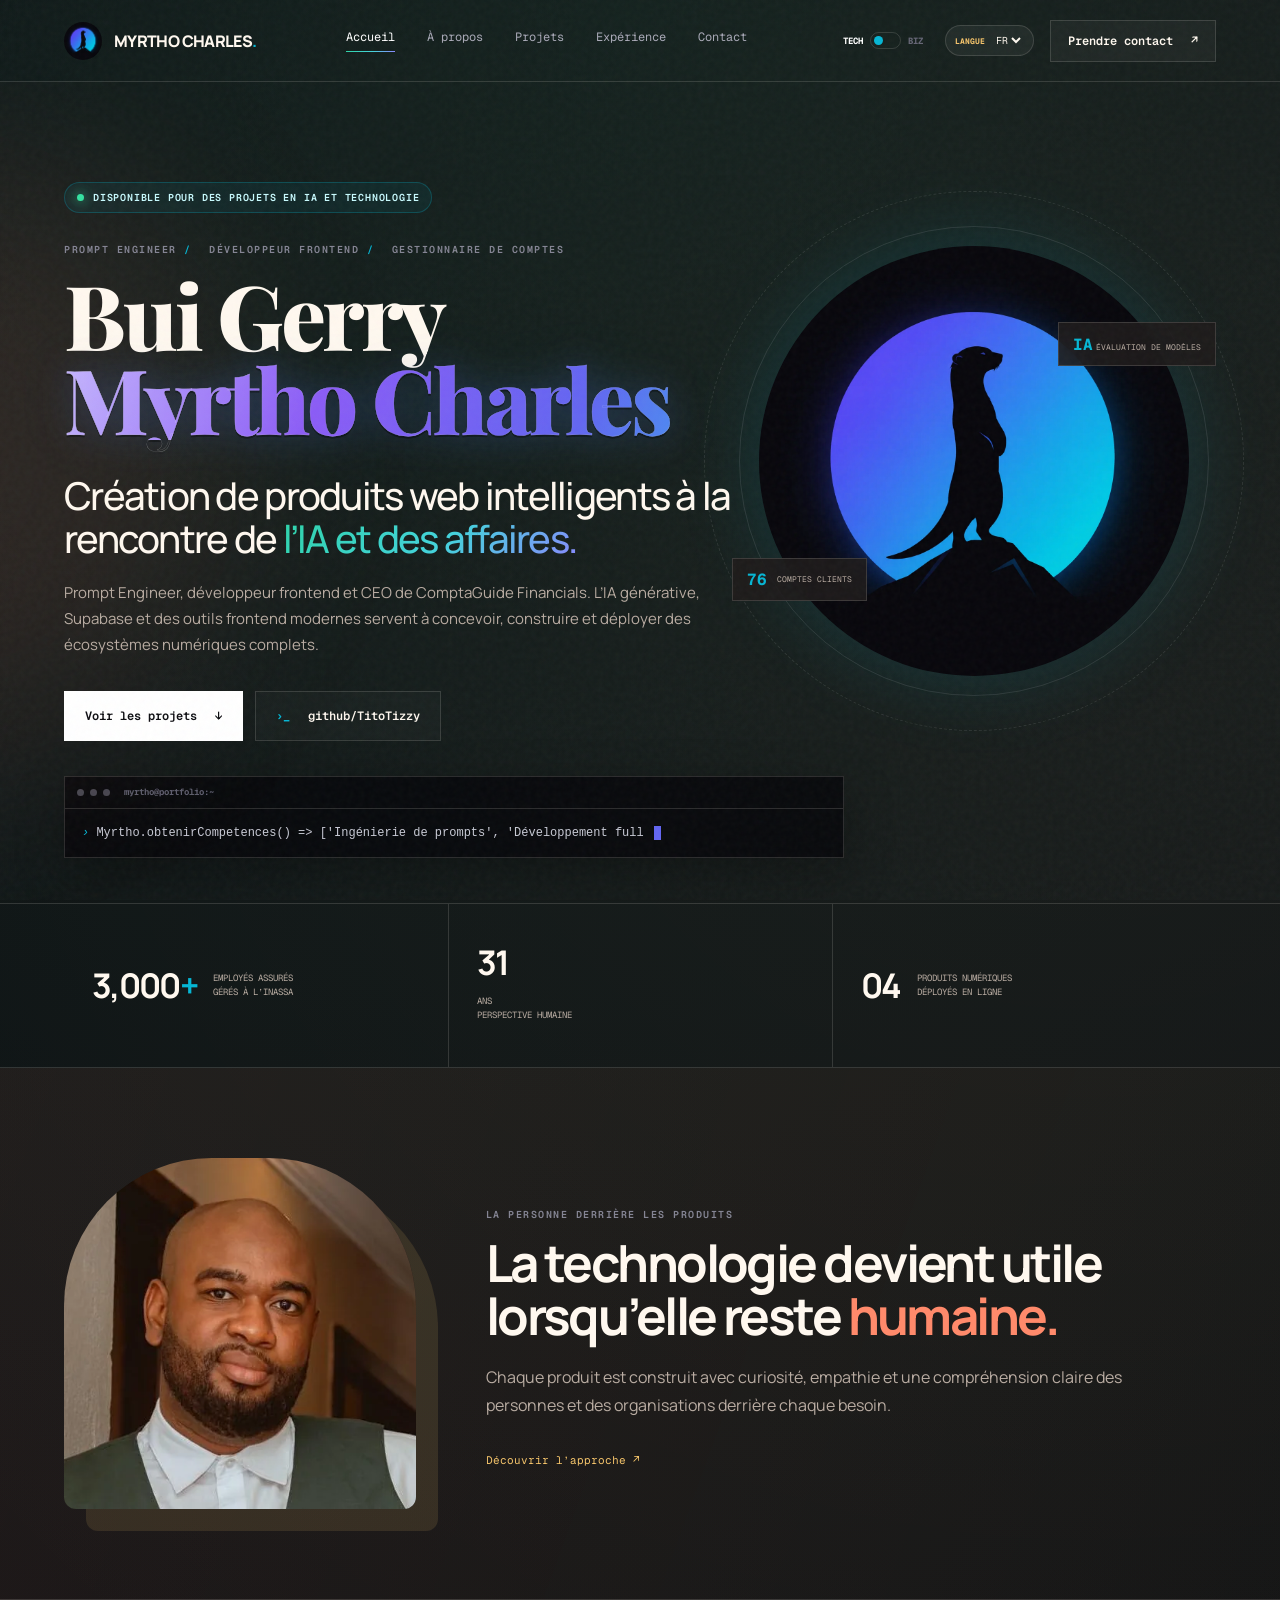
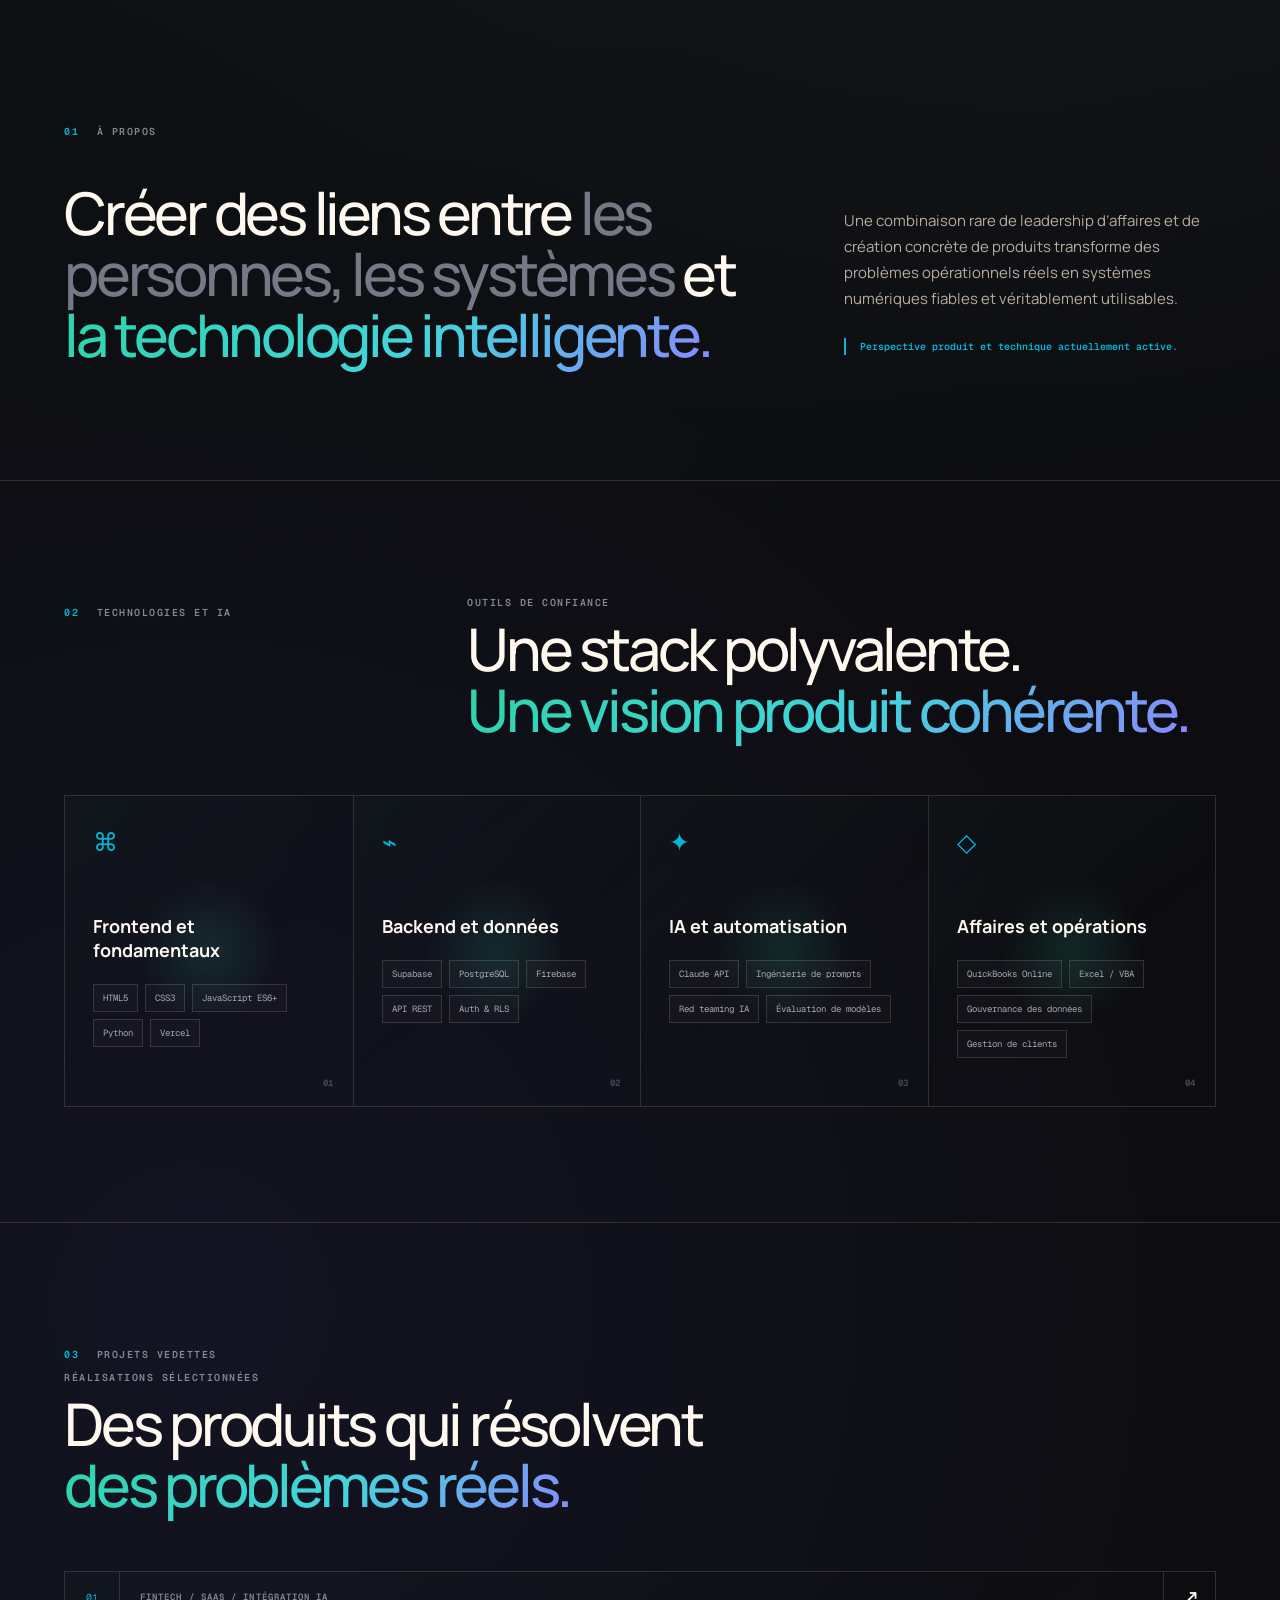
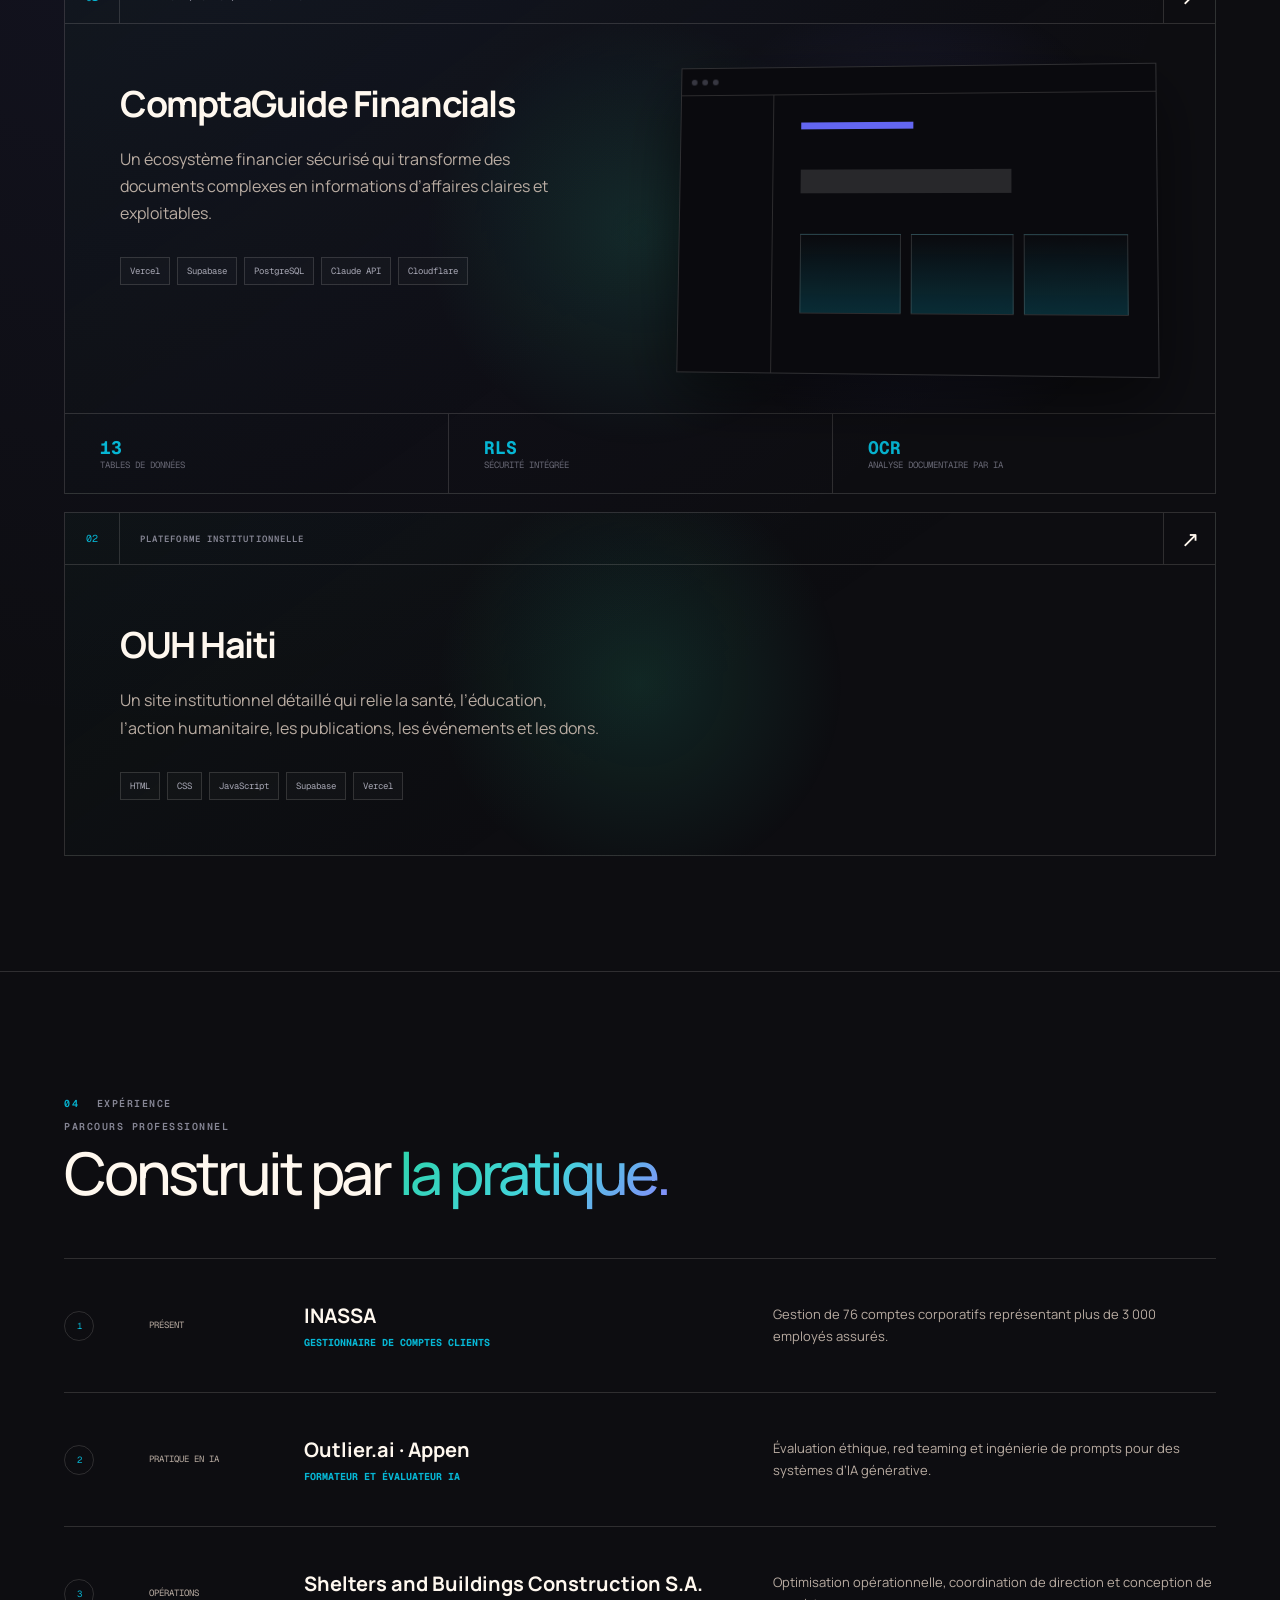
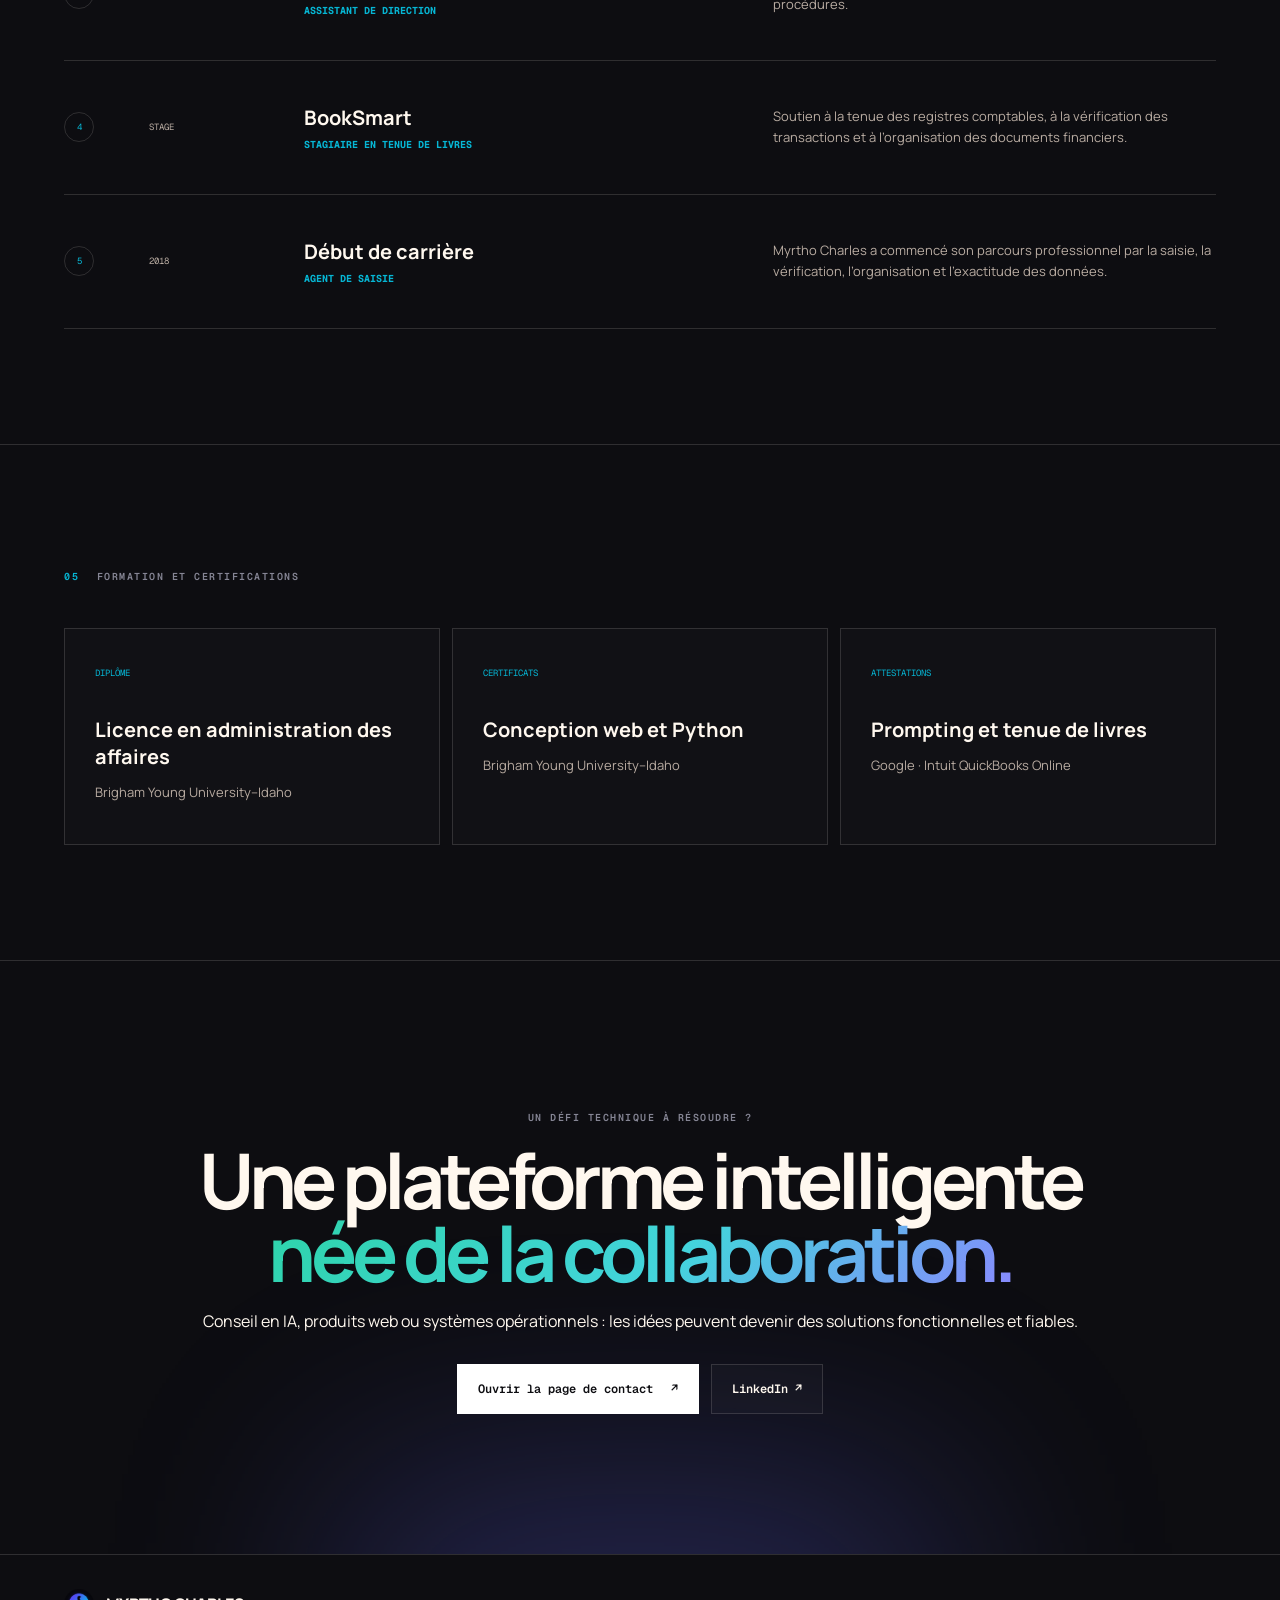
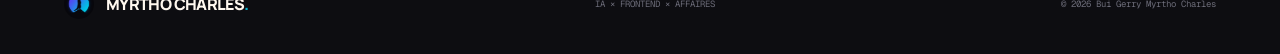
<file: index.html>
<!DOCTYPE html>
<html lang="fr">
<head>
  <meta charset="UTF-8">
  <meta name="viewport" content="width=device-width, initial-scale=1.0">
  <meta
    name="description"
    content="Portfolio de Myrtho Charles, Prompt Engineer, développeur frontend et gestionnaire de comptes."
  >

  <title>Myrtho Charles | Prompt Engineer et développeur frontend</title>
  <meta name="theme-color" content="#0d0d11">
  <link rel="canonical" href="https://titotizzy.github.io/Personnal-website/">
  <meta property="og:type" content="website">
  <meta property="og:title" content="Myrtho Charles | Prompt Engineer et développeur frontend">
  <meta property="og:description" content="Portfolio de Myrtho Charles, Prompt Engineer, développeur frontend et gestionnaire de comptes.">
  <meta property="og:image" content="https://titotizzy.github.io/Personnal-website/assets/images/otter-tech-logo.webp">
  <meta property="og:url" content="https://titotizzy.github.io/Personnal-website/">
  <meta name="twitter:card" content="summary_large_image">

  <script src="language-bootstrap.js"></script>
  <link rel="icon" href="assets/images/favicon.png">
  <link rel="apple-touch-icon" href="assets/images/apple-touch-icon.png">
  <link rel="manifest" href="site.webmanifest">
  <link rel="preconnect" href="https://fonts.googleapis.com">
  <link rel="preconnect" href="https://fonts.gstatic.com" crossorigin>
  <link
    href="https://fonts.googleapis.com/css2?family=Geist+Mono:wght@400;500;600;700&family=Manrope:wght@400;500;600;700;800&family=Playfair+Display:wght@700;800&display=swap"
    rel="stylesheet"
  >
  <link rel="stylesheet" href="styles.css?v=20260828-hero-fix">
  <script type="application/ld+json">
    {
      "@context": "https://schema.org",
      "@type": "Person",
      "name": "Bui Gerry Myrtho Charles",
      "alternateName": "Myrtho Charles",
      "jobTitle": "Prompt Engineer et développeur frontend",
      "url": "https://titotizzy.github.io/Personnal-website/",
      "image": "https://titotizzy.github.io/Personnal-website/assets/images/myrtho-resume-photo.webp",
      "sameAs": [
        "https://github.com/TitoTizzy",
        "https://www.linkedin.com/in/bui-gerry-myrtho-charles-59a916179"
      ],
      "knowsAbout": [
        "Prompt engineering",
        "Frontend development",
        "Supabase",
        "Financial technology",
        "Account management"
      ],
      "address": {
        "@type": "PostalAddress",
        "addressLocality": "Port-au-Prince",
        "addressCountry": "HT"
      }
    }
  </script>
</head>

<body class="tech-mode">
  <!-- Texture discrète placée au-dessus de l'arrière-plan. -->
  <div class="page-noise" aria-hidden="true"></div>

  <!-- =====================================================
       EN-TÊTE : logo, navigation et changement de mode
  ====================================================== -->
  <header class="site-header">
    <a class="brand" href="#home" aria-label="Retour à l'accueil">
      <img src="assets/images/otter-tech-logo.webp" alt="Logo en forme de loutre" width="38" height="38">
      <span>MYRTHO CHARLES<span class="accent">.</span></span>
    </a>

    <button
      class="menu-button"
      type="button"
      aria-label="Ouvrir le menu"
      aria-expanded="false"
    >
      ☰
    </button>

    <nav class="main-navigation" aria-label="Navigation principale">
      <a class="active" href="index.html">Accueil</a>
      <a href="about.html">À propos</a>
      <a href="projects.html">Projets</a>
      <a href="experience.html">Expérience</a>
      <a href="contact.html">Contact</a>
    </nav>

    <div class="header-actions">
      <button
        class="mode-toggle"
        type="button"
        aria-label="Basculer entre le profil technique et le profil business"
      >
        <span class="tech-label active">TECH</span>
        <i aria-hidden="true"></i>
        <span class="business-label">BIZ</span>
      </button>

      <!-- Sélecteur visible relié au service Google Traduction. -->
      <div class="language-control">
        <label for="language-selector">LANGUE</label>
        <select id="language-selector" aria-label="Choisir la langue du site">
          <option value="en">EN</option>
          <option value="fr" selected>FR</option>
          <option value="ht">KR</option>
          <option value="es">ES</option>
        </select>
        <div id="google-translate-element" aria-hidden="true"></div>
      </div>

      <a class="small-button" href="contact.html">
        Prendre contact
        <span>↗</span>
      </a>
    </div>
  </header>

  <main>
    <!-- =====================================================
         HERO : présentation principale et identité visuelle
    ====================================================== -->
    <section class="hero" id="home">
      <div class="hero-content">
        <div class="availability-badge tech-content mode-content">
          <i aria-hidden="true"></i>
          Disponible pour des projets en IA et technologie
        </div>

        <div class="availability-badge business-content mode-content">
          <i aria-hidden="true"></i>
          Disponible pour des mandats en stratégie et transformation
        </div>

        <p class="eyebrow tech-content mode-content">
          PROMPT ENGINEER
          <span>/</span>
          DÉVELOPPEUR FRONTEND
          <span>/</span>
          GESTIONNAIRE DE COMPTES
        </p>

        <p class="eyebrow business-content mode-content">
          CEO ET CRÉATEUR DE PRODUIT
          <span>/</span>
          GESTIONNAIRE DE COMPTES
          <span>/</span>
          STRATÉGIE NUMÉRIQUE
        </p>

        <h1>
          Bui Gerry
          <br>
          <span>Myrtho Charles</span>
        </h1>

        <h2 class="tech-content mode-content">
          Création de produits web intelligents à la rencontre de
          <em>l’IA et des affaires.</em>
        </h2>

        <h2 class="business-content mode-content">
          Transformation d’opérations complexes en résultats commerciaux
          <em>clairs et évolutifs.</em>
        </h2>

        <p class="hero-description tech-content mode-content">
          Prompt Engineer, développeur frontend et CEO de ComptaGuide Financials.
          L’IA générative, Supabase et des outils frontend modernes servent à concevoir,
          construire et déployer des écosystèmes numériques complets.
        </p>

        <p class="hero-description business-content mode-content">
          CEO de ComptaGuide Financials et gestionnaire de comptes corporatifs.
          La stratégie produit, l’optimisation des opérations et une lecture attentive
          des besoins clients servent à créer une croissance structurée et mesurable.
        </p>

        <div class="button-group">
          <a class="primary-button" href="projects.html">
            Voir les projets
            <span>↓</span>
          </a>

          <a
            class="secondary-button"
            href="https://github.com/TitoTizzy"
            target="_blank"
            rel="noreferrer"
          >
            <b>›_</b>
            github/TitoTizzy
          </a>
        </div>
      </div>

      <div class="hero-visual">
        <div class="orbit orbit-small" aria-hidden="true"></div>
        <div class="orbit orbit-large" aria-hidden="true"></div>

        <img
          src="assets/images/otter-tech-logo.webp"
          alt="Silhouette d'une loutre devant un disque néon"
          width="1254"
          height="1254"
          fetchpriority="high"
          decoding="async"
        >

        <div class="floating-card card-ai tech-content mode-content">
          <strong>IA</strong>
          <small>ÉVALUATION DE MODÈLES</small>
        </div>

        <div class="floating-card card-ai business-content mode-content">
          <strong>CEO</strong>
          <small>DIRECTION DE PRODUIT</small>
        </div>

        <div class="floating-card card-clients">
          <strong>76</strong>
          <small>COMPTES CLIENTS</small>
        </div>
      </div>

      <!-- Le texte de ce terminal est généré dans script.js. -->
      <div class="terminal">
        <div class="terminal-header">
          <span></span>
          <span></span>
          <span></span>
          <b>myrtho@portfolio:~</b>
        </div>

        <code>
          <i>›</i>
          <span id="typed-command"></span>
          <span class="cursor"></span>
        </code>
      </div>
    </section>

    <!-- =====================================================
         INDICATEURS : chiffres clés du profil
    ====================================================== -->
    <section class="metrics" aria-label="Chiffres clés">
      <article>
        <strong>3,000<span>+</span></strong>
        <p>Employés assurés<br>gérés à l’INASSA</p>
      </article>

      <article class="tech-content mode-content">
        <strong>31</strong>
        <p>Ans<br>perspective humaine</p>
      </article>

      <article class="business-content mode-content">
        <strong>2018</strong>
        <p>Début du parcours<br>professionnel</p>
      </article>

      <article>
        <strong>04</strong>
        <p>Produits numériques<br>déployés en ligne</p>
      </article>
    </section>

    <!-- Présentation plus humaine avec portrait et contexte professionnel. -->
    <section class="human-intro">
      <figure>
        <img src="assets/images/myrtho-resume-photo.webp" alt="Portrait professionnel de Bui Gerry Myrtho Charles" width="457" height="457" loading="lazy" decoding="async">
      </figure>
      <div>
        <p class="eyebrow">LA PERSONNE DERRIÈRE LES PRODUITS</p>
        <h2>La technologie devient utile<br>lorsqu’elle reste <em>humaine.</em></h2>
        <p>Chaque produit est construit avec curiosité, empathie et une compréhension claire des personnes et des organisations derrière chaque besoin.</p>
        <a href="about.html">Découvrir l’approche <span>↗</span></a>
      </div>
    </section>

    <!-- =====================================================
         À PROPOS : positionnement professionnel
    ====================================================== -->
    <section class="section about-section" id="about">
      <p class="section-number"><span>01</span> À PROPOS</p>

      <div class="about-grid">
        <h2>
          Créer des liens entre
          <span>les personnes, les systèmes</span>
          et <em>la technologie intelligente.</em>
        </h2>

        <div>
          <p>
            Une combinaison rare de leadership d’affaires et de création concrète de produits
            transforme des problèmes opérationnels réels en systèmes numériques fiables
            et véritablement utilisables.
          </p>

          <p class="mode-message tech-content">
            Perspective produit et technique actuellement active.
          </p>

          <p class="mode-message business-content">
            Perspective affaires et direction actuellement active.
          </p>
        </div>
      </div>
    </section>

    <!-- =====================================================
         COMPÉTENCES : technologies et outils professionnels
    ====================================================== -->
    <section class="section tech-content mode-content" id="stack">
      <div class="section-heading">
        <p class="section-number"><span>02</span> TECHNOLOGIES ET IA</p>

        <div>
          <p class="eyebrow">OUTILS DE CONFIANCE</p>
          <h2>Une stack polyvalente.<br><em>Une vision produit cohérente.</em></h2>
        </div>
      </div>

      <div class="skill-grid">
        <article class="skill-card">
          <span class="skill-icon">⌘</span>
          <h3>Frontend et fondamentaux</h3>
          <div class="tags">
            <span>HTML5</span>
            <span>CSS3</span>
            <span>JavaScript ES6+</span>
            <span>Python</span>
            <span>Vercel</span>
          </div>
          <b>01</b>
        </article>

        <article class="skill-card">
          <span class="skill-icon">⌁</span>
          <h3>Backend et données</h3>
          <div class="tags">
            <span>Supabase</span>
            <span>PostgreSQL</span>
            <span>Firebase</span>
            <span>API REST</span>
            <span>Auth & RLS</span>
          </div>
          <b>02</b>
        </article>

        <article class="skill-card">
          <span class="skill-icon">✦</span>
          <h3>IA et automatisation</h3>
          <div class="tags">
            <span>Claude API</span>
            <span>Ingénierie de prompts</span>
            <span>Red teaming IA</span>
            <span>Évaluation de modèles</span>
          </div>
          <b>03</b>
        </article>

        <article class="skill-card">
          <span class="skill-icon">◇</span>
          <h3>Affaires et opérations</h3>
          <div class="tags">
            <span>QuickBooks Online</span>
            <span>Excel / VBA</span>
            <span>Gouvernance des données</span>
            <span>Gestion de clients</span>
          </div>
          <b>04</b>
        </article>
      </div>
    </section>

    <!-- Le mode affaires présente des compétences orientées gestion et croissance. -->
    <section class="section business-content mode-content" id="business-expertise">
      <div class="section-heading">
        <p class="section-number"><span>02</span> LEADERSHIP ET AFFAIRES</p>
        <div><p class="eyebrow">CAPACITÉS STRATÉGIQUES</p><h2>Des décisions structurées.<br><em>Une valeur mesurable.</em></h2></div>
      </div>
      <div class="skill-grid business-grid">
        <article class="skill-card"><span class="skill-icon">◎</span><h3>Direction et stratégie</h3><p>Définition d’une vision produit, priorisation des initiatives et transformation d’objectifs en plans d’exécution.</p><div class="tags"><span>Leadership</span><span>Stratégie produit</span><span>Prise de décision</span></div><b>01</b></article>
        <article class="skill-card"><span class="skill-icon">↗</span><h3>Gestion de portefeuille</h3><p>Pilotage de 76 comptes corporatifs représentant plus de 3 000 employés assurés, avec une attention portée à la rétention et à la qualité de service.</p><div class="tags"><span>Relation client</span><span>Rétention</span><span>Comptes B2B</span></div><b>02</b></article>
        <article class="skill-card"><span class="skill-icon">◇</span><h3>Opérations et processus</h3><p>Clarification des responsabilités, documentation des procédures et amélioration de la coordination entre les parties prenantes.</p><div class="tags"><span>Optimisation</span><span>Procédures</span><span>Gouvernance</span></div><b>03</b></article>
        <article class="skill-card"><span class="skill-icon">$</span><h3>Finance et création de valeur</h3><p>Lecture des besoins financiers, structuration de services utiles et développement de ComptaGuide Financials comme offre orientée marché.</p><div class="tags"><span>Fintech</span><span>Modèle d’affaires</span><span>QuickBooks</span></div><b>04</b></article>
      </div>
    </section>

    <!-- =====================================================
         PROJETS : sélection de réalisations principales
    ====================================================== -->
    <section class="section" id="projects">
      <div class="section-heading tech-content mode-content">
        <p class="section-number"><span>03</span> PROJETS VEDETTES</p>

        <div>
          <p class="eyebrow">RÉALISATIONS SÉLECTIONNÉES</p>
          <h2>Des produits qui résolvent<br><em>des problèmes réels.</em></h2>
        </div>
      </div>

      <div class="section-heading business-content mode-content">
        <p class="section-number"><span>03</span> INITIATIVES D’AFFAIRES</p>
        <div><p class="eyebrow">VALEUR CRÉÉE</p><h2>Des initiatives alignées<br><em>sur des besoins de marché.</em></h2></div>
      </div>

      <div class="project-list">
        <article class="project-card">
          <div class="project-header">
            <span>01</span>
            <p>FINTECH / SAAS / INTÉGRATION IA</p>
            <a href="https://platform.comptaguide.com" target="_blank" rel="noreferrer">↗</a>
          </div>

          <div class="project-content">
            <div>
              <h3>ComptaGuide Financials</h3>
              <p class="tech-content mode-content">
                Un écosystème financier sécurisé qui transforme des documents complexes
                en informations d’affaires claires et exploitables.
              </p>
              <p class="business-content mode-content">Une offre fintech conçue pour réduire la complexité comptable, améliorer l’accès à l’information financière et soutenir de meilleures décisions d’affaires.</p>
              <div class="tags">
                <span>Vercel</span>
                <span>Supabase</span>
                <span>PostgreSQL</span>
                <span>Claude API</span>
                <span>Cloudflare</span>
              </div>
            </div>

            <div class="project-dashboard" aria-hidden="true">
              <div class="dashboard-window">
                <div class="dashboard-bar"><i></i><i></i><i></i></div>
                <div class="dashboard-body">
                  <aside></aside>
                  <div><span></span><strong></strong><i></i><i></i><i></i></div>
                </div>
              </div>
            </div>
          </div>

          <div class="project-stats">
            <div><strong>13</strong><span>Tables de données</span></div>
            <div><strong>RLS</strong><span>Sécurité intégrée</span></div>
            <div><strong>OCR</strong><span>Analyse documentaire par IA</span></div>
          </div>
        </article>

        <article class="project-card">
          <div class="project-header">
            <span>02</span>
            <p>PLATEFORME INSTITUTIONNELLE</p>
            <a href="https://www.ouhhaiti.org" target="_blank" rel="noreferrer">↗</a>
          </div>

          <div class="project-content compact-project">
            <div>
              <h3>OUH Haiti</h3>
              <p class="tech-content mode-content">
                Un site institutionnel détaillé qui relie la santé, l’éducation,
                l’action humanitaire, les publications, les événements et les dons.
              </p>
              <p class="business-content mode-content">Une présence institutionnelle qui renforce la crédibilité, centralise les programmes et facilite l’engagement des partenaires, donateurs et bénéficiaires.</p>
              <div class="tags">
                <span>HTML</span>
                <span>CSS</span>
                <span>JavaScript</span>
                <span>Supabase</span>
                <span>Vercel</span>
              </div>
            </div>
          </div>
        </article>
      </div>
    </section>

    <!-- =====================================================
         EXPÉRIENCE : parcours professionnel sous forme de ligne du temps
    ====================================================== -->
    <section class="section" id="experience">
      <div class="section-heading tech-content mode-content">
        <p class="section-number"><span>04</span> EXPÉRIENCE</p>

        <div>
          <p class="eyebrow">PARCOURS PROFESSIONNEL</p>
          <h2>Construit par <em>la pratique.</em></h2>
        </div>
      </div>

      <div class="section-heading business-content mode-content">
        <p class="section-number"><span>04</span> PARCOURS D’AFFAIRES</p>
        <div><p class="eyebrow">RESPONSABILITÉS ET IMPACT</p><h2>Une expérience guidée par<br><em>les résultats et les relations.</em></h2></div>
      </div>

      <div class="timeline tech-content mode-content">
        <article>
          <span class="timeline-number">1</span>
          <p>Présent</p>
          <div><h3>INASSA</h3><h4>Gestionnaire de comptes clients</h4></div>
          <p>Gestion de 76 comptes corporatifs représentant plus de 3 000 employés assurés.</p>
        </article>

        <article>
          <span class="timeline-number">2</span>
          <p>Pratique en IA</p>
          <div><h3>Outlier.ai · Appen</h3><h4>Formateur et évaluateur IA</h4></div>
          <p>Évaluation éthique, red teaming et ingénierie de prompts pour des systèmes d’IA générative.</p>
        </article>

        <article>
          <span class="timeline-number">3</span>
          <p>Opérations</p>
          <div><h3>Shelters and Buildings Construction S.A.</h3><h4>Assistant de direction</h4></div>
          <p>Optimisation opérationnelle, coordination de direction et conception de procédures.</p>
        </article>

        <article>
          <span class="timeline-number">4</span>
          <p>Stage</p>
          <div><h3>BookSmart</h3><h4>Stagiaire en tenue de livres</h4></div>
          <p>Soutien à la tenue des registres comptables, à la vérification des transactions et à l’organisation des documents financiers.</p>
        </article>

        <article>
          <span class="timeline-number">5</span>
          <p>2018</p>
          <div><h3>Début de carrière</h3><h4>Agent de saisie</h4></div>
          <p>Myrtho Charles a commencé son parcours professionnel par la saisie, la vérification, l’organisation et l’exactitude des données.</p>
        </article>
      </div>

      <div class="timeline business-content mode-content">
        <article><span class="timeline-number">1</span><p>Direction</p><div><h3>ComptaGuide Financials</h3><h4>CEO et créateur de produit</h4></div><p>Positionnement de l’offre, compréhension du marché et coordination de la création d’un service financier accessible.</p></article>
        <article><span class="timeline-number">2</span><p>Portefeuille B2B</p><div><h3>INASSA</h3><h4>Gestionnaire de comptes clients</h4></div><p>Gestion de 76 relations corporatives, suivi de la qualité de service et coordination pour plus de 3 000 employés assurés.</p></article>
        <article><span class="timeline-number">3</span><p>Opérations</p><div><h3>Shelters and Buildings Construction S.A.</h3><h4>Assistant de direction</h4></div><p>Soutien exécutif, formalisation des procédures et amélioration de la circulation de l’information opérationnelle.</p></article>
        <article><span class="timeline-number">4</span><p>Finance</p><div><h3>BookSmart</h3><h4>Stage en tenue de livres</h4></div><p>Organisation des transactions et des documents financiers afin de soutenir une information comptable fiable.</p></article>
      </div>
    </section>

    <!-- =====================================================
         FORMATION : diplômes et certifications
    ====================================================== -->
    <section class="section education-section">
      <p class="section-number"><span>05</span> FORMATION ET CERTIFICATIONS</p>

      <div class="education-grid">
        <article><span>DIPLÔME</span><h3>Licence en administration des affaires</h3><p>Brigham Young University–Idaho</p></article>
        <article><span>CERTIFICATS</span><h3>Conception web et Python</h3><p>Brigham Young University–Idaho</p></article>
        <article><span>ATTESTATIONS</span><h3>Prompting et tenue de livres</h3><p>Google · Intuit QuickBooks Online</p></article>
      </div>
    </section>

    <!-- =====================================================
         CONTACT : appel final à la collaboration
    ====================================================== -->
    <section class="contact-section" id="contact">
      <div class="contact-glow" aria-hidden="true"></div>
      <div class="tech-content mode-content"><p class="eyebrow">UN DÉFI TECHNIQUE À RÉSOUDRE ?</p><h2>Une plateforme intelligente<br><em>née de la collaboration.</em></h2><p>
        Conseil en IA, produits web ou systèmes opérationnels : les idées peuvent devenir
        des solutions fonctionnelles et fiables.
      </p></div>
      <div class="business-content mode-content"><p class="eyebrow">UN OBJECTIF D’AFFAIRES À ATTEINDRE ?</p><h2>Une stratégie claire.<br><em>Une exécution responsable.</em></h2><p>Direction de produit, amélioration des opérations ou gestion de la relation client : chaque mandat commence par la valeur à créer.</p></div>

      <div class="button-group">
        <a class="primary-button" href="contact.html">
          Ouvrir la page de contact
          <span>↗</span>
        </a>
        <a
          class="secondary-button"
          href="https://www.linkedin.com/in/bui-gerry-myrtho-charles-59a916179"
          target="_blank"
          rel="noreferrer"
        >
          LinkedIn ↗
        </a>
      </div>
    </section>
  </main>

  <!-- =====================================================
       PIED DE PAGE : identité et copyright automatique
  ====================================================== -->
  <footer class="site-footer">
    <a class="brand" href="#home">
      <img src="assets/images/otter-tech-logo.webp" alt="" width="38" height="38" loading="lazy" decoding="async">
      <span>MYRTHO CHARLES<span class="accent">.</span></span>
    </a>
    <p>IA × FRONTEND × AFFAIRES</p>
    <p>© <span id="current-year"></span> Bui Gerry Myrtho Charles</p>
  </footer>

  <script src="script.js"></script>
</body>
</html>
</file>
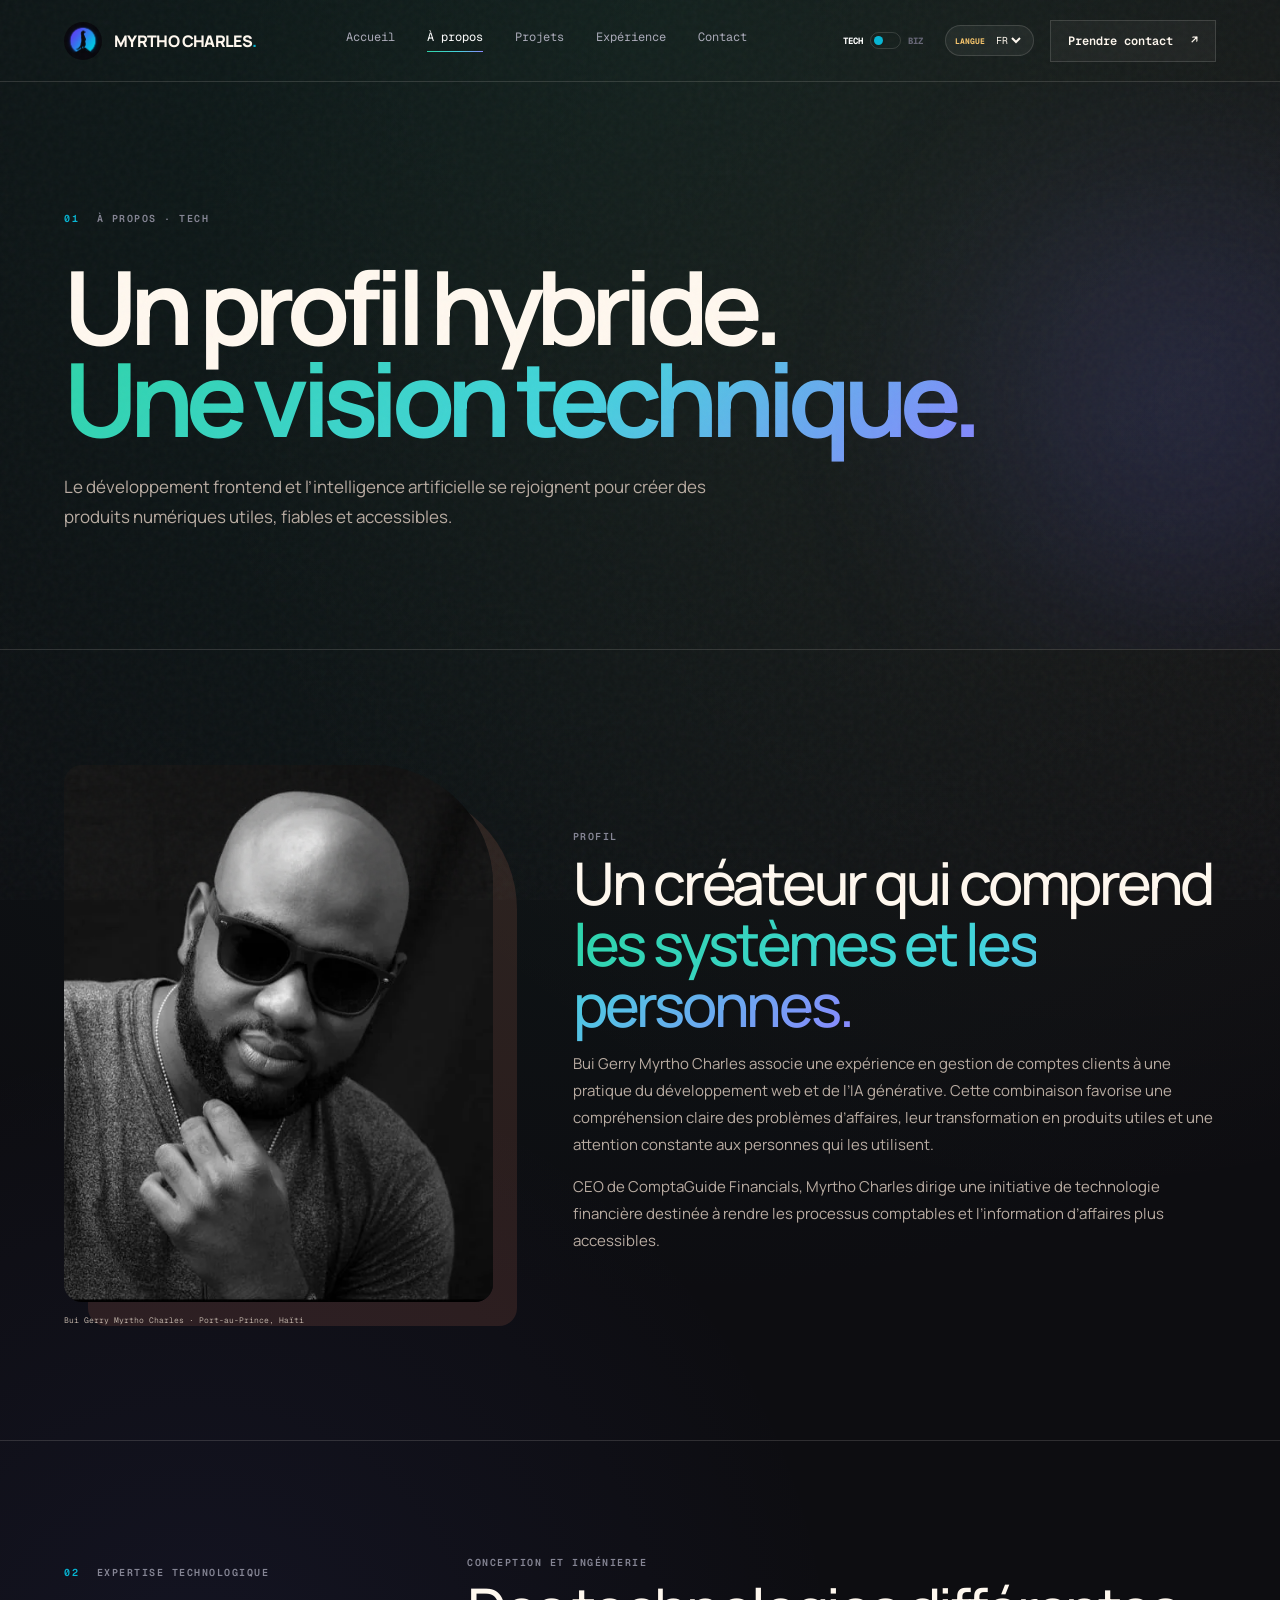
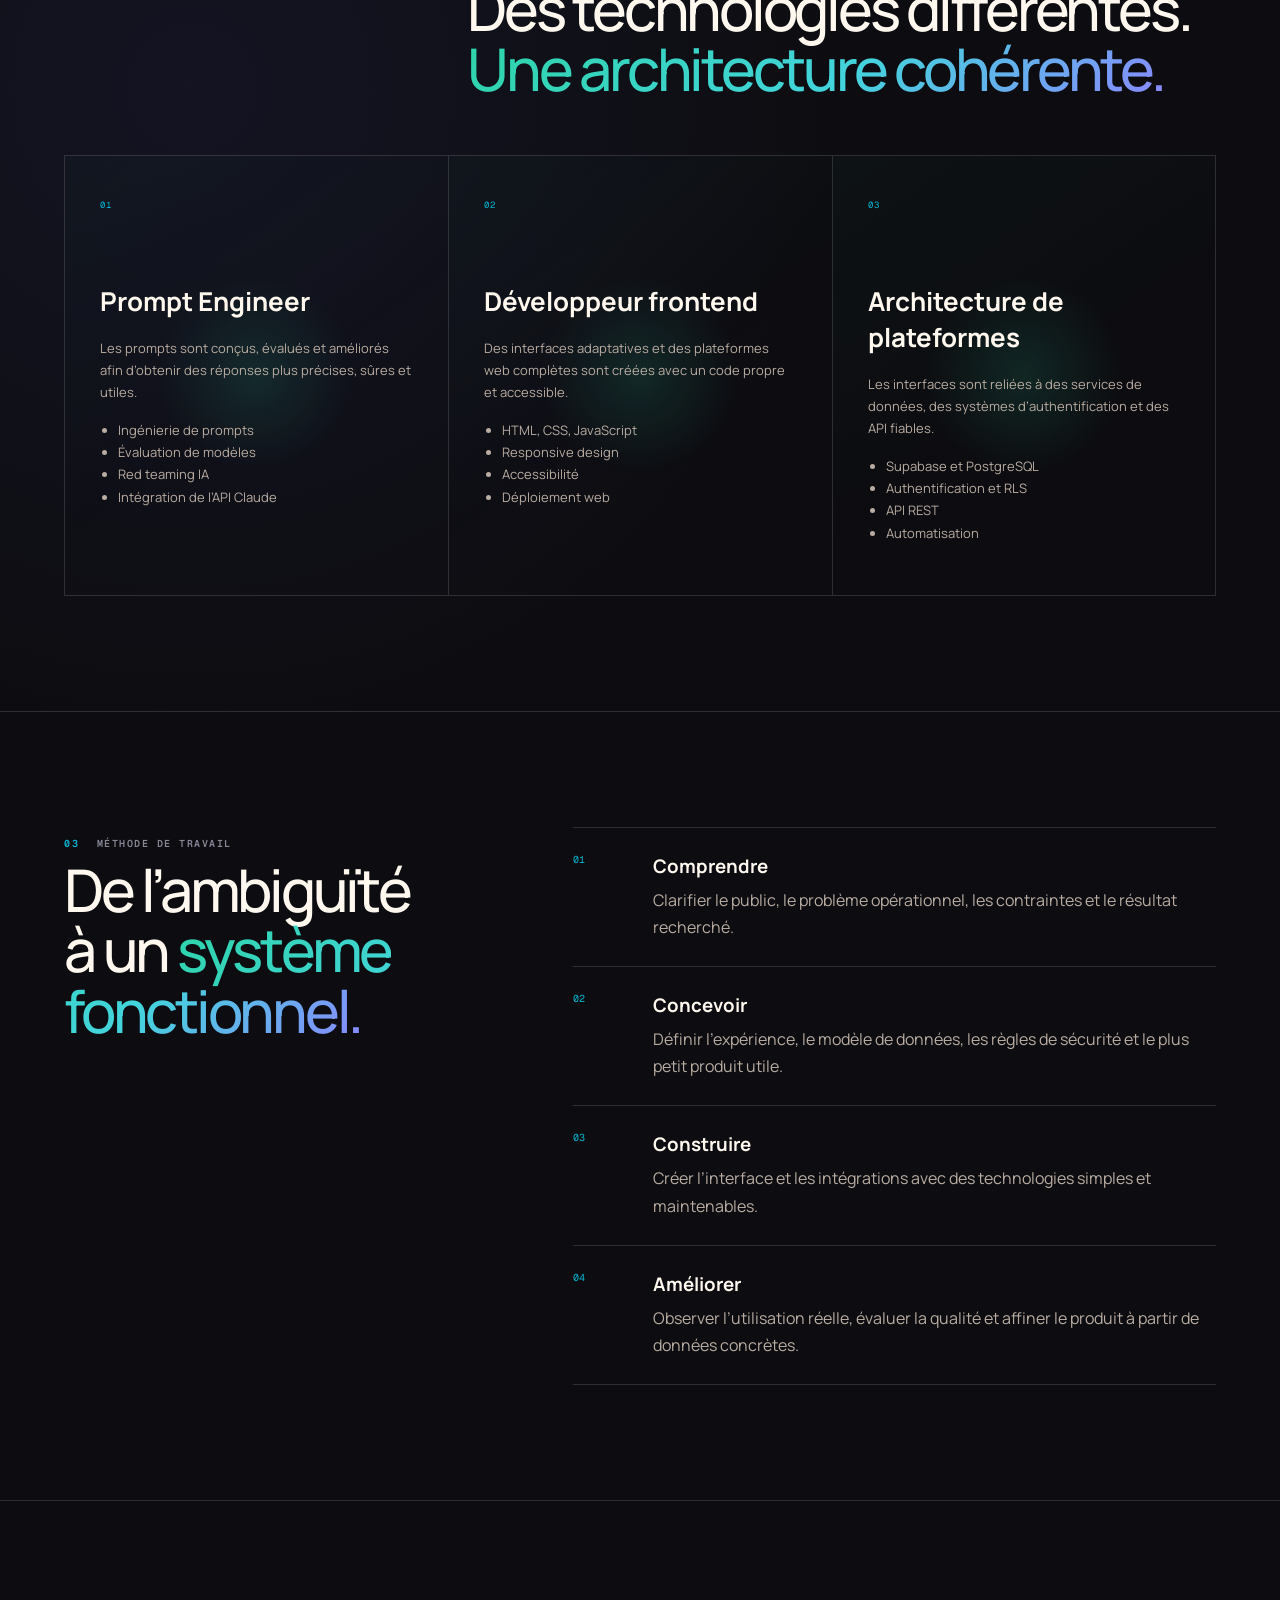
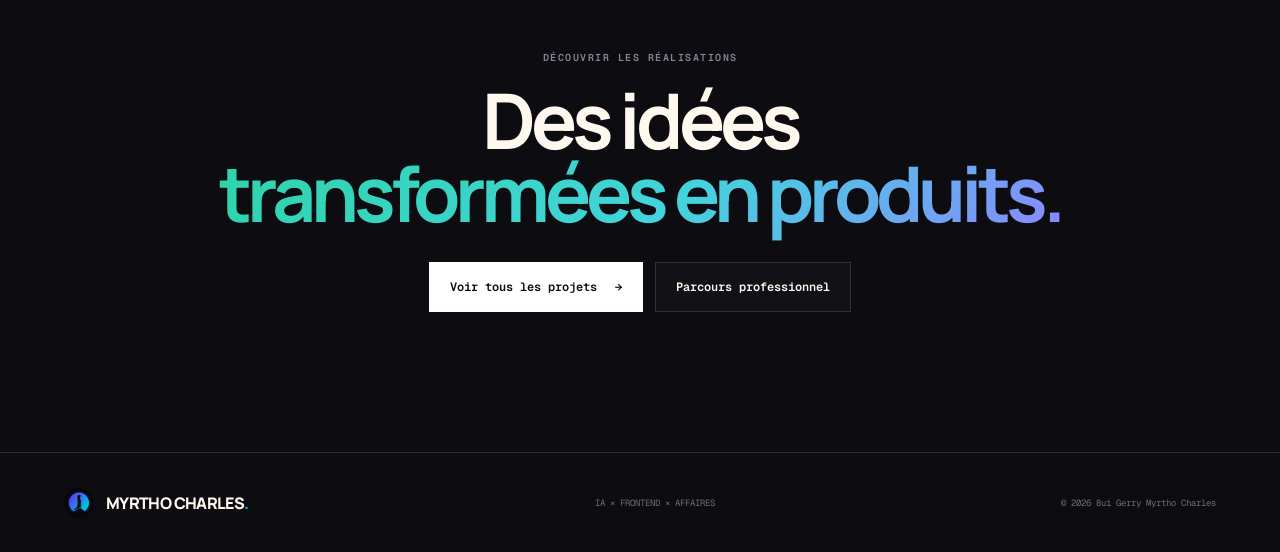
<file: about.html>
<!DOCTYPE html>
<html lang="fr">
<head>
  <meta charset="UTF-8">
  <meta name="viewport" content="width=device-width, initial-scale=1.0">
  <meta name="description" content="Découvrez le profil hybride de Myrtho Charles entre intelligence artificielle, développement frontend et gestion de comptes.">
  <title>À propos | Myrtho Charles</title>
  <meta name="theme-color" content="#0d0d11">
  <link rel="canonical" href="https://titotizzy.github.io/Personnal-website/about.html">
  <meta property="og:type" content="profile">
  <meta property="og:title" content="À propos | Myrtho Charles">
  <meta property="og:description" content="Découvrez le profil hybride de Myrtho Charles entre intelligence artificielle, développement frontend et gestion de comptes.">
  <meta property="og:image" content="https://titotizzy.github.io/Personnal-website/assets/images/tito-old.webp">
  <meta property="og:url" content="https://titotizzy.github.io/Personnal-website/about.html">
  <meta name="twitter:card" content="summary_large_image">
  <script src="language-bootstrap.js"></script>
  <link rel="icon" href="assets/images/favicon.png">
  <link rel="apple-touch-icon" href="assets/images/apple-touch-icon.png">
  <link rel="manifest" href="site.webmanifest">
  <link rel="preconnect" href="https://fonts.googleapis.com">
  <link rel="preconnect" href="https://fonts.gstatic.com" crossorigin>
  <link href="https://fonts.googleapis.com/css2?family=Geist+Mono:wght@400;500;600;700&family=Manrope:wght@400;500;600;700;800&display=swap" rel="stylesheet">
  <link rel="stylesheet" href="styles.css?v=20260828-hero-fix">
</head>
<body class="tech-mode">
  <div class="page-noise" aria-hidden="true"></div>

  <!-- En-tête commun à toutes les pages. -->
  <header class="site-header">
    <a class="brand" href="index.html"><img src="assets/images/otter-tech-logo.webp" alt="Logo en forme de loutre" width="38" height="38"><span>MYRTHO CHARLES<span class="accent">.</span></span></a>
    <button class="menu-button" type="button" aria-label="Ouvrir le menu" aria-expanded="false">☰</button>
    <nav class="main-navigation" aria-label="Navigation principale">
      <a href="index.html">Accueil</a>
      <a class="active" href="about.html">À propos</a>
      <a href="projects.html">Projets</a>
      <a href="experience.html">Expérience</a>
      <a href="contact.html">Contact</a>
    </nav>
    <div class="header-actions">
      <button class="mode-toggle" type="button" aria-label="Changer de perspective"><span class="tech-label active">TECH</span><i aria-hidden="true"></i><span class="business-label">BIZ</span></button>
      <div class="language-control"><label for="language-selector">LANGUE</label><select id="language-selector" aria-label="Choisir la langue du site"><option value="en">EN</option><option value="fr" selected>FR</option><option value="ht">KR</option><option value="es">ES</option></select><div id="google-translate-element" aria-hidden="true"></div></div>
      <a class="small-button" href="contact.html">Prendre contact <span>↗</span></a>
    </div>
  </header>

  <main>
    <!-- Introduction de la page. -->
    <section class="inner-hero">
      <div class="tech-content mode-content"><p class="section-number"><span>01</span> À PROPOS · TECH</p><h1>Un profil hybride.<br><em>Une vision technique.</em></h1><p>Le développement frontend et l’intelligence artificielle se rejoignent pour créer des produits numériques utiles, fiables et accessibles.</p></div>
      <div class="business-content mode-content"><p class="section-number"><span>01</span> À PROPOS · AFFAIRES</p><h1>Un leadership humain.<br><em>Une vision stratégique.</em></h1><p>La gestion de comptes, la direction de produit et l’expérience client se rejoignent pour transformer les besoins en résultats durables.</p></div>
    </section>

    <!-- Présentation personnelle détaillée. -->
    <section class="section profile-section">
      <figure class="profile-photo">
        <img src="assets/images/tito-old.webp" alt="Portrait de Bui Gerry Myrtho Charles" width="500" height="626" loading="lazy" decoding="async">
        <figcaption>Bui Gerry Myrtho Charles · Port-au-Prince, Haïti</figcaption>
      </figure>
      <div class="profile-copy">
        <p class="eyebrow">PROFIL</p>
        <h2>Un créateur qui comprend <em>les systèmes et les personnes.</em></h2>
        <p>Bui Gerry Myrtho Charles associe une expérience en gestion de comptes clients à une pratique du développement web et de l’IA générative. Cette combinaison favorise une compréhension claire des problèmes d’affaires, leur transformation en produits utiles et une attention constante aux personnes qui les utilisent.</p>
        <p>CEO de ComptaGuide Financials, Myrtho Charles dirige une initiative de technologie financière destinée à rendre les processus comptables et l’information d’affaires plus accessibles.</p>
      </div>
    </section>

    <!-- Les trois axes qui structurent le profil. -->
    <section class="section">
      <div class="tech-content mode-content"><div class="section-heading"><p class="section-number"><span>02</span> EXPERTISE TECHNOLOGIQUE</p><div><p class="eyebrow">CONCEPTION ET INGÉNIERIE</p><h2>Des technologies différentes.<br><em>Une architecture cohérente.</em></h2></div></div><div class="detail-grid"><article><span>01</span><h3>Prompt Engineer</h3><p>Les prompts sont conçus, évalués et améliorés afin d’obtenir des réponses plus précises, sûres et utiles.</p><ul><li>Ingénierie de prompts</li><li>Évaluation de modèles</li><li>Red teaming IA</li><li>Intégration de l’API Claude</li></ul></article><article><span>02</span><h3>Développeur frontend</h3><p>Des interfaces adaptatives et des plateformes web complètes sont créées avec un code propre et accessible.</p><ul><li>HTML, CSS, JavaScript</li><li>Responsive design</li><li>Accessibilité</li><li>Déploiement web</li></ul></article><article><span>03</span><h3>Architecture de plateformes</h3><p>Les interfaces sont reliées à des services de données, des systèmes d’authentification et des API fiables.</p><ul><li>Supabase et PostgreSQL</li><li>Authentification et RLS</li><li>API REST</li><li>Automatisation</li></ul></article></div></div>
      <div class="business-content mode-content"><div class="section-heading"><p class="section-number"><span>02</span> EXPERTISE D’AFFAIRES</p><div><p class="eyebrow">DIRECTION ET PERFORMANCE</p><h2>Des responsabilités différentes.<br><em>Une valeur durable.</em></h2></div></div><div class="detail-grid"><article><span>01</span><h3>Leadership produit</h3><p>Les besoins du marché sont traduits en proposition de valeur, priorités et feuille de route réaliste.</p><ul><li>Vision stratégique</li><li>Positionnement</li><li>Priorisation</li><li>Exécution</li></ul></article><article><span>02</span><h3>Gestion de comptes B2B</h3><p>Les relations corporatives sont gérées autour de la confiance, de la rétention et de la qualité de service.</p><ul><li>76 comptes corporatifs</li><li>Plus de 3 000 employés assurés</li><li>Rétention client</li><li>Coordination</li></ul></article><article><span>03</span><h3>Excellence opérationnelle</h3><p>Les processus sont clarifiés pour réduire les frictions, améliorer le suivi et soutenir des décisions responsables.</p><ul><li>Optimisation des processus</li><li>Documentation</li><li>Indicateurs de performance</li><li>Gouvernance</li></ul></article></div></div>
    </section>

    <!-- Méthode de travail. -->
    <section class="section process-section">
      <div><p class="section-number"><span>03</span> MÉTHODE DE TRAVAIL</p><h2>De l’ambiguïté<br>à un <em>système fonctionnel.</em></h2></div>
      <ol class="process-list">
        <li><span>01</span><div><h3>Comprendre</h3><p>Clarifier le public, le problème opérationnel, les contraintes et le résultat recherché.</p></div></li>
        <li><span>02</span><div><h3>Concevoir</h3><p>Définir l’expérience, le modèle de données, les règles de sécurité et le plus petit produit utile.</p></div></li>
        <li><span>03</span><div><h3>Construire</h3><p>Créer l’interface et les intégrations avec des technologies simples et maintenables.</p></div></li>
        <li><span>04</span><div><h3>Améliorer</h3><p>Observer l’utilisation réelle, évaluer la qualité et affiner le produit à partir de données concrètes.</p></div></li>
      </ol>
    </section>

    <section class="contact-section"><p class="eyebrow">DÉCOUVRIR LES RÉALISATIONS</p><h2>Des idées<br><em>transformées en produits.</em></h2><div class="button-group"><a class="primary-button" href="projects.html">Voir tous les projets <span>→</span></a><a class="secondary-button" href="experience.html">Parcours professionnel</a></div></section>
  </main>

  <footer class="site-footer"><a class="brand" href="index.html"><img src="assets/images/otter-tech-logo.webp" alt="" width="38" height="38" loading="lazy" decoding="async"><span>MYRTHO CHARLES<span class="accent">.</span></span></a><p>IA × FRONTEND × AFFAIRES</p><p>© <span id="current-year"></span> Bui Gerry Myrtho Charles</p></footer>
  <script src="script.js"></script>
</body>
</html>
</file>
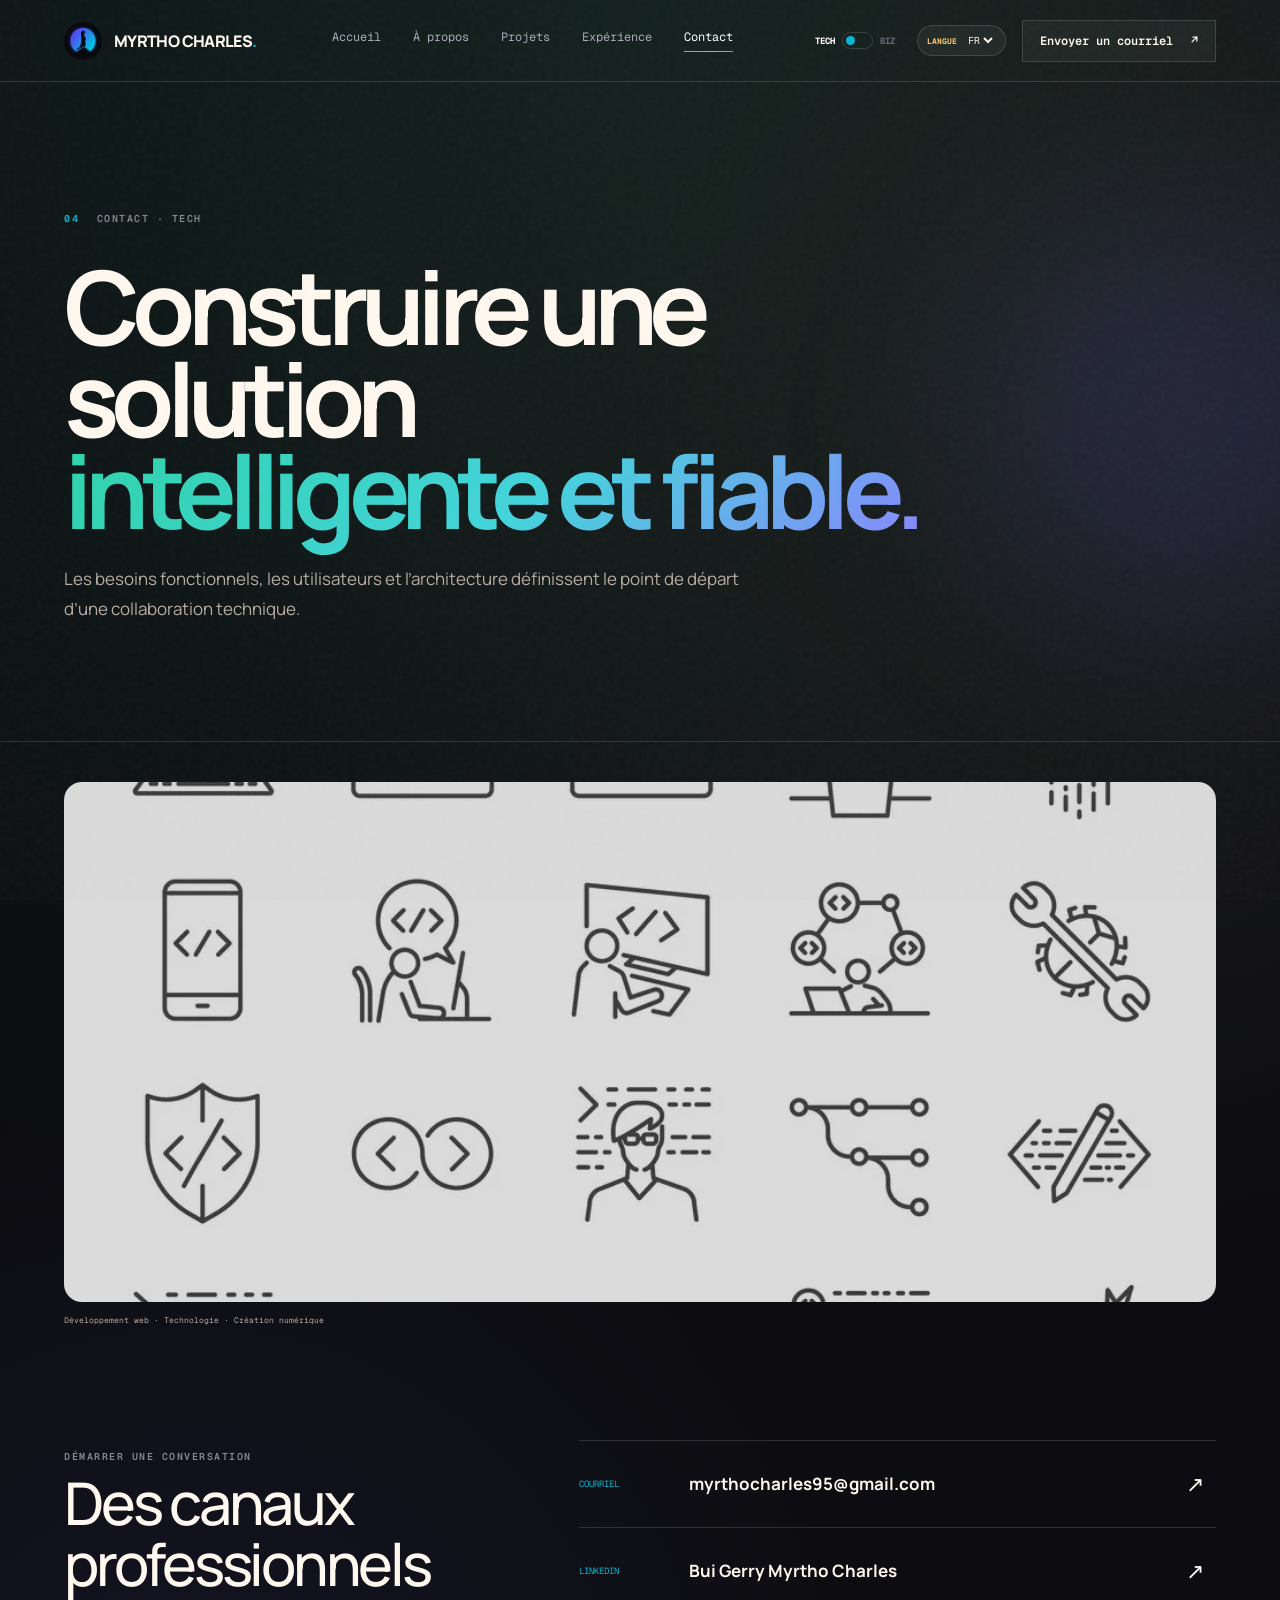
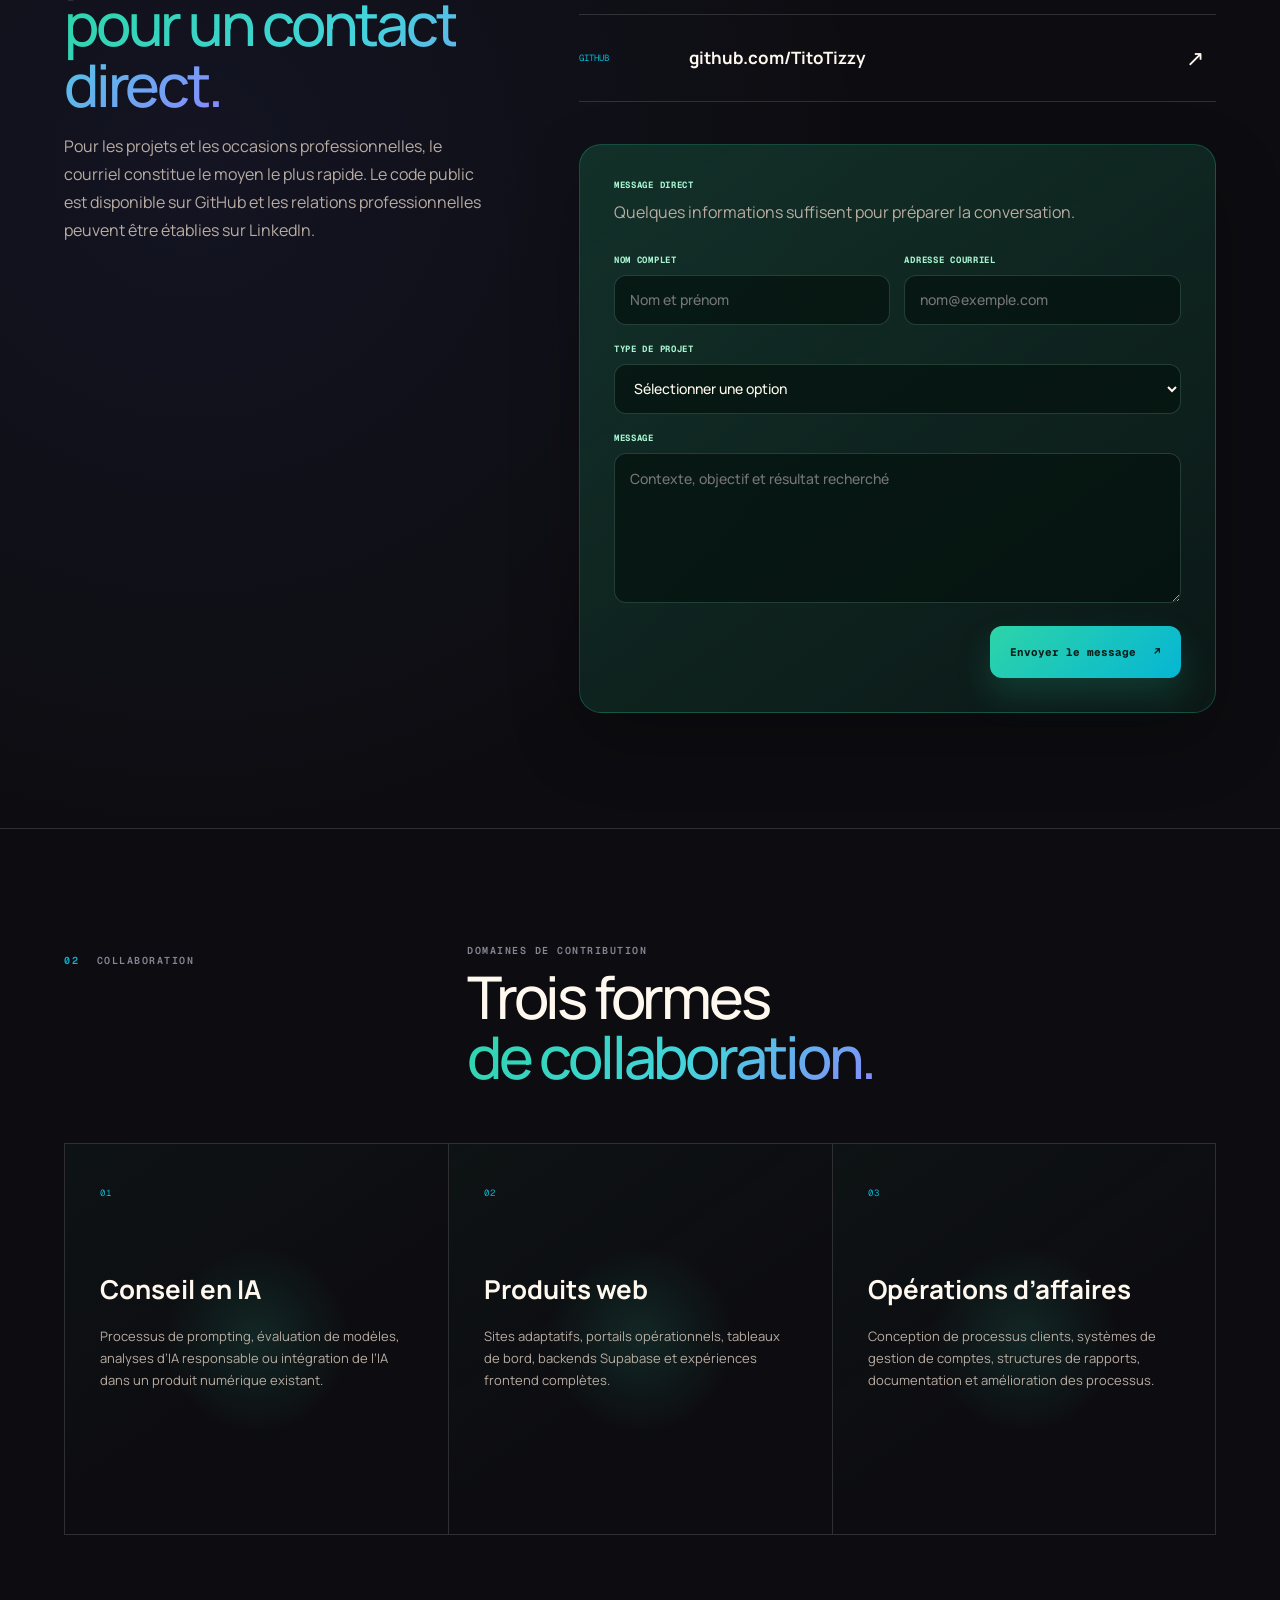
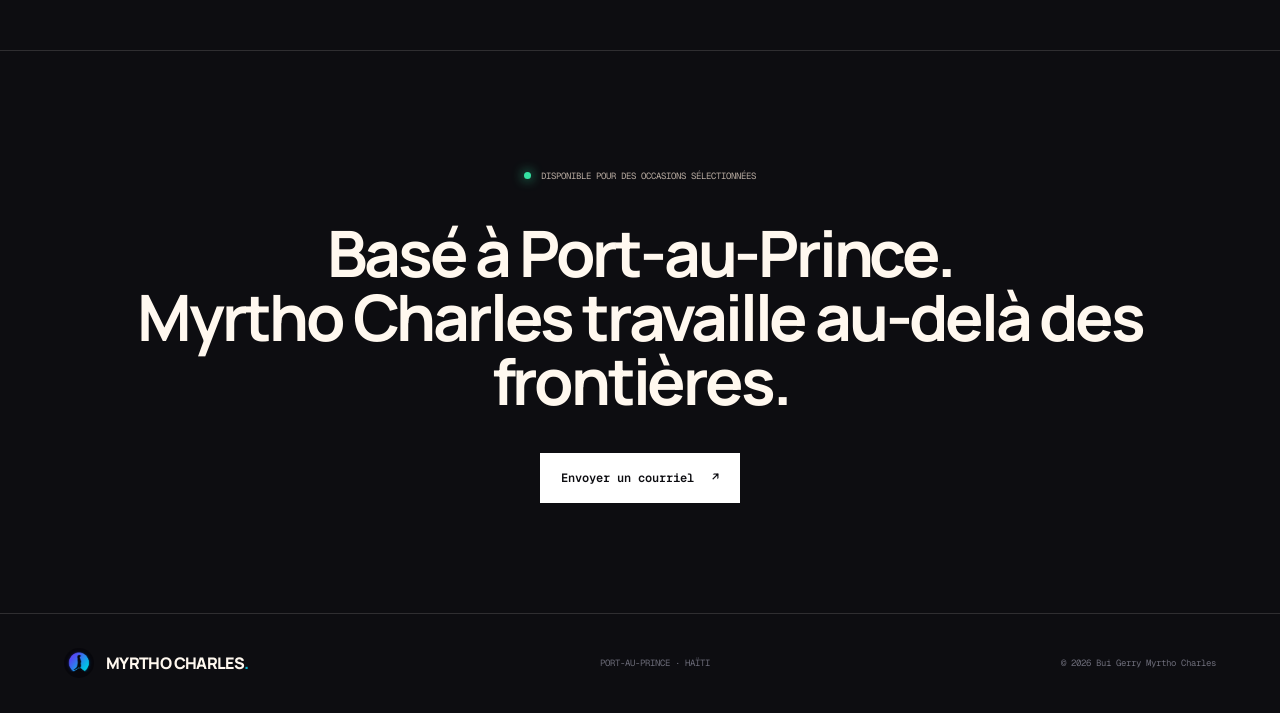
<file: contact.html>
<!DOCTYPE html>
<html lang="fr">
<head>
  <meta charset="UTF-8">
  <meta name="viewport" content="width=device-width, initial-scale=1.0">
  <meta name="description" content="Contactez Myrtho Charles pour un projet web, une collaboration en IA ou une opportunité professionnelle.">
  <title>Contact | Myrtho Charles</title>
  <meta name="theme-color" content="#0d0d11">
  <link rel="canonical" href="https://titotizzy.github.io/Personnal-website/contact.html">
  <meta property="og:type" content="website">
  <meta property="og:title" content="Contact | Myrtho Charles">
  <meta property="og:description" content="Contactez Myrtho Charles pour un projet web, une collaboration en IA ou une opportunité professionnelle.">
  <meta property="og:image" content="https://titotizzy.github.io/Personnal-website/assets/images/developer-old.webp">
  <meta property="og:url" content="https://titotizzy.github.io/Personnal-website/contact.html">
  <meta name="twitter:card" content="summary_large_image">
  <script src="language-bootstrap.js"></script>
  <link rel="icon" href="assets/images/favicon.png">
  <link rel="apple-touch-icon" href="assets/images/apple-touch-icon.png">
  <link rel="manifest" href="site.webmanifest">
  <link rel="preconnect" href="https://fonts.googleapis.com">
  <link rel="preconnect" href="https://fonts.gstatic.com" crossorigin>
  <link href="https://fonts.googleapis.com/css2?family=Geist+Mono:wght@400;500;600;700&family=Manrope:wght@400;500;600;700;800&display=swap" rel="stylesheet">
  <link rel="stylesheet" href="styles.css?v=20260828-hero-fix">
</head>
<body class="tech-mode">
  <div class="page-noise" aria-hidden="true"></div>
  <header class="site-header">
    <a class="brand" href="index.html"><img src="assets/images/otter-tech-logo.webp" alt="Logo en forme de loutre" width="38" height="38"><span>MYRTHO CHARLES<span class="accent">.</span></span></a>
    <button class="menu-button" type="button" aria-label="Ouvrir le menu" aria-expanded="false">☰</button>
    <nav class="main-navigation" aria-label="Navigation principale"><a href="index.html">Accueil</a><a href="about.html">À propos</a><a href="projects.html">Projets</a><a href="experience.html">Expérience</a><a class="active" href="contact.html">Contact</a></nav>
    <div class="header-actions"><button class="mode-toggle" type="button" aria-label="Changer de perspective"><span class="tech-label active">TECH</span><i aria-hidden="true"></i><span class="business-label">BIZ</span></button><div class="language-control"><label for="language-selector">LANGUE</label><select id="language-selector" aria-label="Choisir la langue du site"><option value="en">EN</option><option value="fr" selected>FR</option><option value="ht">KR</option><option value="es">ES</option></select><div id="google-translate-element" aria-hidden="true"></div></div><a class="small-button" href="mailto:myrthocharles95@gmail.com">Envoyer un courriel <span>↗</span></a></div>
  </header>

  <main>
    <section class="inner-hero contact-hero"><div class="tech-content mode-content"><p class="section-number"><span>04</span> CONTACT · TECH</p><h1>Construire une solution<br><em>intelligente et fiable.</em></h1><p>Les besoins fonctionnels, les utilisateurs et l’architecture définissent le point de départ d’une collaboration technique.</p></div><div class="business-content mode-content"><p class="section-number"><span>04</span> CONTACT · AFFAIRES</p><h1>Transformer un objectif<br><em>en résultat concret.</em></h1><p>Le défi opérationnel, la clientèle et la valeur recherchée définissent le point de départ d’un mandat d’affaires.</p></div></section>

    <figure class="location-photo">
      <img src="assets/images/developer-old.webp" alt="Illustration du développement web et de la programmation" width="1000" height="737" loading="lazy" decoding="async">
      <figcaption>Développement web · Technologie · Création numérique</figcaption>
    </figure>

    <!-- Canaux de contact directs. -->
    <section class="section contact-layout">
      <div class="contact-intro"><p class="eyebrow">DÉMARRER UNE CONVERSATION</p><h2>Des canaux professionnels<br><em>pour un contact direct.</em></h2><p>Pour les projets et les occasions professionnelles, le courriel constitue le moyen le plus rapide. Le code public est disponible sur GitHub et les relations professionnelles peuvent être établies sur LinkedIn.</p></div>
      <div class="contact-panel">
        <div class="contact-links">
          <a href="mailto:myrthocharles95@gmail.com"><span>COURRIEL</span><strong>myrthocharles95@gmail.com</strong><i>↗</i></a>
          <a href="https://www.linkedin.com/in/bui-gerry-myrtho-charles-59a916179" target="_blank" rel="noreferrer"><span>LINKEDIN</span><strong>Bui Gerry Myrtho Charles</strong><i>↗</i></a>
          <a href="https://github.com/TitoTizzy" target="_blank" rel="noreferrer"><span>GITHUB</span><strong>github.com/TitoTizzy</strong><i>↗</i></a>
        </div>

        <!-- FormSubmit transmet directement les demandes à la boîte professionnelle. -->
        <form class="contact-form" id="contact-form" action="https://formsubmit.co/myrthocharles95@gmail.com" method="POST">
          <input type="hidden" name="_subject" value="Nouvelle demande depuis le portfolio">
          <input type="hidden" name="_template" value="table">
          <input type="hidden" name="_next" id="contact-redirect" value="">
          <input class="form-honeypot" type="text" name="_honey" tabindex="-1" autocomplete="off" aria-hidden="true">
          <div class="form-heading">
            <span>MESSAGE DIRECT</span>
            <p>Quelques informations suffisent pour préparer la conversation.</p>
          </div>

          <div class="form-row">
            <label>
              <span>Nom complet</span>
              <input name="name" type="text" autocomplete="name" required placeholder="Nom et prénom">
            </label>

            <label>
              <span>Adresse courriel</span>
              <input name="email" type="email" autocomplete="email" required placeholder="nom@exemple.com">
            </label>
          </div>

          <label>
            <span>Type de projet</span>
            <select name="projectType" required>
              <option value="">Sélectionner une option</option>
              <option>Conseil en intelligence artificielle</option>
              <option>Site ou produit web</option>
              <option>Fintech et systèmes financiers</option>
              <option>Opérations et gestion de comptes</option>
              <option>Autre collaboration</option>
            </select>
          </label>

          <label>
            <span>Message</span>
            <textarea name="message" rows="6" required placeholder="Contexte, objectif et résultat recherché"></textarea>
          </label>

          <div class="form-footer">
            <p class="form-status" id="form-status" aria-live="polite"></p>
            <button class="form-submit" type="submit">Envoyer le message <span>↗</span></button>
          </div>
        </form>
      </div>
    </section>

    <!-- Types de collaborations recherchées. -->
    <section class="section">
      <div class="section-heading"><p class="section-number"><span>02</span> COLLABORATION</p><div><p class="eyebrow">DOMAINES DE CONTRIBUTION</p><h2>Trois formes<br><em>de collaboration.</em></h2></div></div>
      <div class="detail-grid">
        <article><span>01</span><h3>Conseil en IA</h3><p>Processus de prompting, évaluation de modèles, analyses d’IA responsable ou intégration de l’IA dans un produit numérique existant.</p></article>
        <article><span>02</span><h3>Produits web</h3><p>Sites adaptatifs, portails opérationnels, tableaux de bord, backends Supabase et expériences frontend complètes.</p></article>
        <article><span>03</span><h3>Opérations d’affaires</h3><p>Conception de processus clients, systèmes de gestion de comptes, structures de rapports, documentation et amélioration des processus.</p></article>
      </div>
    </section>

    <section class="availability-panel"><div><i></i><p>DISPONIBLE POUR DES OCCASIONS SÉLECTIONNÉES</p></div><h2>Basé à Port-au-Prince.<br>Myrtho Charles travaille au-delà des frontières.</h2><a class="primary-button" href="mailto:myrthocharles95@gmail.com">Envoyer un courriel <span>↗</span></a></section>
  </main>

  <footer class="site-footer"><a class="brand" href="index.html"><img src="assets/images/otter-tech-logo.webp" alt="" width="38" height="38" loading="lazy" decoding="async"><span>MYRTHO CHARLES<span class="accent">.</span></span></a><p>PORT-AU-PRINCE · HAÏTI</p><p>© <span id="current-year"></span> Bui Gerry Myrtho Charles</p></footer>
  <script src="script.js"></script>
</body>
</html>
</file>
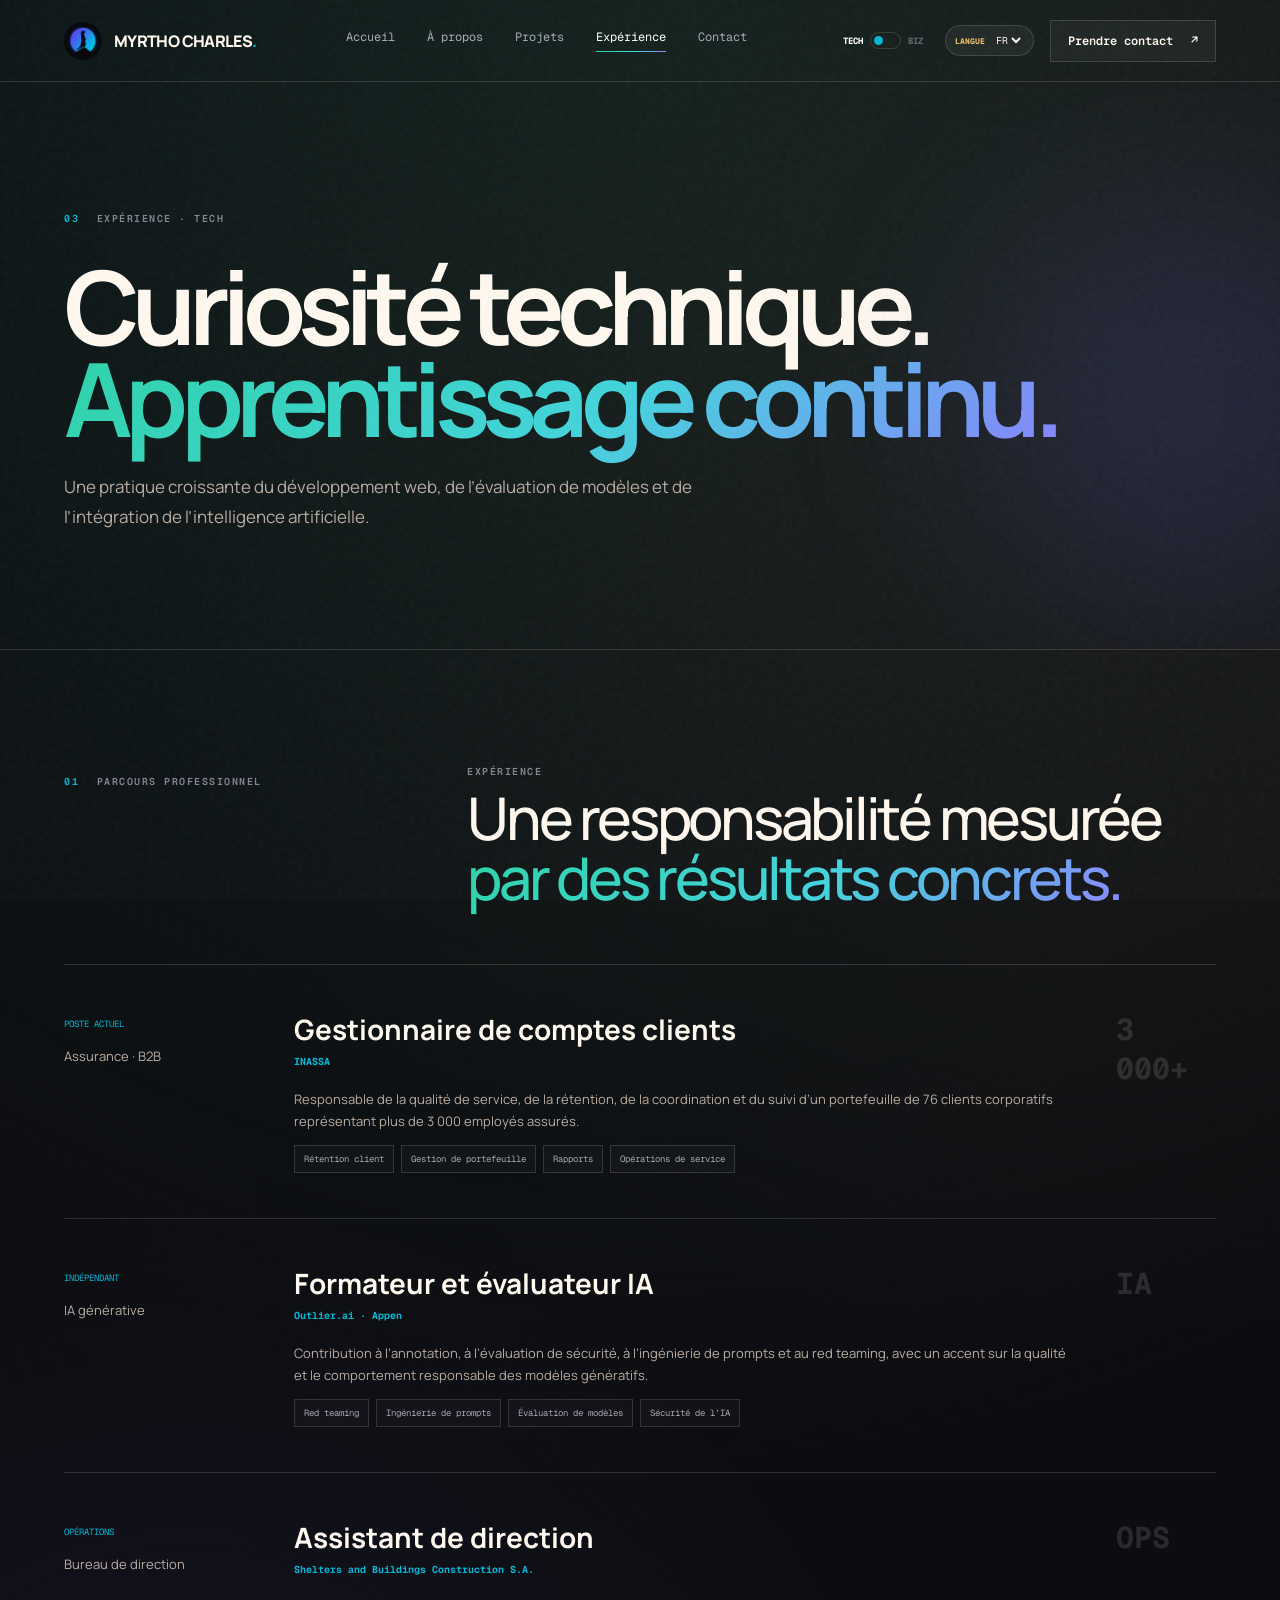
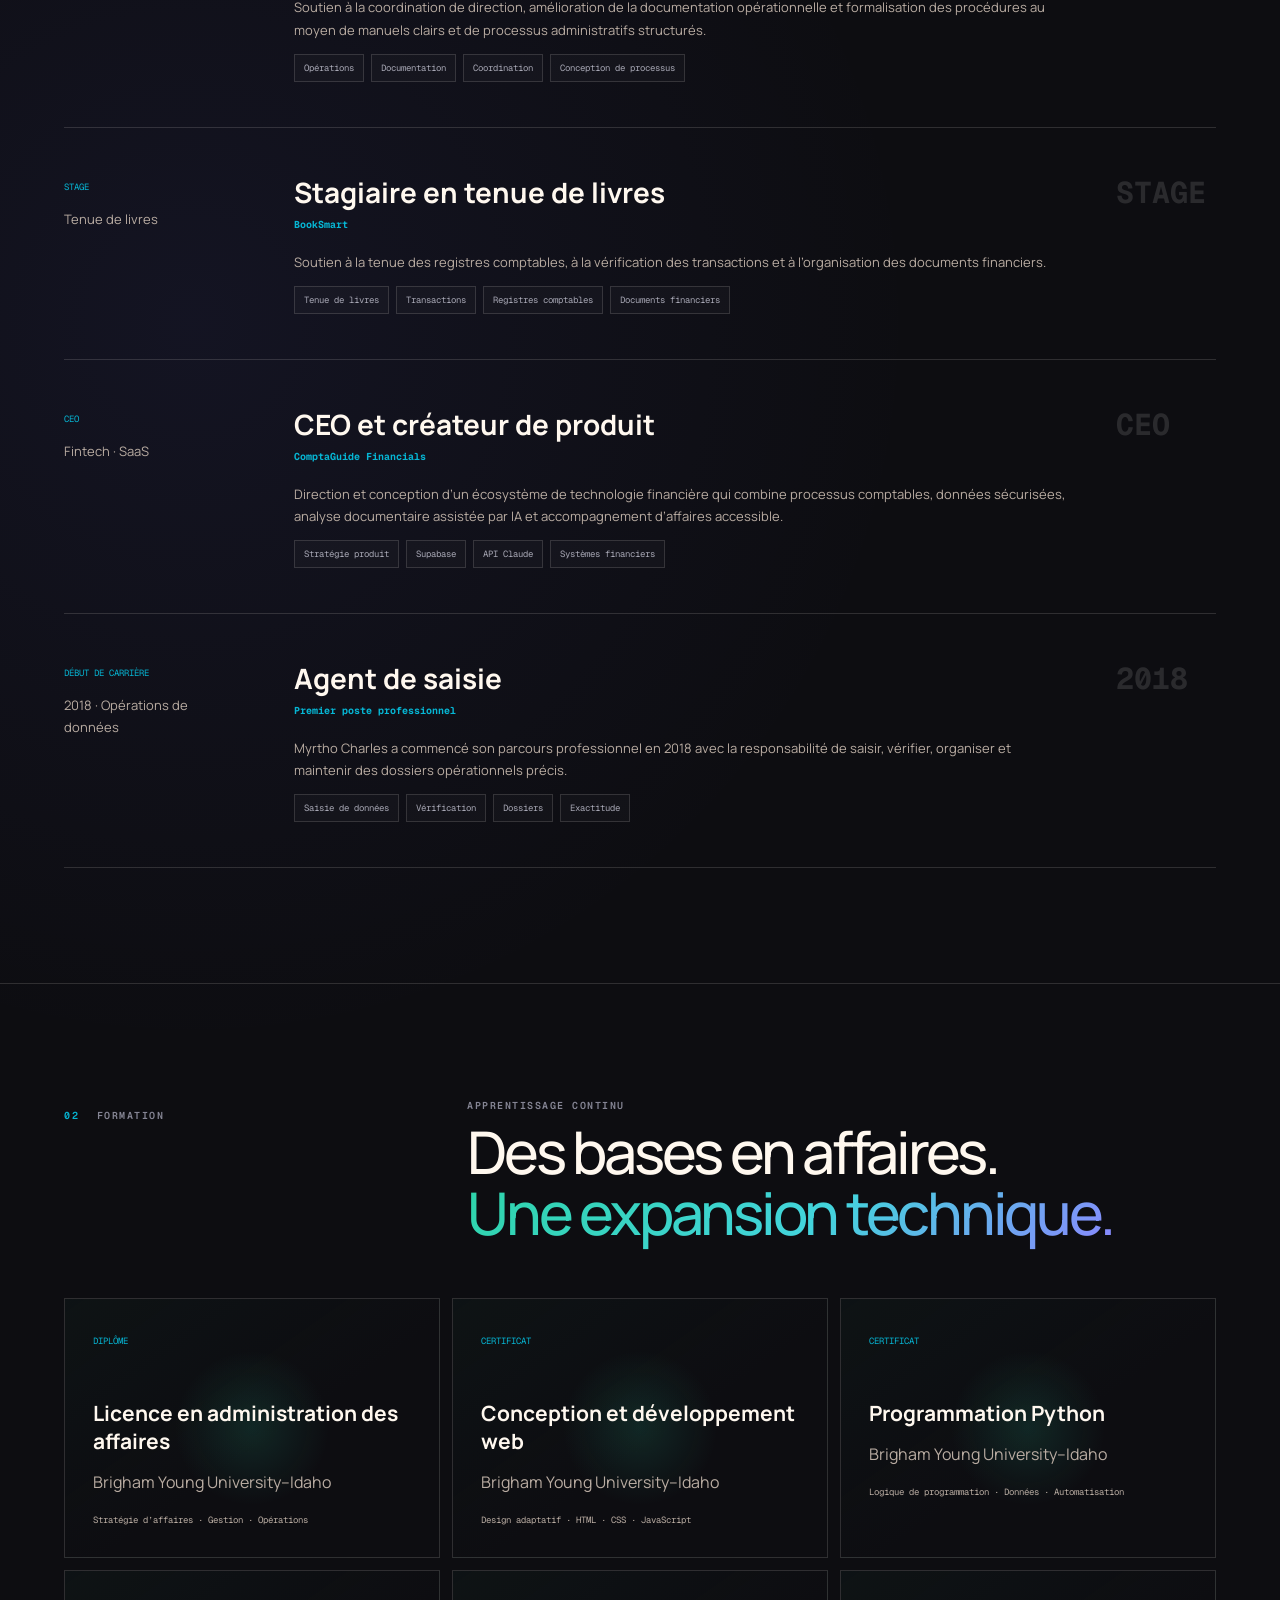
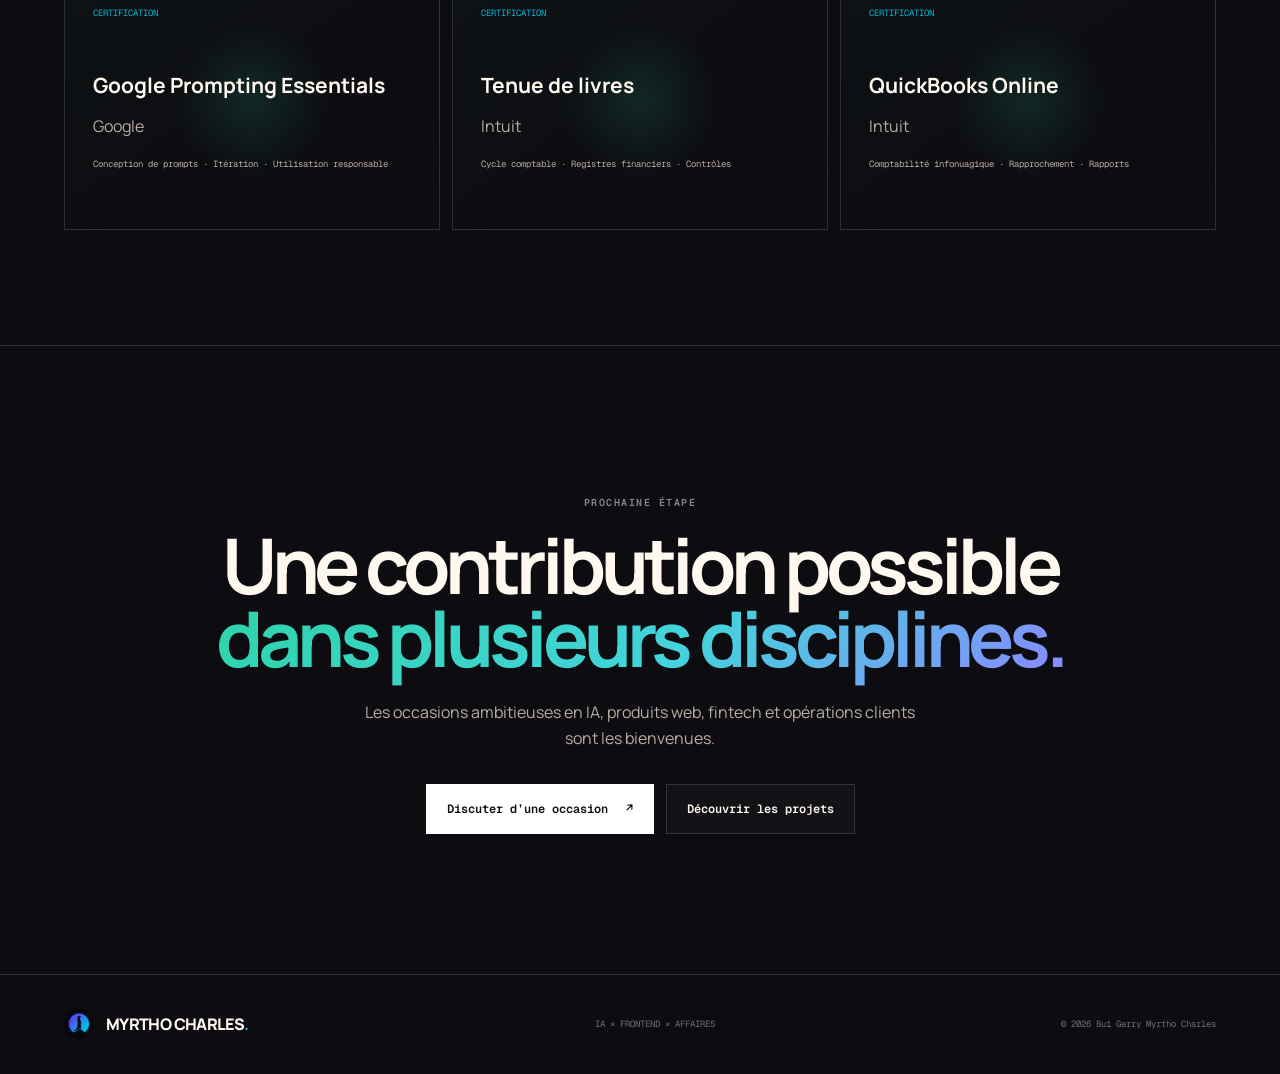
<file: experience.html>
<!DOCTYPE html>
<html lang="fr">
<head>
  <meta charset="UTF-8">
  <meta name="viewport" content="width=device-width, initial-scale=1.0">
  <meta name="description" content="Parcours professionnel, formation et certifications de Myrtho Charles.">
  <title>Expérience | Myrtho Charles</title>
  <meta name="theme-color" content="#0d0d11">
  <link rel="canonical" href="https://titotizzy.github.io/Personnal-website/experience.html">
  <meta property="og:type" content="website">
  <meta property="og:title" content="Expérience | Myrtho Charles">
  <meta property="og:description" content="Parcours professionnel, formation et certifications de Myrtho Charles.">
  <meta property="og:image" content="https://titotizzy.github.io/Personnal-website/assets/images/otter-tech-logo.webp">
  <meta property="og:url" content="https://titotizzy.github.io/Personnal-website/experience.html">
  <meta name="twitter:card" content="summary_large_image">
  <script src="language-bootstrap.js"></script>
  <link rel="icon" href="assets/images/favicon.png">
  <link rel="apple-touch-icon" href="assets/images/apple-touch-icon.png">
  <link rel="manifest" href="site.webmanifest">
  <link rel="preconnect" href="https://fonts.googleapis.com">
  <link rel="preconnect" href="https://fonts.gstatic.com" crossorigin>
  <link href="https://fonts.googleapis.com/css2?family=Geist+Mono:wght@400;500;600;700&family=Manrope:wght@400;500;600;700;800&display=swap" rel="stylesheet">
  <link rel="stylesheet" href="styles.css?v=20260828-hero-fix">
</head>
<body class="tech-mode">
  <div class="page-noise" aria-hidden="true"></div>
  <header class="site-header">
    <a class="brand" href="index.html"><img src="assets/images/otter-tech-logo.webp" alt="Logo en forme de loutre" width="38" height="38"><span>MYRTHO CHARLES<span class="accent">.</span></span></a>
    <button class="menu-button" type="button" aria-label="Ouvrir le menu" aria-expanded="false">☰</button>
    <nav class="main-navigation" aria-label="Navigation principale"><a href="index.html">Accueil</a><a href="about.html">À propos</a><a href="projects.html">Projets</a><a class="active" href="experience.html">Expérience</a><a href="contact.html">Contact</a></nav>
    <div class="header-actions"><button class="mode-toggle" type="button" aria-label="Changer de perspective"><span class="tech-label active">TECH</span><i aria-hidden="true"></i><span class="business-label">BIZ</span></button><div class="language-control"><label for="language-selector">LANGUE</label><select id="language-selector" aria-label="Choisir la langue du site"><option value="en">EN</option><option value="fr" selected>FR</option><option value="ht">KR</option><option value="es">ES</option></select><div id="google-translate-element" aria-hidden="true"></div></div><a class="small-button" href="contact.html">Prendre contact <span>↗</span></a></div>
  </header>

  <main>
    <section class="inner-hero"><div class="tech-content mode-content"><p class="section-number"><span>03</span> EXPÉRIENCE · TECH</p><h1>Curiosité technique.<br><em>Apprentissage continu.</em></h1><p>Une pratique croissante du développement web, de l’évaluation de modèles et de l’intégration de l’intelligence artificielle.</p></div><div class="business-content mode-content"><p class="section-number"><span>03</span> EXPÉRIENCE · AFFAIRES</p><h1>Rigueur commerciale.<br><em>Responsabilité mesurable.</em></h1><p>Un parcours façonné par la gestion de comptes, le service à la clientèle, les opérations et la direction de produit.</p></div></section>

    <!-- Parcours professionnel détaillé. -->
    <section class="section">
      <div class="section-heading"><p class="section-number"><span>01</span> PARCOURS PROFESSIONNEL</p><div><p class="eyebrow">EXPÉRIENCE</p><h2>Une responsabilité mesurée<br><em>par des résultats concrets.</em></h2></div></div>
      <div class="experience-list">
        <article><div class="experience-meta"><span>POSTE ACTUEL</span><p>Assurance · B2B</p></div><div class="experience-main"><h3>Gestionnaire de comptes clients</h3><h4>INASSA</h4><p>Responsable de la qualité de service, de la rétention, de la coordination et du suivi d’un portefeuille de 76 clients corporatifs représentant plus de 3 000 employés assurés.</p><div class="tags"><span>Rétention client</span><span>Gestion de portefeuille</span><span>Rapports</span><span>Opérations de service</span></div></div><strong>3 000+</strong></article>
        <article><div class="experience-meta"><span>INDÉPENDANT</span><p>IA générative</p></div><div class="experience-main"><h3>Formateur et évaluateur IA</h3><h4>Outlier.ai · Appen</h4><p>Contribution à l’annotation, à l’évaluation de sécurité, à l’ingénierie de prompts et au red teaming, avec un accent sur la qualité et le comportement responsable des modèles génératifs.</p><div class="tags"><span>Red teaming</span><span>Ingénierie de prompts</span><span>Évaluation de modèles</span><span>Sécurité de l’IA</span></div></div><strong>IA</strong></article>
        <article><div class="experience-meta"><span>OPÉRATIONS</span><p>Bureau de direction</p></div><div class="experience-main"><h3>Assistant de direction</h3><h4>Shelters and Buildings Construction S.A.</h4><p>Soutien à la coordination de direction, amélioration de la documentation opérationnelle et formalisation des procédures au moyen de manuels clairs et de processus administratifs structurés.</p><div class="tags"><span>Opérations</span><span>Documentation</span><span>Coordination</span><span>Conception de processus</span></div></div><strong>OPS</strong></article>
        <article><div class="experience-meta"><span>STAGE</span><p>Tenue de livres</p></div><div class="experience-main"><h3>Stagiaire en tenue de livres</h3><h4>BookSmart</h4><p>Soutien à la tenue des registres comptables, à la vérification des transactions et à l’organisation des documents financiers.</p><div class="tags"><span>Tenue de livres</span><span>Transactions</span><span>Registres comptables</span><span>Documents financiers</span></div></div><strong>STAGE</strong></article>
        <article><div class="experience-meta"><span>CEO</span><p>Fintech · SaaS</p></div><div class="experience-main"><h3>CEO et créateur de produit</h3><h4>ComptaGuide Financials</h4><p>Direction et conception d’un écosystème de technologie financière qui combine processus comptables, données sécurisées, analyse documentaire assistée par IA et accompagnement d’affaires accessible.</p><div class="tags"><span>Stratégie produit</span><span>Supabase</span><span>API Claude</span><span>Systèmes financiers</span></div></div><strong>CEO</strong></article>
        <article><div class="experience-meta"><span>DÉBUT DE CARRIÈRE</span><p>2018 · Opérations de données</p></div><div class="experience-main"><h3>Agent de saisie</h3><h4>Premier poste professionnel</h4><p>Myrtho Charles a commencé son parcours professionnel en 2018 avec la responsabilité de saisir, vérifier, organiser et maintenir des dossiers opérationnels précis.</p><div class="tags"><span>Saisie de données</span><span>Vérification</span><span>Dossiers</span><span>Exactitude</span></div></div><strong>2018</strong></article>
      </div>
    </section>

    <!-- Formation académique et certifications. -->
    <section class="section">
      <div class="section-heading"><p class="section-number"><span>02</span> FORMATION</p><div><p class="eyebrow">APPRENTISSAGE CONTINU</p><h2>Des bases en affaires.<br><em>Une expansion technique.</em></h2></div></div>
      <div class="credential-grid">
        <article><span>DIPLÔME</span><h3>Licence en administration des affaires</h3><p>Brigham Young University–Idaho</p><small>Stratégie d’affaires · Gestion · Opérations</small></article>
        <article><span>CERTIFICAT</span><h3>Conception et développement web</h3><p>Brigham Young University–Idaho</p><small>Design adaptatif · HTML · CSS · JavaScript</small></article>
        <article><span>CERTIFICAT</span><h3>Programmation Python</h3><p>Brigham Young University–Idaho</p><small>Logique de programmation · Données · Automatisation</small></article>
        <article><span>CERTIFICATION</span><h3>Google Prompting Essentials</h3><p>Google</p><small>Conception de prompts · Itération · Utilisation responsable</small></article>
        <article><span>CERTIFICATION</span><h3>Tenue de livres</h3><p>Intuit</p><small>Cycle comptable · Registres financiers · Contrôles</small></article>
        <article><span>CERTIFICATION</span><h3>QuickBooks Online</h3><p>Intuit</p><small>Comptabilité infonuagique · Rapprochement · Rapports</small></article>
      </div>
    </section>

    <section class="contact-section"><p class="eyebrow">PROCHAINE ÉTAPE</p><h2>Une contribution possible<br><em>dans plusieurs disciplines.</em></h2><p>Les occasions ambitieuses en IA, produits web, fintech et opérations clients sont les bienvenues.</p><div class="button-group"><a class="primary-button" href="contact.html">Discuter d’une occasion <span>↗</span></a><a class="secondary-button" href="projects.html">Découvrir les projets</a></div></section>
  </main>

  <footer class="site-footer"><a class="brand" href="index.html"><img src="assets/images/otter-tech-logo.webp" alt="" width="38" height="38" loading="lazy" decoding="async"><span>MYRTHO CHARLES<span class="accent">.</span></span></a><p>IA × FRONTEND × AFFAIRES</p><p>© <span id="current-year"></span> Bui Gerry Myrtho Charles</p></footer>
  <script src="script.js"></script>
</body>
</html>
</file>
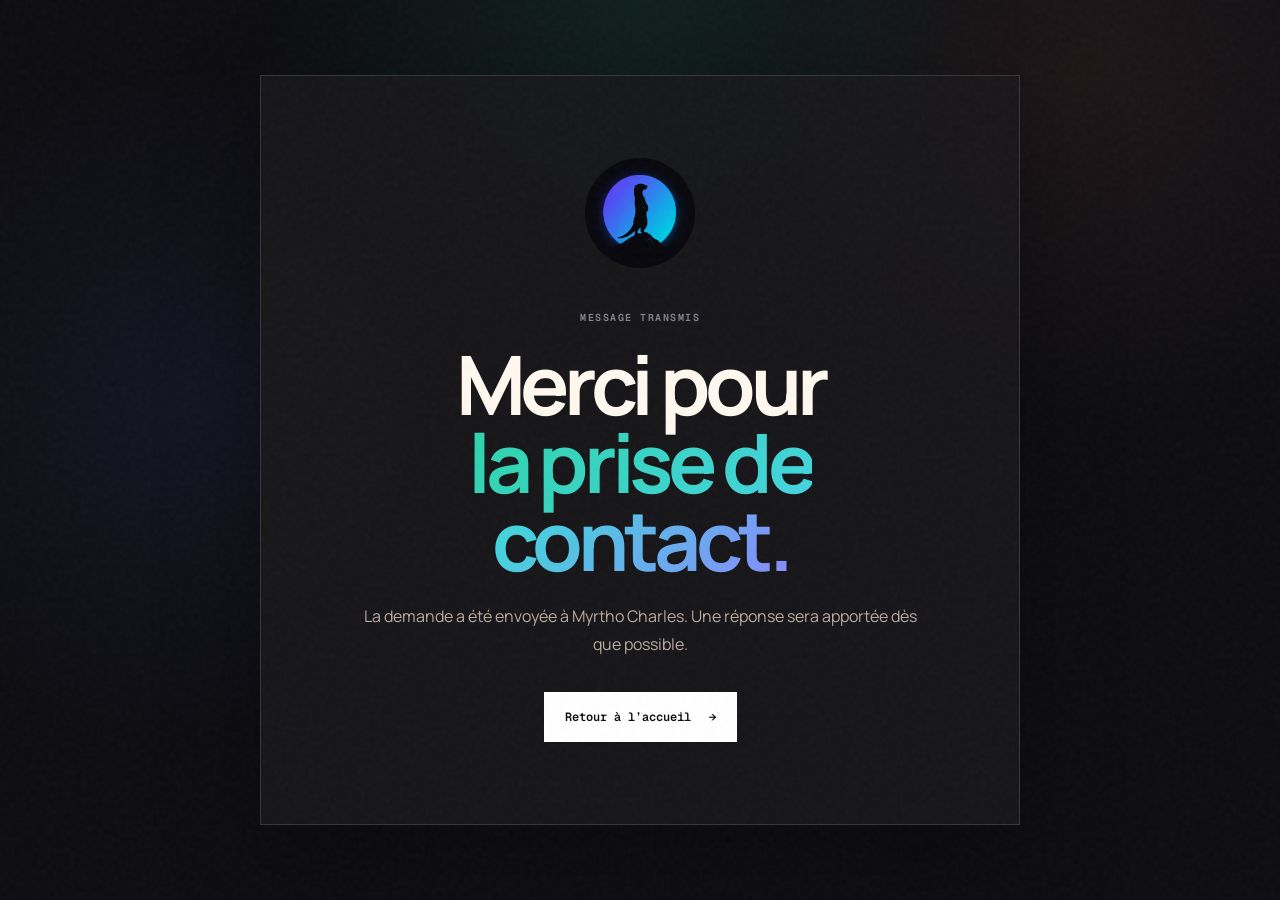
<file: merci.html>
<!DOCTYPE html>
<html lang="fr">
<head>
  <meta charset="UTF-8">
  <meta name="viewport" content="width=device-width, initial-scale=1.0">
  <meta name="description" content="Confirmation de réception du message envoyé à Myrtho Charles.">
  <title>Message envoyé | Myrtho Charles</title>
  <meta name="theme-color" content="#0d0d11">
  <meta name="robots" content="noindex, follow">
  <link rel="icon" href="assets/images/favicon.png">
  <link rel="apple-touch-icon" href="assets/images/apple-touch-icon.png">
  <link rel="manifest" href="site.webmanifest">
  <link rel="preconnect" href="https://fonts.googleapis.com">
  <link rel="preconnect" href="https://fonts.gstatic.com" crossorigin>
  <link href="https://fonts.googleapis.com/css2?family=Geist+Mono:wght@500;700&family=Manrope:wght@400;600;700;800&display=swap" rel="stylesheet">
  <link rel="stylesheet" href="styles.css?v=20260828-hero-fix">
</head>
<body class="tech-mode">
  <div class="page-noise" aria-hidden="true"></div>
  <main class="confirmation-page">
    <section class="confirmation-card">
      <img src="assets/images/otter-tech-logo.webp" alt="Logo de Myrtho Charles" width="1254" height="1254" decoding="async">
      <p class="eyebrow">MESSAGE TRANSMIS</p>
      <h1>Merci pour<br><em>la prise de contact.</em></h1>
      <p>La demande a été envoyée à Myrtho Charles. Une réponse sera apportée dès que possible.</p>
      <a class="primary-button" href="index.html">Retour à l’accueil <span>→</span></a>
    </section>
  </main>
</body>
</html>
</file>
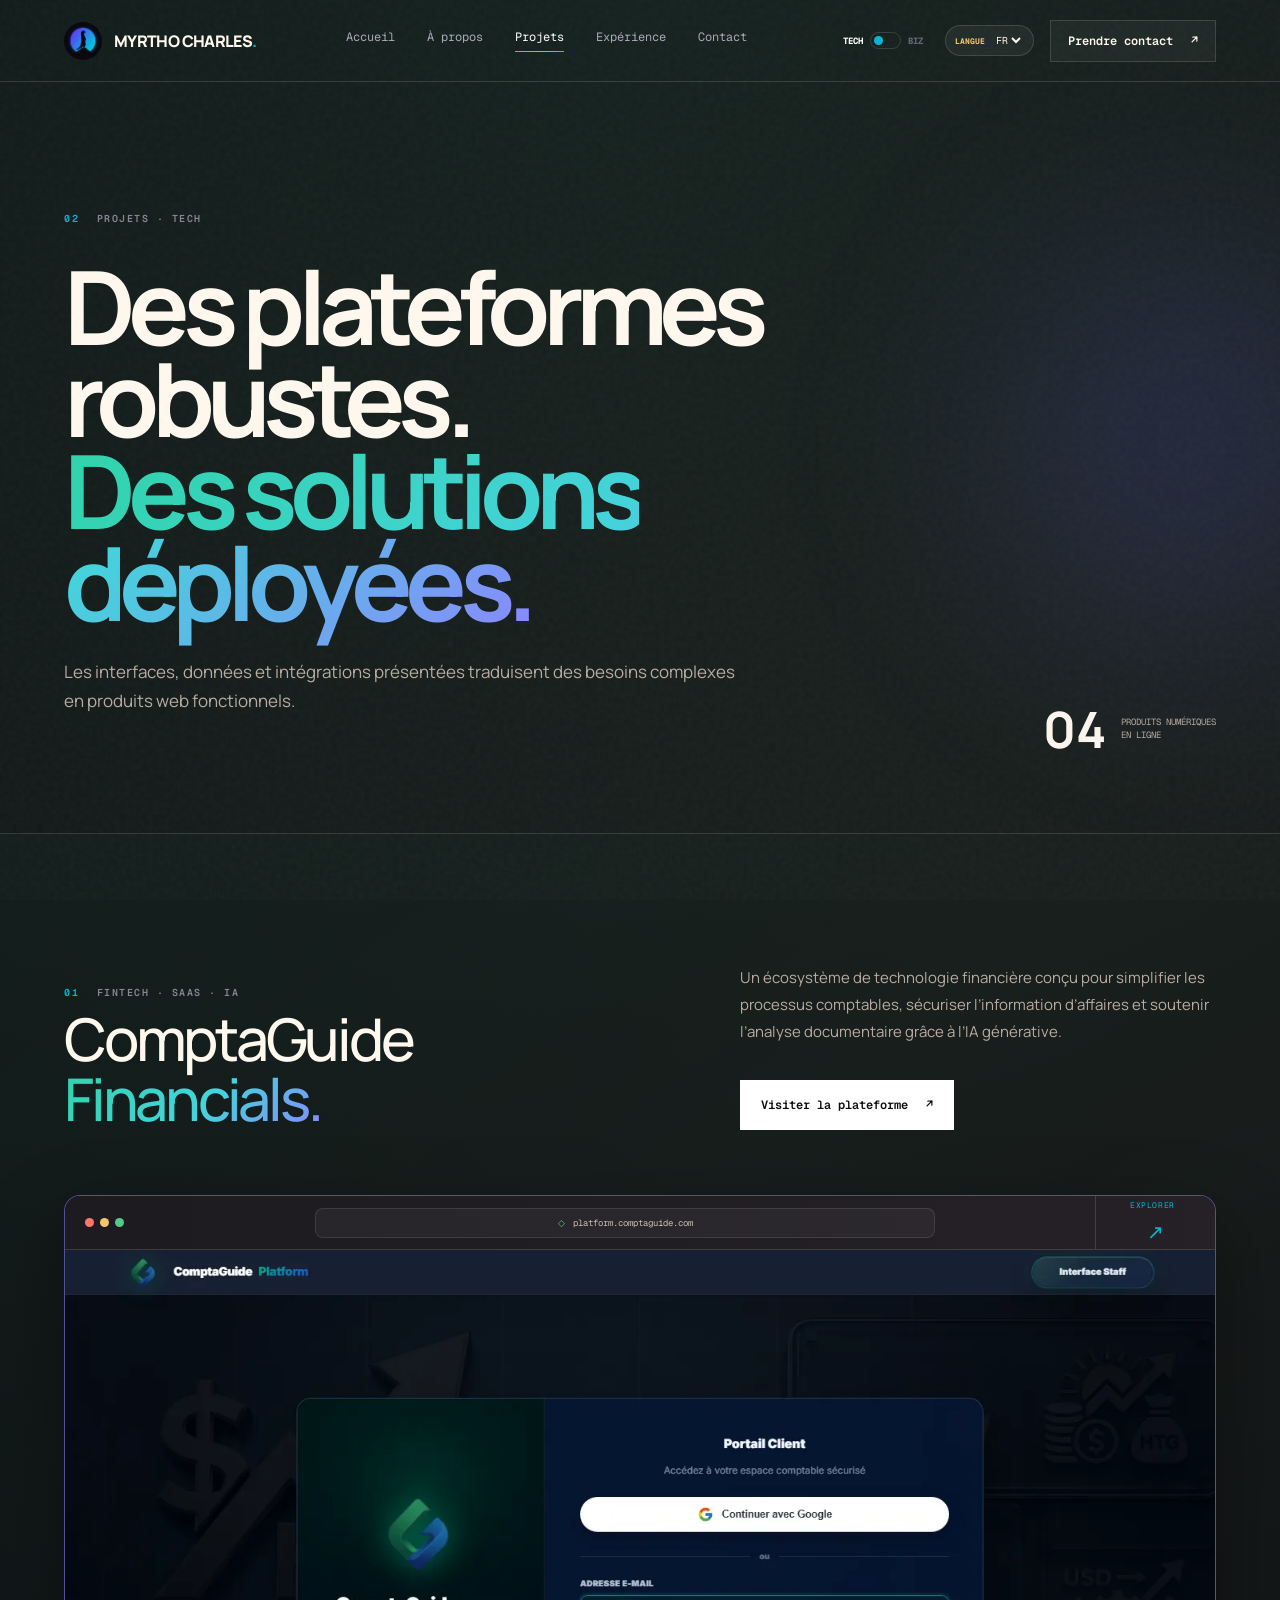
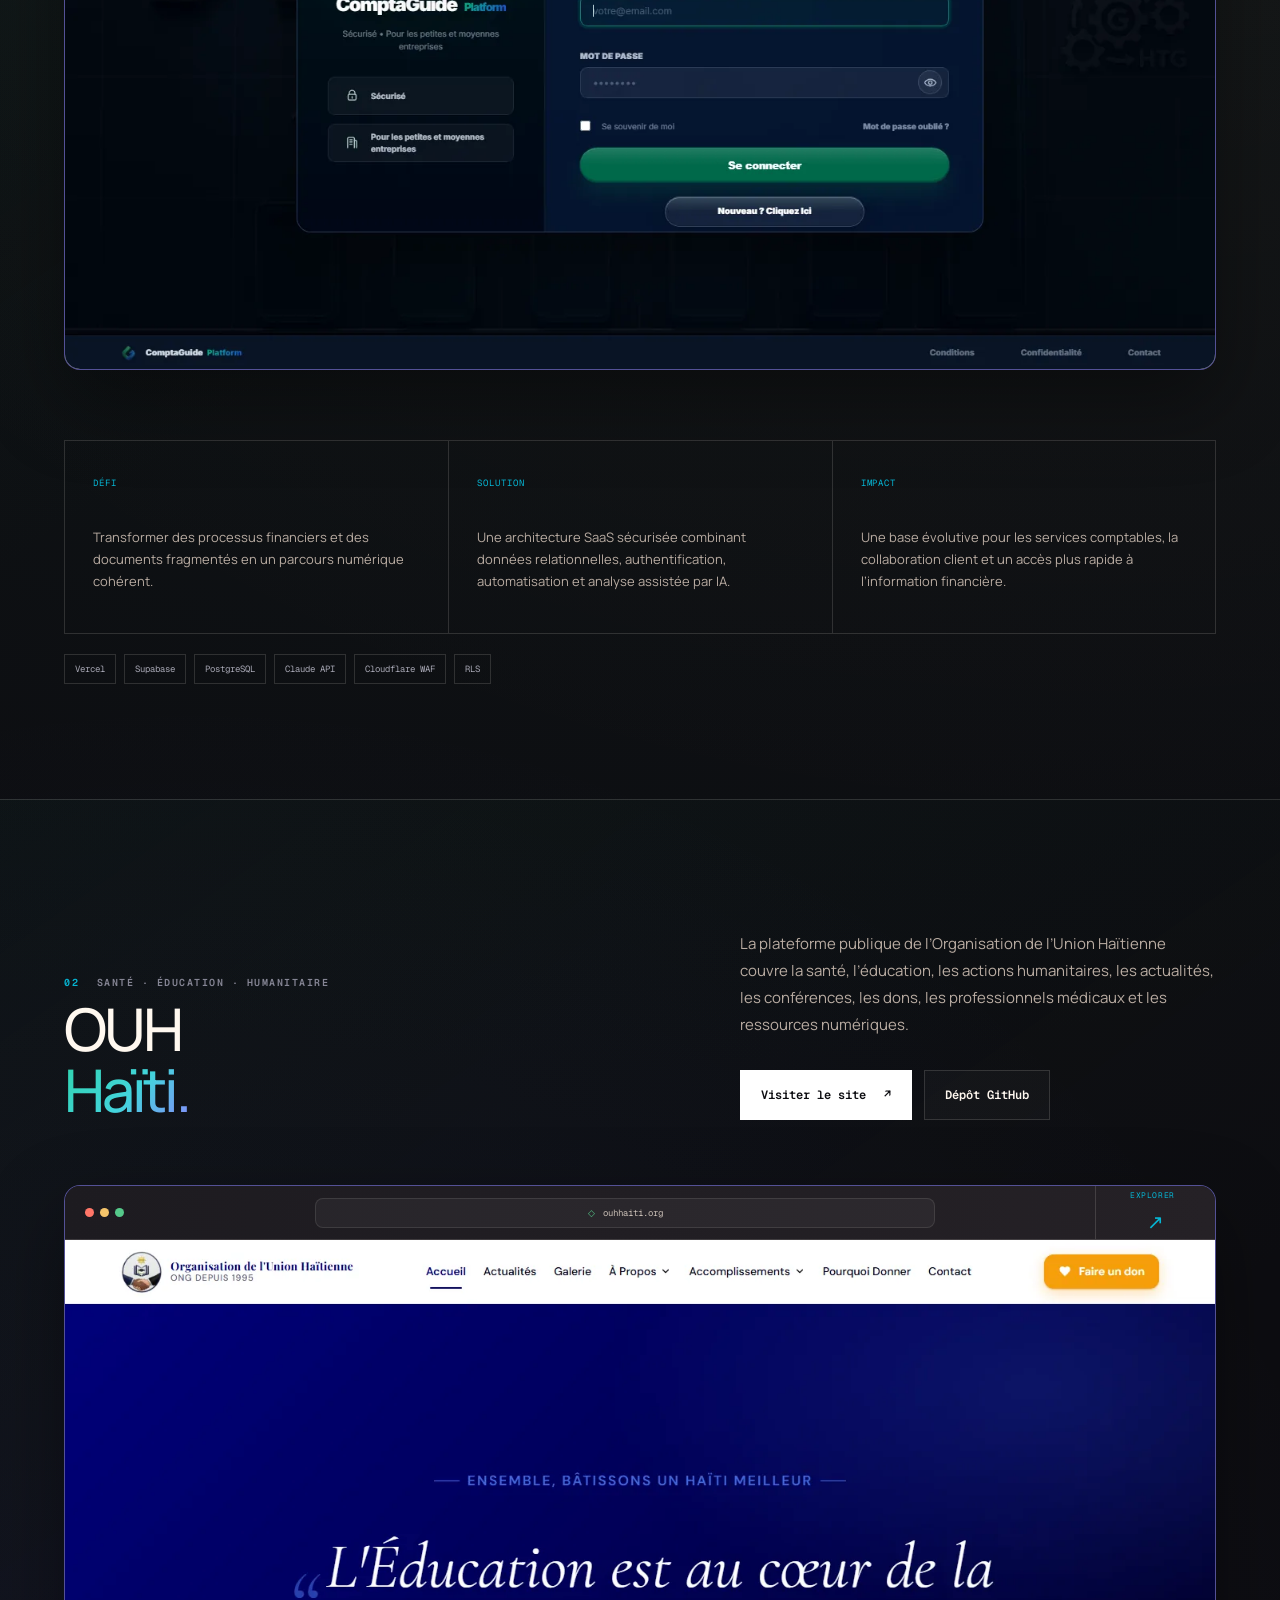
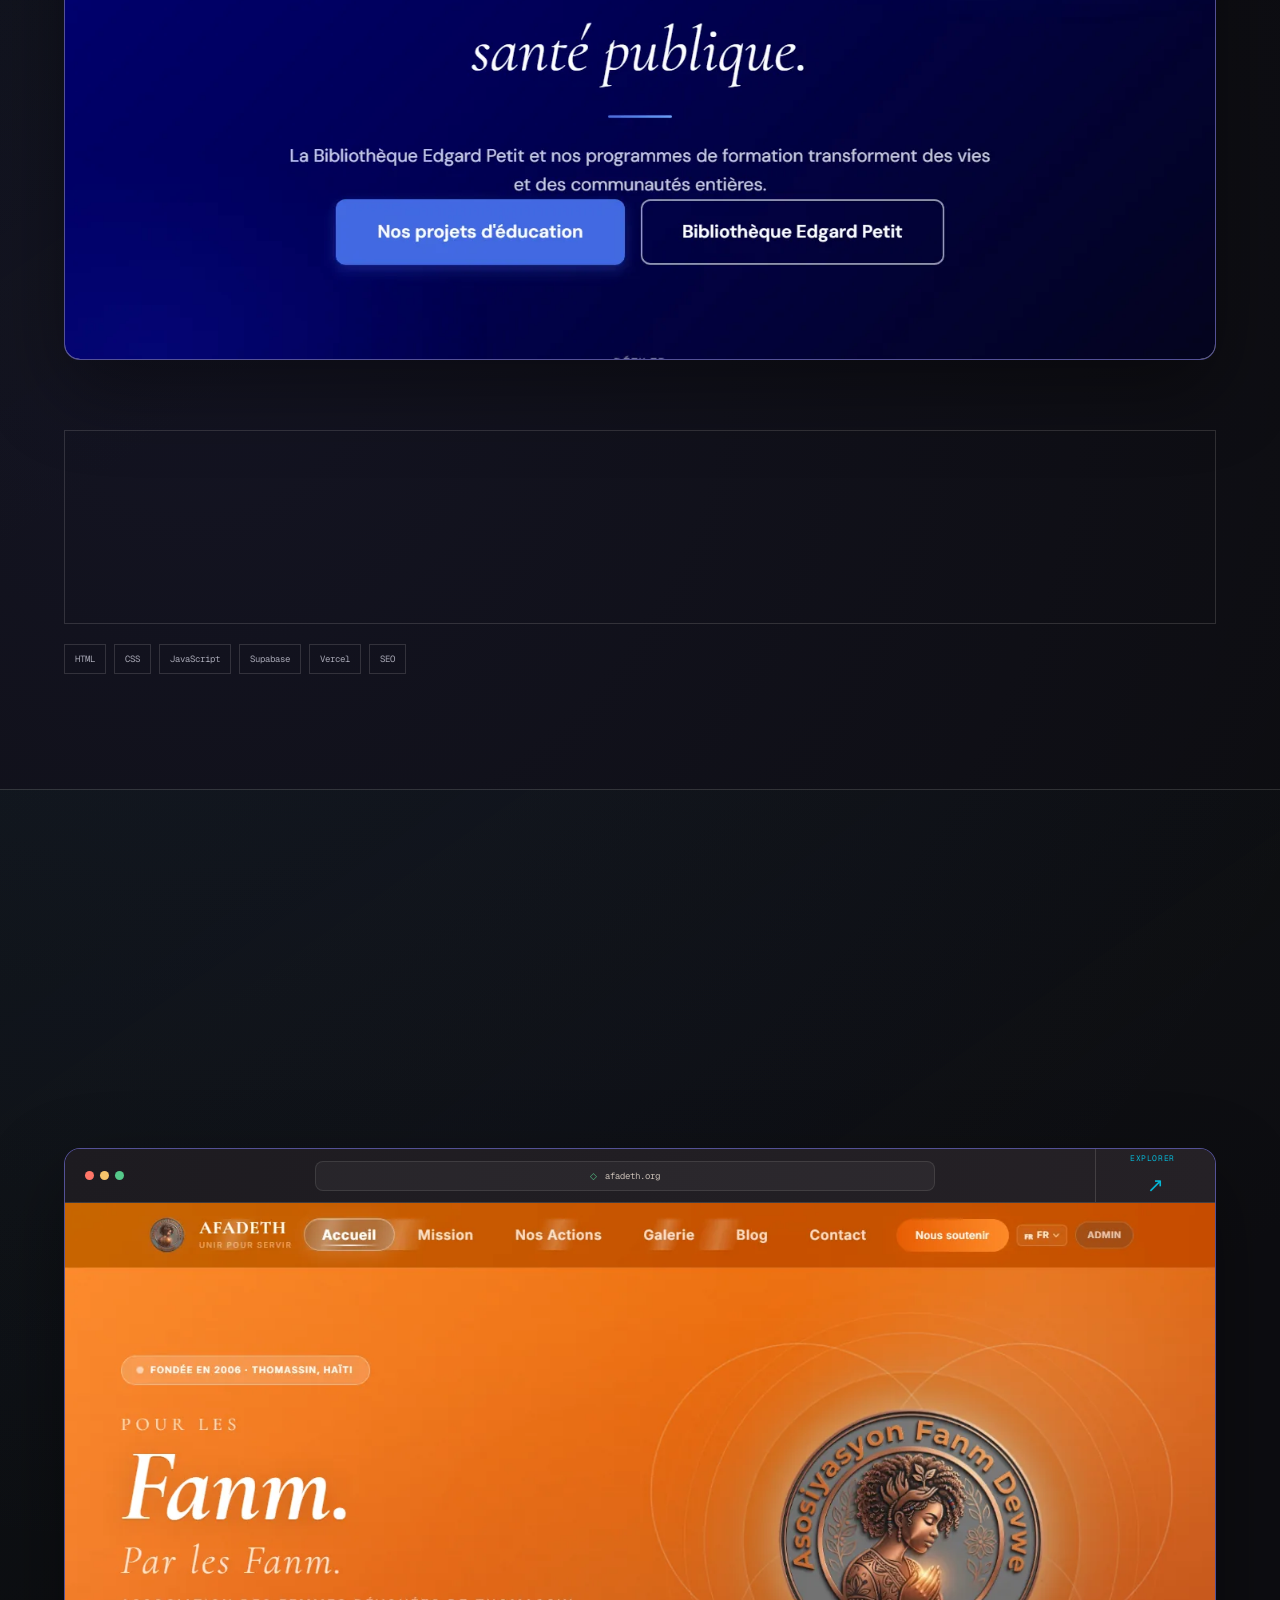
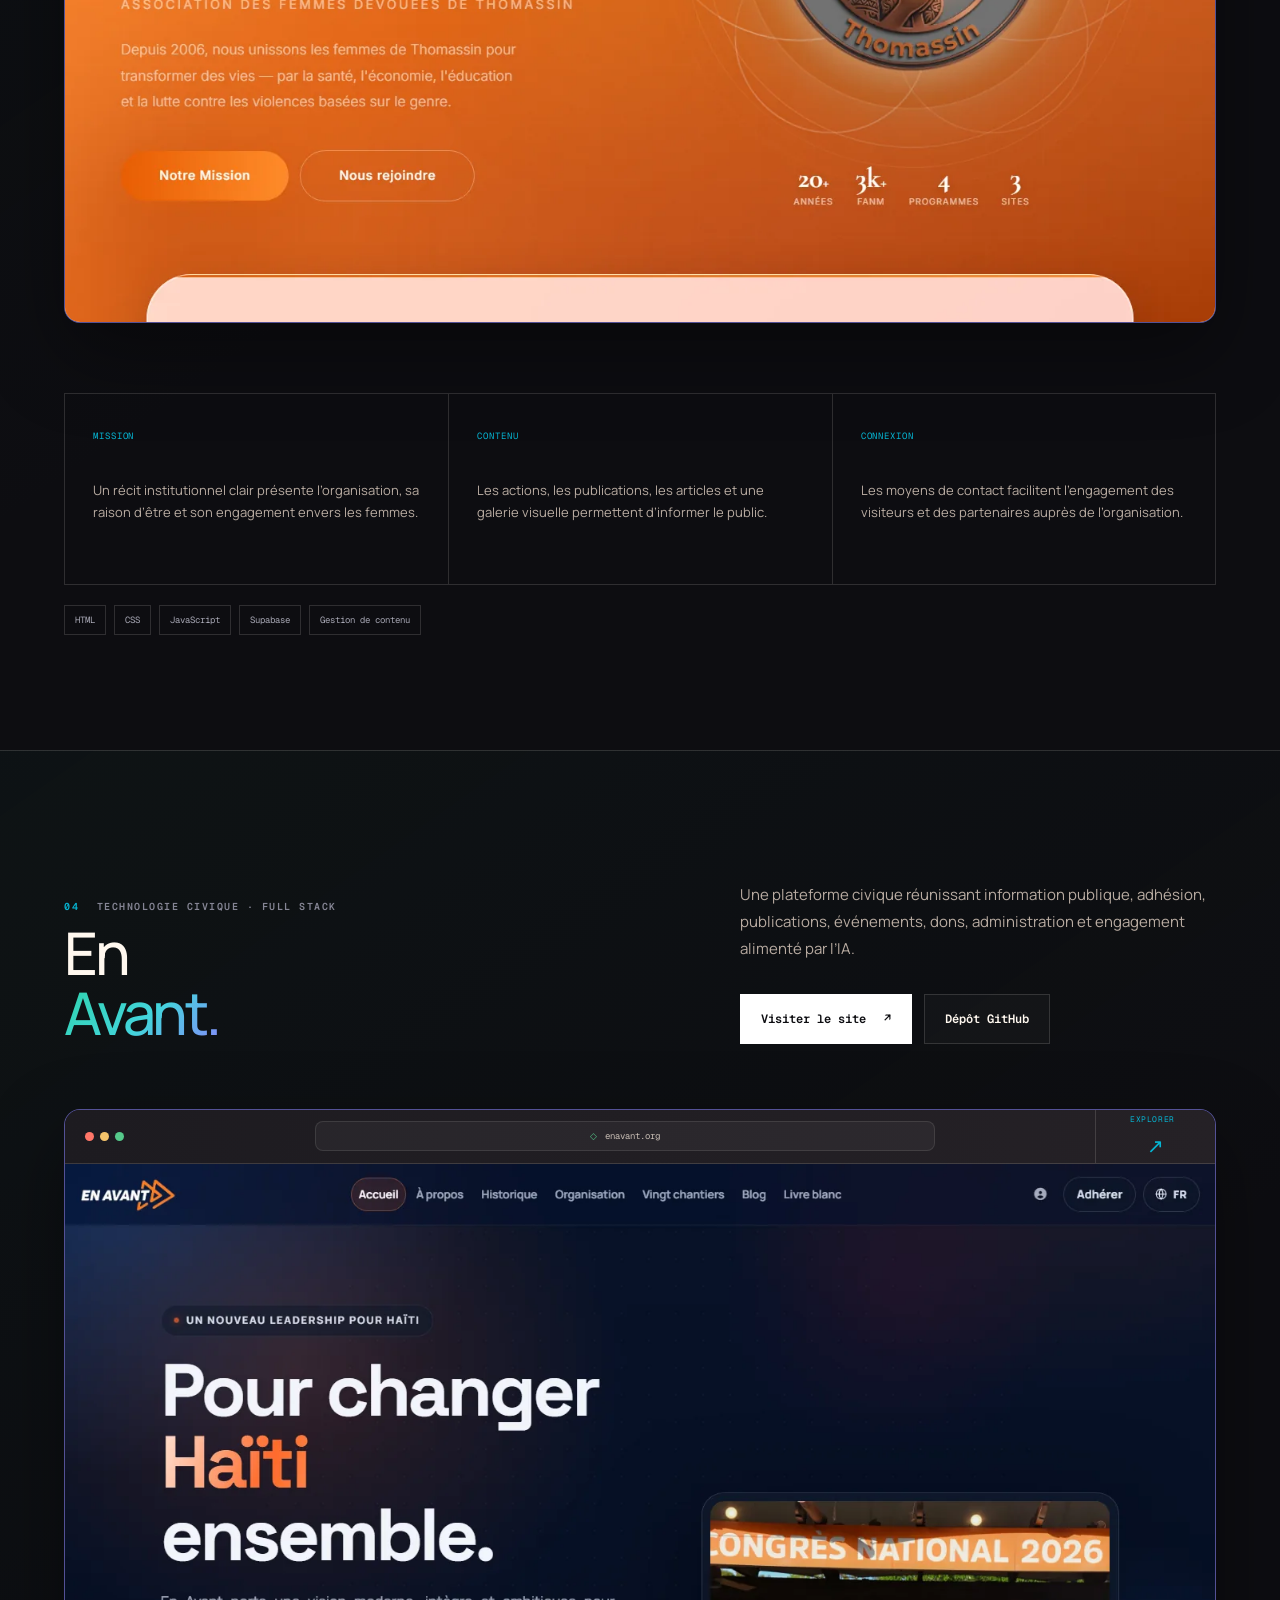
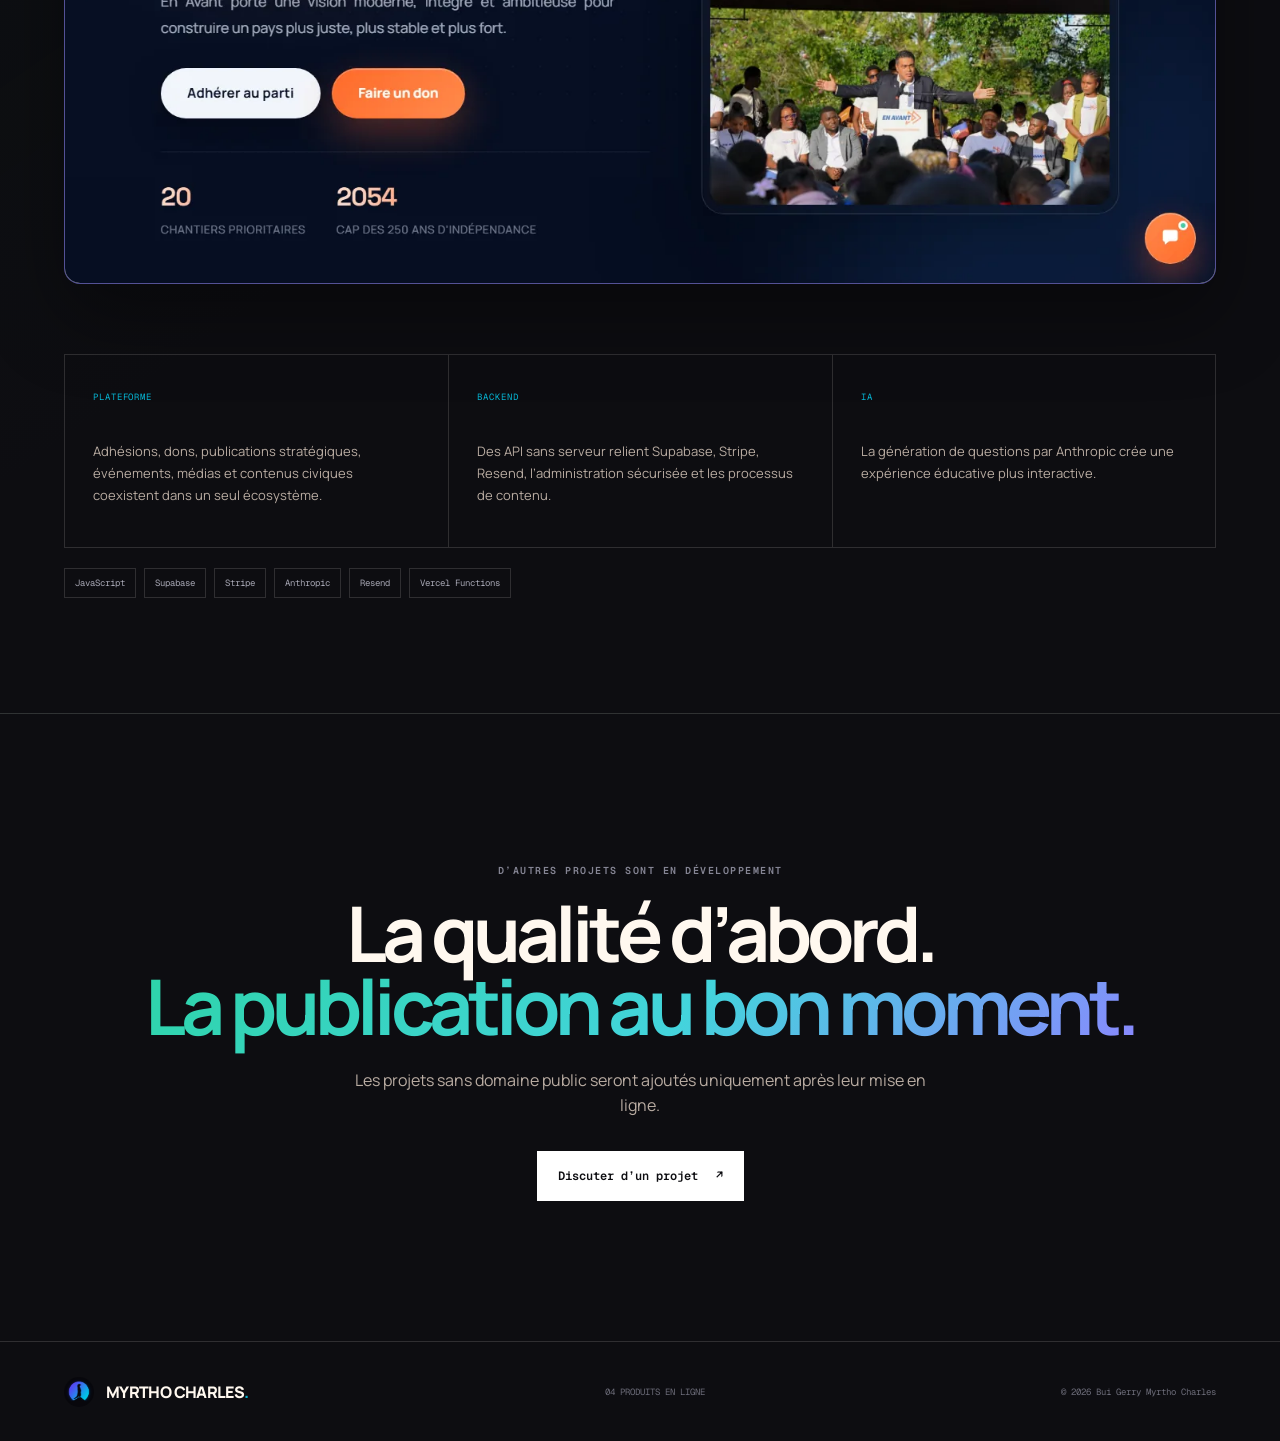
<file: projects.html>
<!DOCTYPE html>
<html lang="fr">
<head>
  <meta charset="UTF-8">
  <meta name="viewport" content="width=device-width, initial-scale=1.0">
  <meta name="description" content="Projets web publics de Myrtho Charles, accessibles en ligne.">
  <title>Projets | Myrtho Charles</title>
  <meta name="theme-color" content="#0d0d11">
  <link rel="canonical" href="https://titotizzy.github.io/Personnal-website/projects.html">
  <meta property="og:type" content="website">
  <meta property="og:title" content="Projets | Myrtho Charles">
  <meta property="og:description" content="Projets web publics de Myrtho Charles, accessibles en ligne.">
  <meta property="og:image" content="https://titotizzy.github.io/Personnal-website/assets/images/projects/comptaguide-home.webp">
  <meta property="og:url" content="https://titotizzy.github.io/Personnal-website/projects.html">
  <meta name="twitter:card" content="summary_large_image">
  <script src="language-bootstrap.js"></script>
  <link rel="icon" href="assets/images/favicon.png">
  <link rel="apple-touch-icon" href="assets/images/apple-touch-icon.png">
  <link rel="manifest" href="site.webmanifest">
  <link rel="preconnect" href="https://fonts.googleapis.com">
  <link rel="preconnect" href="https://fonts.gstatic.com" crossorigin>
  <link href="https://fonts.googleapis.com/css2?family=Geist+Mono:wght@400;500;600;700&family=Manrope:wght@400;500;600;700;800&display=swap" rel="stylesheet">
  <link rel="stylesheet" href="styles.css?v=20260828-hero-fix">
</head>

<body class="tech-mode">
  <div class="page-noise" aria-hidden="true"></div>

  <!-- En-tête partagé avec les autres pages. -->
  <header class="site-header">
    <a class="brand" href="index.html">
      <img src="assets/images/otter-tech-logo.webp" alt="Logo en forme de loutre" width="38" height="38">
      <span>MYRTHO CHARLES<span class="accent">.</span></span>
    </a>

    <button class="menu-button" type="button" aria-label="Ouvrir le menu" aria-expanded="false">☰</button>

    <nav class="main-navigation" aria-label="Navigation principale">
      <a href="index.html">Accueil</a>
      <a href="about.html">À propos</a>
      <a class="active" href="projects.html">Projets</a>
      <a href="experience.html">Expérience</a>
      <a href="contact.html">Contact</a>
    </nav>

    <div class="header-actions">
      <button class="mode-toggle" type="button" aria-label="Changer de perspective">
        <span class="tech-label active">TECH</span>
        <i aria-hidden="true"></i>
        <span class="business-label">BIZ</span>
      </button>
      <div class="language-control"><label for="language-selector">LANGUE</label><select id="language-selector" aria-label="Choisir la langue du site"><option value="en">EN</option><option value="fr" selected>FR</option><option value="ht">KR</option><option value="es">ES</option></select><div id="google-translate-element" aria-hidden="true"></div></div>
      <a class="small-button" href="contact.html">Prendre contact <span>↗</span></a>
    </div>
  </header>

  <main>
    <!-- Introduction : seuls les projets disposant d'un site public sont retenus. -->
    <section class="inner-hero">
      <div class="tech-content mode-content"><p class="section-number"><span>02</span> PROJETS · TECH</p><h1>Des plateformes robustes.<br><em>Des solutions déployées.</em></h1><p>Les interfaces, données et intégrations présentées traduisent des besoins complexes en produits web fonctionnels.</p></div>
      <div class="business-content mode-content"><p class="section-number"><span>02</span> PROJETS · AFFAIRES</p><h1>Des besoins transformés.<br><em>Une valeur observable.</em></h1><p>Chaque réalisation répond à un objectif d’affaires : simplifier les opérations, renforcer une organisation ou mieux servir ses publics.</p></div>

      <div class="repository-count">
        <strong>04</strong>
        <span>PRODUITS NUMÉRIQUES<br>EN LIGNE</span>
      </div>
    </section>

    <!-- =====================================================
         PROJET 1 : COMPTAGUIDE FINANCIALS
    ====================================================== -->
    <section class="section case-study">
      <div class="case-study-heading">
        <div>
          <p class="section-number"><span>01</span> FINTECH · SAAS · IA</p>
          <h2>ComptaGuide<br><em>Financials.</em></h2>
        </div>

        <div class="case-summary">
          <p>
            Un écosystème de technologie financière conçu pour simplifier les processus
            comptables, sécuriser l’information d’affaires et soutenir l’analyse
            documentaire grâce à l’IA générative.
          </p>
          <a class="primary-button" href="https://platform.comptaguide.com" target="_blank" rel="noreferrer">
            Visiter la plateforme <span>↗</span>
          </a>
        </div>
      </div>

      <!-- Mini navigateur affichant directement la page d'accueil du projet. -->
      <div class="site-browser">
        <div class="browser-toolbar">
          <div class="browser-controls" aria-hidden="true"><span></span><span></span><span></span></div>
          <div class="browser-address"><i aria-hidden="true">◇</i><span>platform.comptaguide.com</span></div>
          <a href="https://platform.comptaguide.com" target="_blank" rel="noreferrer" aria-label="Explorer ComptaGuide"><span>EXPLORER</span> ↗</a>
        </div>
        <a class="browser-preview" href="https://platform.comptaguide.com" target="_blank" rel="noreferrer">
          <img src="assets/images/projects/comptaguide-home.webp" alt="Capture de la page d'accueil de ComptaGuide Financials" width="1440" height="900" loading="lazy" decoding="async">
        </a>
      </div>

      <div class="case-details">
        <article><span>DÉFI</span><p>Transformer des processus financiers et des documents fragmentés en un parcours numérique cohérent.</p></article>
        <article><span>SOLUTION</span><p>Une architecture SaaS sécurisée combinant données relationnelles, authentification, automatisation et analyse assistée par IA.</p></article>
        <article><span>IMPACT</span><p>Une base évolutive pour les services comptables, la collaboration client et un accès plus rapide à l’information financière.</p></article>
      </div>

      <div class="case-stack">
        <span>Vercel</span><span>Supabase</span><span>PostgreSQL</span><span>Claude API</span><span>Cloudflare WAF</span><span>RLS</span>
      </div>
    </section>

    <!-- =====================================================
         PROJET 3 : SITE INSTITUTIONNEL
    ====================================================== -->
    <section class="section case-study">
      <div class="case-study-heading">
        <div>
          <p class="section-number"><span>02</span> SANTÉ · ÉDUCATION · HUMANITAIRE</p>
          <h2>OUH<br><em>Haïti.</em></h2>
        </div>

        <div class="case-summary">
          <p>
            La plateforme publique de l’Organisation de l’Union Haïtienne couvre
            la santé, l’éducation, les actions humanitaires, les actualités, les conférences,
            les dons, les professionnels médicaux et les ressources numériques.
          </p>
          <div class="button-group">
            <a class="primary-button" href="https://www.ouhhaiti.org" target="_blank" rel="noreferrer">Visiter le site <span>↗</span></a>
            <a class="secondary-button" href="https://github.com/TitoTizzy/Website" target="_blank" rel="noreferrer">Dépôt GitHub</a>
          </div>
        </div>
      </div>

      <!-- Aperçu interactif du site institutionnel. -->
      <div class="site-browser">
        <div class="browser-toolbar">
          <div class="browser-controls" aria-hidden="true"><span></span><span></span><span></span></div>
          <div class="browser-address"><i aria-hidden="true">◇</i><span>ouhhaiti.org</span></div>
          <a href="https://www.ouhhaiti.org" target="_blank" rel="noreferrer" aria-label="Explorer OUH Haiti"><span>EXPLORER</span> ↗</a>
        </div>
        <a class="browser-preview" href="https://www.ouhhaiti.org" target="_blank" rel="noreferrer">
          <img src="assets/images/projects/ouh-haiti-home.webp" alt="Capture de la page d'accueil de l'Organisation de l'Union Haïtienne" width="1440" height="900" loading="lazy" decoding="async">
        </a>
      </div>

      <div class="case-details">
        <article><span>CONTENU</span><p>Une architecture multipage détaillée organise l’information institutionnelle, les réalisations, les publications et les médias.</p></article>
        <article><span>ENGAGEMENT</span><p>Les parcours de don, paiement, contact, conférences et ressources répondent aux différents besoins des visiteurs.</p></article>
        <article><span>DÉCOUVERTE</span><p>Les fichiers SEO, la navigation structurée, les articles, les galeries et les pages ciblées facilitent l’accès au contenu.</p></article>
      </div>

      <div class="case-stack">
        <span>HTML</span><span>CSS</span><span>JavaScript</span><span>Supabase</span><span>Vercel</span><span>SEO</span>
      </div>
    </section>

    <!-- =====================================================
         PROJET 4 : AFADETH
    ====================================================== -->
    <section class="section case-study">
      <div class="case-study-heading">
        <div>
          <p class="section-number"><span>03</span> ORGANISME · FEMMES · IMPACT</p>
          <h2>Fondation<br><em>AFADETH.</em></h2>
        </div>

        <div class="case-summary">
          <p>
            Une plateforme publique créée pour présenter la mission, les actions,
            les publications, la galerie et les possibilités d’engagement d’AFADETH autour de l’impact porté par les femmes.
          </p>
          <div class="button-group">
            <a class="primary-button" href="https://afadeth.org" target="_blank" rel="noreferrer">Visiter le site <span>↗</span></a>
            <a class="secondary-button" href="https://github.com/TitoTizzy/afadeth" target="_blank" rel="noreferrer">Dépôt GitHub</a>
          </div>
        </div>
      </div>

      <div class="site-browser">
        <div class="browser-toolbar">
          <div class="browser-controls" aria-hidden="true"><span></span><span></span><span></span></div>
          <div class="browser-address"><i aria-hidden="true">◇</i><span>afadeth.org</span></div>
          <a href="https://afadeth.org" target="_blank" rel="noreferrer" aria-label="Explorer AFADETH"><span>EXPLORER</span> ↗</a>
        </div>
        <a class="browser-preview" href="https://afadeth.org" target="_blank" rel="noreferrer">
          <img src="assets/images/projects/afadeth-home.webp" alt="Capture de la page d'accueil d'AFADETH" width="1440" height="900" loading="lazy" decoding="async">
        </a>
      </div>

      <div class="case-details">
        <article><span>MISSION</span><p>Un récit institutionnel clair présente l’organisation, sa raison d’être et son engagement envers les femmes.</p></article>
        <article><span>CONTENU</span><p>Les actions, les publications, les articles et une galerie visuelle permettent d’informer le public.</p></article>
        <article><span>CONNEXION</span><p>Les moyens de contact facilitent l’engagement des visiteurs et des partenaires auprès de l’organisation.</p></article>
      </div>

      <div class="case-stack"><span>HTML</span><span>CSS</span><span>JavaScript</span><span>Supabase</span><span>Gestion de contenu</span></div>
    </section>

    <!-- =====================================================
         PROJET 5 : EN AVANT
    ====================================================== -->
    <section class="section case-study">
      <div class="case-study-heading">
        <div>
          <p class="section-number"><span>04</span> TECHNOLOGIE CIVIQUE · FULL STACK</p>
          <h2>En<br><em>Avant.</em></h2>
        </div>

        <div class="case-summary">
          <p>
            Une plateforme civique réunissant information publique, adhésion,
            publications, événements, dons, administration et engagement alimenté par l’IA.
          </p>
          <div class="button-group">
            <a class="primary-button" href="https://enavant.org" target="_blank" rel="noreferrer">Visiter le site <span>↗</span></a>
            <a class="secondary-button" href="https://github.com/TitoTizzy/en-avant" target="_blank" rel="noreferrer">Dépôt GitHub</a>
          </div>
        </div>
      </div>

      <div class="site-browser">
        <div class="browser-toolbar">
          <div class="browser-controls" aria-hidden="true"><span></span><span></span><span></span></div>
          <div class="browser-address"><i aria-hidden="true">◇</i><span>enavant.org</span></div>
          <a href="https://enavant.org" target="_blank" rel="noreferrer" aria-label="Explorer En Avant"><span>EXPLORER</span> ↗</a>
        </div>
        <a class="browser-preview" href="https://enavant.org" target="_blank" rel="noreferrer">
          <img src="assets/images/projects/en-avant-home.webp" alt="Capture de la page d'accueil d'En Avant" width="1440" height="900" loading="lazy" decoding="async">
        </a>
      </div>

      <div class="case-details">
        <article><span>PLATEFORME</span><p>Adhésions, dons, publications stratégiques, événements, médias et contenus civiques coexistent dans un seul écosystème.</p></article>
        <article><span>BACKEND</span><p>Des API sans serveur relient Supabase, Stripe, Resend, l’administration sécurisée et les processus de contenu.</p></article>
        <article><span>IA</span><p>La génération de questions par Anthropic crée une expérience éducative plus interactive.</p></article>
      </div>

      <div class="case-stack"><span>JavaScript</span><span>Supabase</span><span>Stripe</span><span>Anthropic</span><span>Resend</span><span>Vercel Functions</span></div>
    </section>

    <section class="contact-section">
      <p class="eyebrow">D’AUTRES PROJETS SONT EN DÉVELOPPEMENT</p>
      <h2>La qualité d’abord.<br><em>La publication au bon moment.</em></h2>
      <p>Les projets sans domaine public seront ajoutés uniquement après leur mise en ligne.</p>
      <div class="button-group"><a class="primary-button" href="contact.html">Discuter d’un projet <span>↗</span></a></div>
    </section>
  </main>

  <footer class="site-footer">
    <a class="brand" href="index.html"><img src="assets/images/otter-tech-logo.webp" alt="" width="38" height="38" loading="lazy" decoding="async"><span>MYRTHO CHARLES<span class="accent">.</span></span></a>
    <p>04 PRODUITS EN LIGNE</p>
    <p>© <span id="current-year"></span> Bui Gerry Myrtho Charles</p>
  </footer>

  <script src="script.js"></script>
</body>
</html>
</file>
<file: styles.css>
/* ==========================================================
   1. VARIABLES ET RÉGLAGES GÉNÉRAUX
   Les couleurs et polices principales sont centralisées ici.
========================================================== */
:root {
  --color-background: #0d0d11;
  --color-surface: #19171a;
  --color-text: #fff8ef;
  --color-muted: #b9aca2;
  --color-violet: #6366f1;
  --color-cyan: #06b6d4;
  --color-coral: #ff8a6b;
  --color-gold: #f5c46b;
  --color-forest: #123c2f;
  --color-forest-deep: #071f19;
  --color-emerald: #2dd4a8;
  --color-mint: #a7f3d0;
  --color-border: rgba(255, 248, 239, 0.14);
  --gradient-accent: linear-gradient(135deg, #2dd4a8, #43d4dc 55%, #8b86ff);
  --font-body: "Manrope", Arial, sans-serif;
  --font-code: "Geist Mono", monospace;
  --page-width: 1440px;
}

* {
  box-sizing: border-box;
}

img,
svg,
video {
  max-width: 100%;
  height: auto;
}

html {
  scroll-behavior: smooth;
}

body {
  margin: 0;
  background:
    radial-gradient(circle at 50% 0%, rgba(18, 60, 47, 0.38), transparent 34%),
    radial-gradient(circle at 85% 8%, rgba(255, 138, 107, 0.07), transparent 25%),
    radial-gradient(circle at 15% 45%, rgba(99, 102, 241, 0.08), transparent 28%),
    var(--color-background);
  color: var(--color-text);
  font-family: var(--font-body);
  transition: background 500ms ease, color 300ms ease;
}

/* Le mode affaires adopte une palette chaude, élégante et distincte. */
.business-mode {
  --color-violet: #d7a448;
  --color-cyan: #f59e62;
  --color-coral: #f6bd73;
  --color-forest: #49351e;
  --color-forest-deep: #21170e;
  --color-emerald: #e4b85d;
  --color-mint: #ffe0a3;
  --gradient-accent: linear-gradient(135deg, #fff0bd, #e4b85d 48%, #f17f5d);
  background:
    radial-gradient(circle at 50% 0%, rgba(113, 78, 29, 0.42), transparent 36%),
    radial-gradient(circle at 88% 12%, rgba(241, 127, 93, 0.13), transparent 27%),
    radial-gradient(circle at 12% 46%, rgba(228, 184, 93, 0.09), transparent 30%),
    #100e0c;
}

/* Garde la page utilisable pendant le chargement éventuel de Google Traduction. */
html.translation-pending {
  background: #0d0d11;
}

html.translation-pending body {
  cursor: progress;
}

html.translation-pending::after {
  content: "";
  position: fixed;
  z-index: 10000;
  top: 50%;
  left: 50%;
  width: 72px;
  height: 72px;
  border: 1px solid rgba(255, 255, 255, 0.18);
  border-radius: 50%;
  background: rgba(13, 13, 17, 0.8) url("assets/images/otter-tech-logo.webp") center / 52px no-repeat;
  box-shadow: 0 0 38px rgba(99, 102, 241, 0.35);
  transform: translate(-50%, -50%);
}

a {
  color: inherit;
  text-decoration: none;
}

button {
  color: inherit;
  font: inherit;
}

a:focus-visible,
button:focus-visible,
select:focus-visible,
input:focus-visible,
textarea:focus-visible {
  outline: 3px solid rgba(45, 212, 168, 0.85);
  outline-offset: 4px;
}

.form-honeypot {
  position: absolute !important;
  left: -10000px !important;
  width: 1px !important;
  height: 1px !important;
  opacity: 0 !important;
  pointer-events: none !important;
}

.confirmation-page {
  display: grid;
  min-height: 100vh;
  place-items: center;
  padding: 32px 5vw;
}

.confirmation-card {
  width: min(760px, 100%);
  padding: clamp(38px, 8vw, 82px);
  border: 1px solid var(--color-border);
  background: rgba(25, 23, 26, 0.84);
  text-align: center;
  box-shadow: 0 30px 90px rgba(0, 0, 0, 0.35);
}

.confirmation-card > img {
  width: 110px;
  margin-bottom: 28px;
  border-radius: 50%;
}

.confirmation-card h1 {
  margin: 22px 0;
  font-size: clamp(46px, 8vw, 82px);
  line-height: 0.95;
  letter-spacing: -0.065em;
}

.confirmation-card h1 em {
  background: var(--gradient-accent);
  background-clip: text;
  color: transparent;
  font-style: normal;
}

.confirmation-card > p:not(.eyebrow) {
  max-width: 560px;
  margin: 0 auto 34px;
  color: var(--color-muted);
  line-height: 1.75;
}

.tech-mode .business-content,
.business-mode .tech-content {
  display: none !important;
}

.business-mode .business-content,
.tech-mode .tech-content {
  display: revert;
}

.business-mode .availability-badge.business-content,
.tech-mode .availability-badge.tech-content {
  display: inline-flex;
}

.mode-content {
  animation: mode-content-in 420ms ease both;
}

.business-mode .accent {
  color: var(--color-gold);
}

.business-mode .hero h1 span,
.business-mode h1 em,
.business-mode h2 em {
  background: var(--gradient-accent);
  -webkit-background-clip: text;
  background-clip: text;
  color: transparent;
}

.business-mode .primary-button {
  background: linear-gradient(135deg, #fff3cb, #e3b24f);
  color: #21170e;
  box-shadow: 0 12px 35px rgba(228, 184, 93, 0.18);
}

.business-mode .hero-visual > img {
  filter: sepia(0.28) hue-rotate(345deg) saturate(1.15)
    drop-shadow(0 0 42px rgba(228, 184, 93, 0.24));
}

.business-mode .orbit {
  border-color: rgba(228, 184, 93, 0.25);
}

.business-mode .floating-card,
.business-mode .terminal,
.business-mode .skill-card,
.business-mode .project-card {
  border-color: rgba(228, 184, 93, 0.22);
}

@keyframes mode-content-in {
  from {
    opacity: 0;
    transform: translateY(8px);
  }

  to {
    opacity: 1;
    transform: translateY(0);
  }
}

.page-noise {
  position: fixed;
  z-index: 20;
  inset: 0;
  pointer-events: none;
  opacity: 0.035;
  background-image: url("data:image/svg+xml,%3Csvg viewBox='0 0 180 180' xmlns='http://www.w3.org/2000/svg'%3E%3Cfilter id='noise'%3E%3CfeTurbulence type='fractalNoise' baseFrequency='.9' numOctaves='3'/%3E%3C/filter%3E%3Crect width='100%25' height='100%25' filter='url(%23noise)'/%3E%3C/svg%3E");
}

.accent {
  color: var(--color-cyan);
}

/* ==========================================================
   2. COMPOSANTS RÉUTILISABLES
   Boutons, étiquettes, titres et tags partagés dans le site.
========================================================== */
.brand {
  display: flex;
  align-items: center;
  gap: 12px;
  font-weight: 800;
  letter-spacing: -0.04em;
}

.brand img {
  width: 38px;
  height: 38px;
  border-radius: 50%;
  object-fit: cover;
}

.eyebrow,
.section-number {
  color: #858594;
  font-family: var(--font-code);
  font-size: 10px;
  font-weight: 600;
  letter-spacing: 0.15em;
}

.eyebrow span,
.section-number span {
  margin-right: 10px;
  color: var(--color-cyan);
}

.primary-button,
.secondary-button,
.small-button {
  display: inline-flex;
  align-items: center;
  justify-content: center;
  gap: 18px;
  border: 1px solid var(--color-border);
  font-family: var(--font-code);
  font-size: 12px;
  font-weight: 600;
  transition: 200ms ease;
}

/* Sélecteur personnalisé qui pilote Google Traduction. */
.language-control {
  position: relative;
  display: flex;
  align-items: center;
  gap: 7px;
  padding: 7px 9px;
  border: 1px solid var(--color-border);
  border-radius: 20px;
  background: rgba(255, 248, 239, 0.05);
}

.language-control label {
  color: var(--color-gold);
  font-family: var(--font-code);
  font-size: 8px;
  font-weight: 700;
}

.language-control select {
  border: 0;
  background: transparent;
  color: var(--color-text);
  font-family: var(--font-code);
  font-size: 10px;
  cursor: pointer;
}

.language-control option {
  background: var(--color-surface);
}

#google-translate-element,
.goog-te-banner-frame,
.skiptranslate iframe,
#goog-gt-tt,
.goog-te-balloon-frame,
iframe.goog-te-balloon-frame,
.goog-tooltip,
.goog-tooltip:hover,
.goog-te-spinner-pos {
  display: none !important;
}

/* Supprime la sélection bleue et l'infobulle d'évaluation de Google. */
.goog-text-highlight {
  border: 0 !important;
  background: transparent !important;
  background-color: transparent !important;
  box-shadow: none !important;
}

/* Google enveloppe chaque traduction dans des balises font. */
body.translated-ltr font,
body.translated-rtl font {
  background: transparent !important;
  background-color: transparent !important;
  box-shadow: none !important;
}

body {
  top: 0 !important;
}

.primary-button {
  padding: 16px 20px;
  border-color: #ffffff;
  background: #ffffff;
  color: #0d0d11;
}

.primary-button:hover {
  border-color: var(--color-emerald);
  background: var(--color-emerald);
  box-shadow: 0 12px 35px rgba(45, 212, 168, 0.22);
  transform: translateY(-3px);
}

.secondary-button {
  padding: 16px 20px;
  background: rgba(255, 255, 255, 0.025);
}

.secondary-button:hover,
.small-button:hover {
  border-color: var(--color-emerald);
  background: rgba(45, 212, 168, 0.1);
  box-shadow: 0 10px 30px rgba(7, 31, 25, 0.45);
  transform: translateY(-3px);
}

.secondary-button b {
  color: var(--color-cyan);
}

.button-group {
  display: flex;
  gap: 12px;
  margin-top: 32px;
}

.tags {
  display: flex;
  flex-wrap: wrap;
  gap: 7px;
}

.tags span {
  padding: 7px 9px;
  border: 1px solid var(--color-border);
  background: rgba(255, 255, 255, 0.02);
  color: #a7a7b4;
  font-family: var(--font-code);
  font-size: 9px;
}

.section {
  max-width: var(--page-width);
  margin: 0 auto;
  padding: 115px 5vw;
  border-bottom: 1px solid var(--color-border);
}

.section-heading {
  display: grid;
  grid-template-columns: 35% 65%;
  margin-bottom: 55px;
}

.section-heading .eyebrow {
  margin-top: 0;
}

.section h2 {
  margin: 0;
  font-size: clamp(36px, 4.6vw, 68px);
  font-weight: 500;
  line-height: 1.03;
  letter-spacing: -0.055em;
}

.section h2 em,
.contact-section h2 em,
.hero h2 em {
  background: var(--gradient-accent);
  background-clip: text;
  color: transparent;
  font-style: normal;
}

/* ==========================================================
   3. EN-TÊTE ET NAVIGATION
========================================================== */
.site-header {
  position: relative;
  z-index: 10;
  display: flex;
  align-items: center;
  justify-content: space-between;
  max-width: var(--page-width);
  height: 82px;
  margin: 0 auto;
  padding: 0 5vw;
  border-bottom: 1px solid var(--color-border);
}

.main-navigation {
  display: flex;
  gap: 32px;
  color: #aaaab8;
  font-family: var(--font-code);
  font-size: 12px;
}

.main-navigation a:hover {
  color: #ffffff;
}

.main-navigation a.active {
  color: #ffffff;
}

.main-navigation a.active::after {
  display: block;
  width: 100%;
  height: 1px;
  margin-top: 6px;
  background: var(--gradient-accent);
  content: "";
}

.header-actions,
.mode-toggle {
  display: flex;
  align-items: center;
}

.header-actions {
  gap: 16px;
}

.mode-toggle {
  gap: 7px;
  border: 0;
  background: transparent;
  color: #666676;
  font-family: var(--font-code);
  font-size: 9px;
  font-weight: 700;
  cursor: pointer;
}

.mode-toggle .active {
  color: #ffffff;
}

.mode-toggle i {
  position: relative;
  width: 31px;
  height: 17px;
  border: 1px solid var(--color-border);
  border-radius: 10px;
}

.mode-toggle i::after {
  position: absolute;
  top: 3px;
  left: 3px;
  width: 9px;
  height: 9px;
  border-radius: 50%;
  background: var(--color-cyan);
  content: "";
  transition: 200ms ease;
}

.business-mode .mode-toggle i::after {
  left: 17px;
  background: var(--color-violet);
}

.small-button {
  padding: 12px 17px;
  background: rgba(255, 255, 255, 0.04);
}

.menu-button {
  display: none;
  border: 0;
  background: transparent;
  font-size: 24px;
}

/* ==========================================================
   4. SECTION HERO
========================================================== */
.hero {
  position: relative;
  display: grid;
  grid-template-columns: 58% 42%;
  max-width: var(--page-width);
  min-height: 780px;
  margin: 0 auto;
  padding: 100px 5vw 45px;
  overflow: hidden;
}

.hero::before {
  position: absolute;
  top: 70px;
  left: -380px;
  width: 600px;
  height: 600px;
  border-radius: 50%;
  background: rgba(255, 138, 107, 0.11);
  content: "";
  filter: blur(100px);
}

.hero-content {
  position: relative;
  z-index: 2;
}

.availability-badge {
  display: inline-flex;
  align-items: center;
  gap: 9px;
  padding: 8px 12px;
  border: 1px solid rgba(6, 182, 212, 0.25);
  border-radius: 30px;
  background: rgba(6, 182, 212, 0.07);
  color: #c8fbff;
  font-family: var(--font-code);
  font-size: 10px;
  font-weight: 600;
  letter-spacing: 0.08em;
  text-transform: uppercase;
}

.availability-badge i {
  width: 7px;
  height: 7px;
  border-radius: 50%;
  background: #35e2a2;
  box-shadow: 0 0 12px #35e2a2;
  animation: pulse 1.8s infinite;
}

.hero .eyebrow {
  margin: 30px 0 16px;
}

.hero h1 {
  max-width: 800px;
  margin: 0;
  font-family: "Playfair Display", Georgia, serif;
  font-size: clamp(56px, 7vw, 104px);
  font-weight: 800;
  line-height: 0.94;
  letter-spacing: -0.035em;
}

.hero h1 span {
  display: inline-block;
  color: transparent;
  background: linear-gradient(
    110deg,
    #c4b5fd 0%,
    #8b5cf6 24%,
    #6366f1 48%,
    #22d3ee 76%,
    #a5f3fc 100%
  );
  background-size: 180% 100%;
  background-clip: text;
  -webkit-background-clip: text;
  -webkit-text-stroke: 0.35px rgba(255, 255, 255, 0.32);
  filter:
    drop-shadow(0 2px 0 rgba(0, 0, 0, 0.35))
    drop-shadow(0 0 18px rgba(99, 102, 241, 0.22))
    drop-shadow(0 0 28px rgba(6, 182, 212, 0.12));
  animation: luxury-gradient 8s ease-in-out infinite alternate;
}

.hero h2 {
  max-width: 690px;
  margin: 35px 0 20px;
  font-size: clamp(25px, 3vw, 43px);
  font-weight: 500;
  line-height: 1.1;
  letter-spacing: -0.045em;
}

.hero-description {
  max-width: 660px;
  color: var(--color-muted);
  font-size: 15px;
  line-height: 1.75;
}

.hero-visual {
  position: relative;
  display: flex;
  align-items: center;
  justify-content: center;
}

.hero-visual > img {
  width: min(430px, 100%);
  height: auto;
  aspect-ratio: 1 / 1;
  object-fit: contain;
  border-radius: 50%;
  filter: drop-shadow(0 0 40px rgba(6, 182, 212, 0.16));
  animation: float 6s ease-in-out infinite;
}

.orbit {
  position: absolute;
  width: 470px;
  height: 470px;
  border: 1px solid rgba(255, 255, 255, 0.1);
  border-radius: 50%;
}

.orbit-large {
  width: 540px;
  height: 540px;
  border-style: dashed;
  animation: rotate 30s linear infinite;
}

.floating-card {
  position: absolute;
  display: flex;
  align-items: center;
  gap: 10px;
  padding: 10px 14px;
  border: 1px solid var(--color-border);
  background: rgba(31, 27, 27, 0.9);
  backdrop-filter: blur(12px);
}

.floating-card strong {
  color: var(--color-cyan);
  font-family: var(--font-code);
}

.floating-card small {
  color: var(--color-muted);
  font-family: var(--font-code);
  font-size: 8px;
}

.card-ai {
  top: 25%;
  right: 0;
}

.card-clients {
  bottom: 25%;
  left: 0;
}

/* Terminal décoratif du hero. */
.terminal {
  grid-column: 1 / -1;
  width: min(780px, 75%);
  margin-top: 35px;
  border: 1px solid var(--color-border);
  background: rgba(5, 5, 8, 0.75);
  box-shadow: 0 15px 50px rgba(0, 0, 0, 0.3);
  font-family: var(--font-code);
  font-size: 12px;
}

.terminal-header {
  display: flex;
  align-items: center;
  gap: 6px;
  height: 32px;
  padding: 0 12px;
  border-bottom: 1px solid var(--color-border);
}

.terminal-header span {
  width: 7px;
  height: 7px;
  border-radius: 50%;
  background: #464650;
}

.terminal-header b {
  margin-left: 8px;
  color: #5d5d6d;
  font-size: 9px;
}

.terminal code {
  display: block;
  padding: 17px;
  color: #c8cad5;
}

.terminal code i {
  color: var(--color-cyan);
}

.cursor {
  display: inline-block;
  width: 7px;
  height: 14px;
  margin-left: 3px;
  background: var(--color-violet);
  vertical-align: middle;
  animation: blink 800ms infinite;
}

/* ==========================================================
   5. INDICATEURS ET SECTION À PROPOS
========================================================== */
.metrics {
  display: grid;
  grid-template-columns: repeat(3, 1fr);
  max-width: var(--page-width);
  margin: 0 auto;
  padding: 0 5vw;
  border-top: 1px solid var(--color-border);
  border-bottom: 1px solid var(--color-border);
}

.metrics article {
  display: flex;
  align-items: center;
  gap: 16px;
  padding: 35px 28px;
  border-left: 1px solid var(--color-border);
}

/* Introduction humaine placée entre les chiffres et la présentation. */
.human-intro {
  display: grid;
  grid-template-columns: 0.65fr 1.35fr;
  align-items: center;
  gap: 70px;
  max-width: var(--page-width);
  margin: 0 auto;
  padding: 90px 5vw;
  border-bottom: 1px solid var(--color-border);
  background: linear-gradient(110deg, rgba(255, 138, 107, 0.075), rgba(245, 196, 107, 0.025));
}

.human-intro figure {
  margin: 0;
}

.human-intro img {
  display: block;
  width: min(360px, 100%);
  border-radius: 42% 42% 12px 12px;
  box-shadow: 22px 22px 0 rgba(245, 196, 107, 0.12);
}

.human-intro h2 {
  margin: 15px 0 20px;
  font-size: clamp(34px, 4vw, 58px);
  line-height: 1.05;
  letter-spacing: -0.05em;
}

.human-intro h2 em {
  color: var(--color-coral);
  font-style: normal;
}

.human-intro > div > p:not(.eyebrow) {
  max-width: 650px;
  color: var(--color-muted);
  line-height: 1.75;
}

.human-intro a {
  display: inline-block;
  margin-top: 18px;
  color: var(--color-gold);
  font-family: var(--font-code);
  font-size: 11px;
}

.metrics article:first-child {
  border-left: 0;
}

.metrics strong {
  font-size: 34px;
  letter-spacing: -0.05em;
}

.metrics strong span {
  color: var(--color-cyan);
}

.metrics p {
  color: var(--color-muted);
  font-family: var(--font-code);
  font-size: 9px;
  line-height: 1.6;
  text-transform: uppercase;
}

.about-grid {
  display: grid;
  grid-template-columns: 1.3fr 0.7fr;
  align-items: end;
  gap: 90px;
  margin-top: 45px;
}

.about-grid h2 span {
  color: #777785;
}

.about-grid > div > p {
  color: var(--color-muted);
  font-size: 15px;
  line-height: 1.75;
}

.mode-message {
  margin-top: 25px;
  padding-left: 14px;
  border-left: 2px solid var(--color-cyan);
  color: var(--color-cyan) !important;
  font-family: var(--font-code);
  font-size: 10px !important;
  font-weight: 600;
}

/* ==========================================================
   6. CARTES DE COMPÉTENCES
========================================================== */
.skill-grid {
  display: grid;
  grid-template-columns: repeat(4, 1fr);
  border: 1px solid var(--color-border);
}

.skill-card {
  position: relative;
  min-height: 310px;
  padding: 28px;
  border-left: 1px solid var(--color-border);
  background: linear-gradient(145deg, rgba(255, 248, 239, 0.045), rgba(255, 138, 107, 0.015));
  transition: 200ms ease;
}

.skill-card:first-child {
  border-left: 0;
}

.skill-card:hover {
  background: rgba(99, 102, 241, 0.07);
  transform: translateY(-4px);
}

.skill-icon {
  display: block;
  margin-bottom: 55px;
  color: var(--color-cyan);
  font-size: 25px;
}

.skill-card h3 {
  margin-bottom: 22px;
  font-size: 18px;
}

.skill-card > b {
  position: absolute;
  right: 20px;
  bottom: 17px;
  color: #454550;
  font-family: var(--font-code);
  font-size: 9px;
}

/* ==========================================================
   7. CARTES DE PROJETS
========================================================== */
.project-list {
  display: grid;
  gap: 18px;
}

.project-card {
  border: 1px solid var(--color-border);
  background: linear-gradient(120deg, rgba(255, 248, 239, 0.045), rgba(255, 138, 107, 0.015));
  overflow: hidden;
}

.project-card:hover {
  border-color: rgba(99, 102, 241, 0.45);
}

.project-header {
  display: grid;
  grid-template-columns: 55px 1fr 52px;
  align-items: center;
  height: 52px;
  border-bottom: 1px solid var(--color-border);
}

.project-header > span,
.project-header > a {
  display: grid;
  place-items: center;
  height: 100%;
}

.project-header > span {
  border-right: 1px solid var(--color-border);
  color: var(--color-cyan);
  font-family: var(--font-code);
  font-size: 10px;
}

.project-header > a {
  border-left: 1px solid var(--color-border);
  font-size: 22px;
}

.project-header p {
  padding-left: 20px;
  color: #858593;
  font-family: var(--font-code);
  font-size: 9px;
  font-weight: 600;
  letter-spacing: 0.12em;
}

.project-content {
  display: grid;
  grid-template-columns: 1fr 1.1fr;
  min-height: 350px;
}

.project-content > div:first-child {
  padding: 55px;
}

.project-content h3 {
  margin: 0 0 18px;
  font-size: 36px;
  letter-spacing: -0.04em;
}

.project-content p {
  max-width: 480px;
  color: var(--color-muted);
  line-height: 1.7;
}

.project-content .tags {
  margin-top: 30px;
}

.compact-project {
  display: block;
  min-height: 0;
}

.project-dashboard {
  display: grid;
  place-items: center;
  padding: 40px;
  background: radial-gradient(circle, rgba(99, 102, 241, 0.15), transparent 65%);
}

.dashboard-window {
  width: 100%;
  max-width: 480px;
  border: 1px solid rgba(255, 255, 255, 0.15);
  background: #0a0a0e;
  box-shadow: 0 25px 60px rgba(0, 0, 0, 0.5);
  aspect-ratio: 1.55;
  transform: perspective(900px) rotateY(-4deg) rotateX(3deg);
}

.dashboard-bar {
  display: flex;
  align-items: center;
  gap: 5px;
  height: 28px;
  padding: 0 10px;
  border-bottom: 1px solid var(--color-border);
}

.dashboard-bar i {
  width: 6px;
  height: 6px;
  border-radius: 50%;
  background: #373741;
}

.dashboard-body {
  display: grid;
  grid-template-columns: 20% 80%;
  height: calc(100% - 28px);
}

.dashboard-body aside {
  border-right: 1px solid var(--color-border);
}

.dashboard-body > div {
  display: grid;
  grid-template-columns: repeat(3, 1fr);
  gap: 10px;
  padding: 28px;
}

.dashboard-body span,
.dashboard-body strong {
  grid-column: 1 / -1;
  display: block;
  background: rgba(255, 255, 255, 0.12);
}

.dashboard-body span {
  width: 35%;
  height: 7px;
  background: var(--color-violet);
}

.dashboard-body strong {
  width: 65%;
  height: 24px;
}

.dashboard-body i {
  height: 80px;
  border: 1px solid var(--color-border);
  background: linear-gradient(to top, rgba(6, 182, 212, 0.2), transparent);
}

.project-stats {
  display: grid;
  grid-template-columns: repeat(3, 1fr);
  border-top: 1px solid var(--color-border);
}

.project-stats div {
  padding: 22px 35px;
  border-left: 1px solid var(--color-border);
}

.project-stats div:first-child {
  border-left: 0;
}

.project-stats strong,
.project-stats span {
  display: block;
  font-family: var(--font-code);
}

.project-stats strong {
  color: var(--color-cyan);
  font-size: 18px;
}

.project-stats span {
  color: #686875;
  font-size: 9px;
  text-transform: uppercase;
}

/* ==========================================================
   8. EXPÉRIENCE ET FORMATION
========================================================== */
.timeline {
  border-top: 1px solid var(--color-border);
}

.timeline article {
  display: grid;
  grid-template-columns: 60px 130px 1fr 1fr;
  align-items: center;
  gap: 25px;
  padding: 32px 0;
  border-bottom: 1px solid var(--color-border);
}

.timeline-number {
  display: grid;
  place-items: center;
  width: 30px;
  height: 30px;
  border: 1px solid var(--color-border);
  border-radius: 50%;
  color: var(--color-cyan);
  font-family: var(--font-code);
  font-size: 9px;
}

.timeline article > p {
  color: var(--color-muted);
  font-size: 13px;
  line-height: 1.65;
}

.timeline article > p:nth-child(2) {
  font-family: var(--font-code);
  font-size: 9px;
  text-transform: uppercase;
}

.timeline h3 {
  margin: 0 0 7px;
  font-size: 20px;
}

.timeline h4 {
  margin: 0;
  color: var(--color-cyan);
  font-family: var(--font-code);
  font-size: 10px;
  text-transform: uppercase;
}

.education-grid {
  display: grid;
  grid-template-columns: repeat(3, 1fr);
  gap: 12px;
  margin-top: 45px;
}

.education-grid article {
  padding: 30px;
  border: 1px solid var(--color-border);
  background: rgba(255, 255, 255, 0.018);
}

.education-grid article > span {
  color: var(--color-cyan);
  font-family: var(--font-code);
  font-size: 9px;
}

.education-grid h3 {
  margin: 35px 0 10px;
  font-size: 20px;
}

.education-grid p {
  color: var(--color-muted);
  font-size: 13px;
}

/* ==========================================================
   9. CONTACT ET PIED DE PAGE
========================================================== */
.contact-section {
  position: relative;
  padding: 140px 5vw;
  overflow: hidden;
  text-align: center;
}

.contact-section h2 {
  margin: 20px 0;
  font-size: clamp(48px, 6vw, 88px);
  line-height: 0.95;
  letter-spacing: -0.065em;
}

.contact-section > p:not(.eyebrow) {
  max-width: 580px;
  margin: 25px auto;
  color: var(--color-muted);
  line-height: 1.6;
}

.contact-section .button-group {
  position: relative;
  justify-content: center;
}

.contact-glow {
  position: absolute;
  bottom: -220px;
  left: 50%;
  width: 600px;
  height: 300px;
  background: var(--color-violet);
  opacity: 0.28;
  filter: blur(120px);
  transform: translateX(-50%);
}

.site-footer {
  display: flex;
  align-items: center;
  justify-content: space-between;
  max-width: var(--page-width);
  min-height: 100px;
  margin: 0 auto;
  padding: 20px 5vw;
  border-top: 1px solid var(--color-border);
}

.site-footer p {
  color: #6c6c79;
  font-family: var(--font-code);
  font-size: 9px;
}

.site-footer .brand img {
  width: 30px;
  height: 30px;
}

/* ==========================================================
   10. PAGES INTÉRIEURES
   Styles communs aux pages About, Projects, Experience et Contact.
========================================================== */
.inner-hero {
  position: relative;
  max-width: var(--page-width);
  margin: 0 auto;
  padding: 120px 5vw 100px;
  border-bottom: 1px solid var(--color-border);
  overflow: hidden;
}

.inner-hero::after {
  position: absolute;
  top: 20%;
  right: -120px;
  width: 420px;
  height: 420px;
  border-radius: 50%;
  background: rgba(99, 102, 241, 0.15);
  content: "";
  filter: blur(100px);
}

.inner-hero h1 {
  position: relative;
  z-index: 1;
  max-width: 1000px;
  margin: 35px 0 28px;
  font-size: clamp(60px, 8vw, 116px);
  line-height: 0.9;
  letter-spacing: -0.075em;
}

.inner-hero h1 em {
  background: var(--gradient-accent);
  background-clip: text;
  color: transparent;
  font-style: normal;
}

.inner-hero > p:last-of-type,
.inner-hero > .mode-content > p:last-of-type {
  max-width: 680px;
  color: var(--color-muted);
  font-size: 17px;
  line-height: 1.75;
}

.business-mode .inner-hero::after {
  background: rgba(228, 184, 93, 0.18);
}

.business-mode .mode-toggle i {
  border-color: rgba(228, 184, 93, 0.55);
  box-shadow: 0 0 16px rgba(228, 184, 93, 0.2);
}

.profile-section {
  display: grid;
  grid-template-columns: 0.8fr 1.2fr;
  align-items: center;
  gap: 80px;
}

.profile-logo {
  display: grid;
  place-items: center;
  padding: 40px;
  background: radial-gradient(circle, rgba(6, 182, 212, 0.14), transparent 65%);
}

.profile-photo {
  margin: 0;
}

.profile-photo img {
  display: block;
  width: min(500px, 100%);
  border-radius: 18px 120px 18px 18px;
  box-shadow: 24px 24px 0 rgba(255, 138, 107, 0.12);
}

.profile-photo figcaption,
.case-photo figcaption,
.location-photo figcaption {
  margin-top: 13px;
  color: var(--color-muted);
  font-family: var(--font-code);
  font-size: 8px;
}

.profile-logo img {
  width: min(460px, 100%);
  border-radius: 50%;
}

.profile-copy > p:not(.eyebrow) {
  color: var(--color-muted);
  font-size: 15px;
  line-height: 1.8;
}

.detail-grid {
  display: grid;
  grid-template-columns: repeat(3, 1fr);
  border: 1px solid var(--color-border);
}

.detail-grid article {
  min-height: 390px;
  padding: 35px;
  border-left: 1px solid var(--color-border);
  background: linear-gradient(145deg, rgba(255, 248, 239, 0.045), rgba(245, 196, 107, 0.01));
}

.detail-grid article:first-child {
  border-left: 0;
}

.detail-grid article > span,
.project-type {
  color: var(--color-cyan);
  font-family: var(--font-code);
  font-size: 9px;
  letter-spacing: 0.1em;
}

.detail-grid h3 {
  margin: 70px 0 18px;
  font-size: 26px;
}

.detail-grid p,
.detail-grid li {
  color: var(--color-muted);
  font-size: 13px;
  line-height: 1.7;
}

.detail-grid ul {
  padding-left: 18px;
}

.process-section {
  display: grid;
  grid-template-columns: 0.8fr 1.2fr;
  gap: 80px;
}

.process-list {
  margin: 0;
  padding: 0;
  border-top: 1px solid var(--color-border);
  list-style: none;
}

.process-list li {
  display: grid;
  grid-template-columns: 60px 1fr;
  gap: 20px;
  padding: 25px 0;
  border-bottom: 1px solid var(--color-border);
}

.process-list li > span {
  color: var(--color-cyan);
  font-family: var(--font-code);
  font-size: 10px;
}

.process-list h3 {
  margin: 0 0 8px;
}

.process-list p {
  margin: 0;
  color: var(--color-muted);
  line-height: 1.7;
}

.repository-count {
  position: absolute;
  right: 5vw;
  bottom: 70px;
  display: flex;
  align-items: center;
  gap: 15px;
}

.repository-count strong {
  font-size: 50px;
}

.repository-count span {
  color: var(--color-muted);
  font-family: var(--font-code);
  font-size: 9px;
  line-height: 1.5;
}

/* Catalogue complet de la page Projets. */
.catalog-grid {
  display: grid;
  grid-template-columns: repeat(2, 1fr);
  gap: 16px;
}

.catalog-card {
  position: relative;
  display: flex;
  flex-direction: column;
  min-height: 500px;
  padding: 38px;
  border: 1px solid var(--color-border);
  background: linear-gradient(140deg, rgba(99, 102, 241, 0.06), rgba(255, 255, 255, 0.01));
}

.catalog-card h3 {
  margin: 55px 0 15px;
  font-size: 32px;
  letter-spacing: -0.04em;
}

.catalog-card p,
.catalog-card li {
  color: var(--color-muted);
  font-size: 13px;
  line-height: 1.7;
}

.catalog-card ul {
  padding-left: 18px;
}

.catalog-card .tags {
  margin-top: auto;
  padding-top: 25px;
}

.catalog-card > a {
  margin-top: 25px;
  color: var(--color-cyan);
  font-family: var(--font-code);
  font-size: 11px;
}

/* Études de cas réservées aux projets accessibles en ligne. */
.case-study-heading {
  display: grid;
  grid-template-columns: 1fr 0.8fr;
  gap: 80px;
  align-items: end;
}

.case-summary > p {
  color: var(--color-muted);
  font-size: 15px;
  line-height: 1.8;
}

.case-summary > .primary-button {
  margin-top: 20px;
}

.case-summary .button-group {
  flex-wrap: wrap;
}

.case-details {
  display: grid;
  grid-template-columns: repeat(3, 1fr);
  margin-top: 70px;
  border: 1px solid var(--color-border);
}

/* Mini navigateur : barre d'adresse et site réel dans un iframe. */
.site-browser {
  width: 100%;
  max-width: 1180px;
  margin-top: 65px;
  margin-right: auto;
  margin-left: auto;
  border: 1px solid rgba(139, 134, 255, 0.55);
  border-radius: 16px;
  background: #111116;
  box-shadow: 0 30px 80px rgba(0, 0, 0, 0.38);
  overflow: hidden;
}

.browser-toolbar {
  display: grid;
  grid-template-columns: 90px 1fr 120px;
  align-items: center;
  height: 54px;
  border-bottom: 1px solid var(--color-border);
  background: linear-gradient(90deg, #1d1b20, #252126);
}

.browser-controls {
  display: flex;
  gap: 6px;
  padding-left: 20px;
}

.browser-controls span {
  width: 9px;
  height: 9px;
  border-radius: 50%;
  background: #ff7668;
}

.browser-controls span:nth-child(2) {
  background: var(--color-gold);
}

.browser-controls span:nth-child(3) {
  background: #55c98a;
}

.browser-address {
  display: flex;
  align-items: center;
  justify-content: center;
  gap: 8px;
  max-width: 620px;
  width: 100%;
  margin: 0 auto;
  padding: 8px 15px;
  border: 1px solid rgba(255, 248, 239, 0.1);
  border-radius: 8px;
  background: rgba(255, 255, 255, 0.045);
  color: #c9beb5;
  font-family: var(--font-code);
  font-size: 9px;
}

.browser-address i {
  color: #55c98a;
  font-style: normal;
}

.browser-toolbar > a {
  display: grid;
  place-items: center;
  align-self: stretch;
  border-left: 1px solid var(--color-border);
  color: var(--color-cyan);
  font-size: 20px;
}

.browser-toolbar > a span {
  margin-right: 6px;
  font-family: var(--font-code);
  font-size: 8px;
  letter-spacing: 0.08em;
}

.browser-preview {
  display: block;
  width: 100%;
  background: #ffffff;
  overflow: hidden;
}

.browser-preview img {
  display: block;
  width: 100%;
  height: auto;
  aspect-ratio: 16 / 10;
  object-fit: cover;
  object-position: top;
  transition: transform 350ms ease;
}

.browser-preview:hover img {
  transform: scale(1.01);
}

.case-details article {
  min-height: 190px;
  padding: 28px;
  border-left: 1px solid var(--color-border);
}

.case-details article:first-child {
  border-left: 0;
}

.case-details span {
  color: var(--color-cyan);
  font-family: var(--font-code);
  font-size: 9px;
  letter-spacing: 0.1em;
}

.case-details p {
  margin-top: 35px;
  color: var(--color-muted);
  font-size: 13px;
  line-height: 1.7;
}

.case-stack {
  display: flex;
  flex-wrap: wrap;
  gap: 8px;
  margin-top: 20px;
}

.case-stack span {
  padding: 8px 10px;
  border: 1px solid var(--color-border);
  color: #a7a7b4;
  font-family: var(--font-code);
  font-size: 9px;
}

.compact-catalog {
  border-top: 1px solid var(--color-border);
}

.compact-catalog article {
  display: grid;
  grid-template-columns: 60px 1fr 100px 50px;
  align-items: center;
  gap: 25px;
  padding: 28px 0;
  border-bottom: 1px solid var(--color-border);
}

.compact-catalog article > span,
.compact-catalog article > b {
  color: var(--color-cyan);
  font-family: var(--font-code);
  font-size: 10px;
}

.compact-catalog h3 {
  margin: 0 0 8px;
}

.compact-catalog p {
  margin: 0;
  color: var(--color-muted);
  font-size: 13px;
  line-height: 1.6;
}

.compact-catalog article > a {
  font-size: 22px;
}

/* Expériences et diplômes détaillés. */
.experience-list {
  border-top: 1px solid var(--color-border);
}

.experience-list article {
  display: grid;
  grid-template-columns: 180px 1fr 100px;
  gap: 50px;
  padding: 45px 0;
  border-bottom: 1px solid var(--color-border);
}

.experience-meta span {
  color: var(--color-cyan);
  font-family: var(--font-code);
  font-size: 9px;
}

.experience-meta p,
.experience-main > p {
  color: var(--color-muted);
  font-size: 13px;
  line-height: 1.7;
}

.experience-main h3 {
  margin: 0;
  font-size: 28px;
}

.experience-main h4 {
  margin: 7px 0 20px;
  color: var(--color-cyan);
  font-family: var(--font-code);
  font-size: 10px;
}

.experience-list article > strong {
  color: rgba(255, 255, 255, 0.12);
  font-family: var(--font-code);
  font-size: 30px;
}

.credential-grid {
  display: grid;
  grid-template-columns: repeat(3, 1fr);
  gap: 12px;
}

.credential-grid article {
  min-height: 260px;
  padding: 28px;
  border: 1px solid var(--color-border);
  background: linear-gradient(145deg, rgba(255, 248, 239, 0.04), rgba(255, 138, 107, 0.012));
}

.credential-grid article > span {
  color: var(--color-cyan);
  font-family: var(--font-code);
  font-size: 9px;
}

.credential-grid h3 {
  margin: 50px 0 12px;
  font-size: 21px;
}

.credential-grid p,
.credential-grid small {
  color: var(--color-muted);
}

.credential-grid small {
  display: block;
  margin-top: 20px;
  font-family: var(--font-code);
  font-size: 9px;
  line-height: 1.6;
}

/* Page Contact. */
.contact-layout {
  display: grid;
  grid-template-columns: 0.8fr 1.2fr;
  gap: 90px;
}

.location-photo {
  position: relative;
  max-width: var(--page-width);
  margin: 0 auto;
  padding: 40px 5vw 0;
}

.location-photo img {
  display: block;
  width: 100%;
  max-height: 520px;
  border-radius: 18px;
  object-fit: cover;
  filter: saturate(0.78) brightness(0.86);
}

.contact-intro > p:not(.eyebrow) {
  color: var(--color-muted);
  line-height: 1.75;
}

.contact-links {
  border-top: 1px solid var(--color-border);
}

.contact-links a {
  display: grid;
  grid-template-columns: 90px 1fr 30px;
  align-items: center;
  gap: 20px;
  padding: 28px 0;
  border-bottom: 1px solid var(--color-border);
}

.contact-links span {
  color: var(--color-cyan);
  font-family: var(--font-code);
  font-size: 9px;
}

.contact-links strong {
  font-size: 17px;
}

.contact-links i {
  font-size: 22px;
  font-style: normal;
}

.contact-links a {
  transition: padding 220ms ease, color 220ms ease, background 220ms ease;
}

.contact-links a:hover {
  padding-right: 18px;
  padding-left: 18px;
  background: linear-gradient(90deg, rgba(18, 60, 47, 0.5), transparent);
  color: var(--color-mint);
}

.contact-form {
  margin-top: 42px;
  padding: 34px;
  border: 1px solid rgba(45, 212, 168, 0.24);
  border-radius: 22px;
  background:
    linear-gradient(145deg, rgba(18, 60, 47, 0.72), rgba(7, 31, 25, 0.52)),
    rgba(255, 255, 255, 0.02);
  box-shadow: 0 28px 70px rgba(0, 0, 0, 0.24);
}

.form-heading {
  margin-bottom: 28px;
}

.form-heading span,
.contact-form label > span {
  display: block;
  margin-bottom: 9px;
  color: var(--color-mint);
  font-family: var(--font-code);
  font-size: 9px;
  font-weight: 700;
  letter-spacing: 0.08em;
  text-transform: uppercase;
}

.form-heading p {
  margin: 8px 0 0;
  color: var(--color-muted);
  line-height: 1.6;
}

.form-row {
  display: grid;
  grid-template-columns: repeat(2, 1fr);
  gap: 14px;
}

.contact-form label {
  display: block;
  margin-bottom: 18px;
}

.contact-form input,
.contact-form select,
.contact-form textarea {
  width: 100%;
  border: 1px solid rgba(167, 243, 208, 0.18);
  border-radius: 12px;
  background: rgba(5, 19, 15, 0.72);
  color: var(--color-text);
  font: 500 14px var(--font-body);
  transition: border-color 180ms ease, box-shadow 180ms ease, transform 180ms ease;
}

.contact-form input,
.contact-form select {
  min-height: 50px;
  padding: 0 15px;
}

.contact-form textarea {
  min-height: 150px;
  padding: 15px;
  resize: vertical;
}

.contact-form input:focus,
.contact-form select:focus,
.contact-form textarea:focus {
  border-color: var(--color-emerald);
  box-shadow: 0 0 0 4px rgba(45, 212, 168, 0.11);
  transform: translateY(-1px);
}

.contact-form select option {
  background: var(--color-forest-deep);
}

.form-footer {
  display: flex;
  align-items: center;
  justify-content: space-between;
  gap: 20px;
}

.form-status {
  min-height: 20px;
  margin: 0;
  color: var(--color-mint);
  font-family: var(--font-code);
  font-size: 10px;
  line-height: 1.5;
}

.form-submit {
  display: inline-flex;
  align-items: center;
  justify-content: center;
  gap: 18px;
  min-height: 52px;
  padding: 0 20px;
  border: 0;
  border-radius: 12px;
  background: linear-gradient(135deg, var(--color-emerald), var(--color-cyan));
  color: #071f19;
  font: 750 11px var(--font-code);
  cursor: pointer;
  box-shadow: 0 16px 34px rgba(45, 212, 168, 0.18);
  transition: transform 180ms ease, box-shadow 180ms ease;
}

.form-submit:hover {
  transform: translateY(-3px) scale(1.015);
  box-shadow: 0 20px 42px rgba(45, 212, 168, 0.3);
}

.form-submit:active {
  transform: translateY(0) scale(0.98);
}

.availability-panel {
  max-width: var(--page-width);
  margin: 0 auto;
  padding: 110px 5vw;
  text-align: center;
}

.availability-panel > div {
  display: flex;
  align-items: center;
  justify-content: center;
  gap: 10px;
  color: var(--color-muted);
  font-family: var(--font-code);
  font-size: 9px;
}

.availability-panel > div i {
  width: 7px;
  height: 7px;
  border-radius: 50%;
  background: #35e2a2;
  box-shadow: 0 0 12px #35e2a2;
}

/* Accent vert appliqué aux surfaces principales et aux cartes interactives. */
.skill-card,
.project-card,
.detail-grid article,
.credential-grid article,
.case-study {
  --pointer-x: 50%;
  --pointer-y: 50%;
  background-image:
    radial-gradient(
      circle at var(--pointer-x) var(--pointer-y),
      rgba(45, 212, 168, 0.13),
      transparent 34%
    ),
    linear-gradient(145deg, rgba(18, 60, 47, 0.12), transparent 55%);
}

.skill-card:hover,
.detail-grid article:hover,
.credential-grid article:hover {
  border-color: rgba(45, 212, 168, 0.42);
  background-color: rgba(18, 60, 47, 0.22);
  box-shadow: 0 20px 55px rgba(7, 31, 25, 0.28);
}

/* Apparition progressive des contenus lors du défilement. */
.reveal-item {
  opacity: 0;
  transform: translateY(28px) scale(0.985);
  transition:
    opacity 700ms cubic-bezier(0.2, 0.7, 0.2, 1),
    transform 700ms cubic-bezier(0.2, 0.7, 0.2, 1);
  transition-delay: var(--reveal-delay, 0ms);
}

.reveal-item.is-visible {
  opacity: 1;
  transform: translateY(0) scale(1);
}

/* Entrée élégante de la présentation principale. */
.hero-content {
  animation: hero-entrance 900ms cubic-bezier(0.2, 0.7, 0.2, 1) both;
}

.hero-visual {
  animation: visual-entrance 1100ms 120ms cubic-bezier(0.2, 0.7, 0.2, 1) both;
}

.availability-panel h2 {
  margin: 30px 0 40px;
  font-size: clamp(40px, 5vw, 70px);
  line-height: 1;
  letter-spacing: -0.05em;
}

/* ==========================================================
   11. ANIMATIONS
========================================================== */
@keyframes pulse {
  50% {
    opacity: 0.4;
    transform: scale(0.8);
  }
}

@keyframes blink {
  50% {
    opacity: 0;
  }
}

@keyframes float {
  50% {
    transform: translateY(-12px);
  }
}

@keyframes rotate {
  to {
    transform: rotate(360deg);
  }
}

@keyframes luxury-gradient {
  from {
    background-position: 0% 50%;
  }

  to {
    background-position: 100% 50%;
  }
}

@keyframes hero-entrance {
  from {
    opacity: 0;
    transform: translateY(24px);
  }

  to {
    opacity: 1;
    transform: translateY(0);
  }
}

@keyframes visual-entrance {
  from {
    opacity: 0;
    transform: translateX(28px) scale(0.96);
  }

  to {
    opacity: 1;
    transform: translateX(0) scale(1);
  }
}

/* ==========================================================
   12. TABLETTES
========================================================== */
@media (max-width: 1000px) {
  .main-navigation {
    position: absolute;
    top: 81px;
    right: 0;
    left: 0;
    display: none;
    flex-direction: column;
    padding: 25px 5vw;
    border-bottom: 1px solid var(--color-border);
    background: #101015;
  }

  .main-navigation.nav-open {
    display: flex;
  }

  .menu-button {
    display: block;
    order: 3;
  }

  .small-button {
    display: none;
  }

  .language-control label {
    display: none;
  }

  .hero {
    grid-template-columns: 1fr;
    padding-top: 70px;
  }

  .human-intro {
    grid-template-columns: 1fr;
  }

  .hero-visual {
    position: absolute;
    top: 150px;
    right: -150px;
    width: 540px;
    opacity: 0.32;
  }

  .terminal {
    width: 100%;
  }

  .skill-grid {
    grid-template-columns: repeat(2, 1fr);
  }

  .skill-card:nth-child(3) {
    border-left: 0;
  }

  .section-heading {
    grid-template-columns: 1fr;
    gap: 30px;
  }

  .project-content {
    grid-template-columns: 1fr;
  }

  .timeline article {
    grid-template-columns: 50px 90px 1fr;
  }

  .timeline article > p:last-child {
    grid-column: 3;
  }

  .education-grid {
    grid-template-columns: 1fr;
  }

  .profile-section,
  .process-section,
  .contact-layout,
  .case-study-heading {
    grid-template-columns: 1fr;
  }

  .detail-grid,
  .credential-grid {
    grid-template-columns: repeat(2, 1fr);
  }

  .detail-grid article:nth-child(3) {
    border-top: 1px solid var(--color-border);
    border-left: 0;
  }

  .repository-count {
    position: static;
    margin-top: 35px;
  }

  .experience-list article {
    grid-template-columns: 130px 1fr;
  }

  .experience-list article > strong {
    display: none;
  }
}

/* ==========================================================
   13. TÉLÉPHONES
========================================================== */
@media (max-width: 650px) {

  .form-row {
    grid-template-columns: 1fr;
    gap: 0;
  }

  .contact-form {
    padding: 24px 18px;
  }

  .form-footer {
    align-items: stretch;
    flex-direction: column;
  }

  .form-submit {
    width: 100%;
  }
  .site-header {
    height: 70px;
  }

  .header-actions {
    margin-right: 10px;
    margin-left: auto;
  }

  .mode-toggle > span {
    display: none;
  }

  .hero {
    min-height: 730px;
    padding-top: 55px;
  }

  .hero h1 {
    font-size: 54px;
  }

  .hero h2 {
    font-size: 27px;
  }

  .hero-visual {
    top: 200px;
    right: -250px;
  }

  .terminal {
    font-size: 10px;
  }

  .metrics {
    grid-template-columns: 1fr;
  }

  .metrics article {
    padding: 24px 5vw;
    border-top: 1px solid var(--color-border);
    border-left: 0;
  }

  .metrics article:first-child {
    border-top: 0;
  }

  .section {
    padding: 80px 5vw;
  }

  .about-grid,
  .skill-grid {
    grid-template-columns: 1fr;
  }

  .about-grid {
    gap: 25px;
  }

  .skill-card {
    border-top: 1px solid var(--color-border);
    border-left: 0;
  }

  .skill-card:first-child {
    border-top: 0;
  }

  .project-content > div:first-child {
    padding: 35px 25px;
  }

  .project-content h3 {
    font-size: 29px;
  }

  .project-dashboard {
    padding: 25px;
  }

  .project-stats div {
    padding: 17px 12px;
  }

  .timeline article {
    grid-template-columns: 45px 1fr;
    gap: 10px;
  }

  .timeline article > p:nth-child(2),
  .timeline article > div,
  .timeline article > p:last-child {
    grid-column: 2;
  }

  .contact-section {
    padding: 100px 5vw;
  }

  .contact-section h2 {
    font-size: 48px;
  }

  .button-group {
    flex-direction: column;
    align-items: stretch;
  }

  .site-footer {
    flex-wrap: wrap;
    gap: 20px;
    padding-top: 30px;
    padding-bottom: 30px;
  }

  .human-intro {
    gap: 45px;
    padding: 70px 5vw;
  }

  .inner-hero {
    padding-top: 80px;
    padding-bottom: 70px;
  }

  .inner-hero h1 {
    font-size: 56px;
  }

  .detail-grid,
  .catalog-grid,
  .credential-grid,
  .case-details {
    grid-template-columns: 1fr;
  }

  .detail-grid article {
    min-height: auto;
    border-top: 1px solid var(--color-border);
    border-left: 0;
  }

  .case-details article {
    min-height: auto;
    border-top: 1px solid var(--color-border);
    border-left: 0;
  }

  .case-details article:first-child {
    border-top: 0;
  }


  .detail-grid article:first-child {
    border-top: 0;
  }

  .compact-catalog article {
    grid-template-columns: 40px 1fr 30px;
  }

  .compact-catalog article > b {
    display: none;
  }

  .experience-list article {
    grid-template-columns: 1fr;
    gap: 15px;
  }

  .contact-links a {
    grid-template-columns: 1fr 25px;
  }

  .contact-links span {
    grid-column: 1 / -1;
  }

  .browser-toolbar {
    grid-template-columns: 62px 1fr 48px;
  }

  .browser-controls {
    gap: 4px;
    padding-left: 12px;
  }

  .browser-controls span {
    width: 7px;
    height: 7px;
  }

  .browser-toolbar > a span {
    display: none;
  }

  .browser-address {
    justify-content: flex-start;
    overflow: hidden;
  }

  .browser-address span {
    overflow: hidden;
    text-overflow: ellipsis;
    white-space: nowrap;
  }

}

/* ==========================================================
   14. OPTIMISATION MOBILE COMPLÈTE
   Aucun contenu utile n'est masqué ou placé hors de l'écran.
========================================================== */
@media (max-width: 650px) {
  html,
  body {
    max-width: 100%;
    overflow-x: clip;
  }

img,
svg,
video {
  max-width: 100%;
  height: auto;
}

  .site-header {
    align-content: center;
    flex-wrap: wrap;
    gap: 10px;
    height: auto;
    min-height: 126px;
    padding-top: 12px;
    padding-bottom: 12px;
  }

  .site-header .brand {
    max-width: calc(100% - 52px);
    font-size: 13px;
  }

  .site-header .brand img {
    width: 34px;
    height: 34px;
  }

  .menu-button {
    order: 2;
    width: 42px;
    height: 42px;
    color: var(--color-text);
  }

  .header-actions {
    order: 3;
    justify-content: space-between;
    width: 100%;
    margin: 0;
    gap: 7px;
  }

  .mode-toggle {
    flex: 0 0 auto;
    gap: 5px;
    font-size: 7px;
  }

  .mode-toggle > span {
    display: inline;
  }

  .mode-toggle i {
    width: 27px;
  }

  .language-control {
    flex: 0 0 auto;
    padding: 6px 8px;
  }

  .small-button {
    display: inline-flex;
    flex: 0 1 auto;
    min-height: 36px;
    padding: 8px 10px;
    gap: 6px;
    font-size: 8px;
    white-space: nowrap;
  }

  .main-navigation {
    top: 125px;
    z-index: 20;
    gap: 0;
    padding: 10px 5vw 18px;
    background: rgba(7, 31, 25, 0.98);
    box-shadow: 0 22px 45px rgba(0, 0, 0, 0.35);
    backdrop-filter: blur(18px);
  }

  .main-navigation a {
    padding: 13px 4px;
    border-bottom: 1px solid rgba(255, 255, 255, 0.08);
  }

  .main-navigation a.active::after {
    width: 42px;
  }

  .hero {
    display: flex;
    flex-direction: column;
    min-height: auto;
    padding: 52px 5vw 42px;
    overflow: hidden;
  }

  .hero-content {
    width: 100%;
  }

  .availability-badge {
    max-width: 100%;
    font-size: 8px;
    line-height: 1.45;
    white-space: normal;
  }

  .hero .eyebrow {
    font-size: 8px;
    line-height: 1.8;
  }

  .hero h1 {
    max-width: 100%;
    font-size: clamp(43px, 13.5vw, 58px);
    line-height: 0.98;
    letter-spacing: -0.045em;
  }

  .hero h1 span {
    max-width: 100%;
  }

  .hero h2 {
    max-width: 100%;
    margin-top: 30px;
    font-size: clamp(25px, 7.8vw, 32px);
    line-height: 1.12;
  }

  .hero-description {
    max-width: 100%;
    font-size: 14px;
  }

  .hero-visual {
    position: relative;
    top: auto;
    right: auto;
    width: 100%;
    min-height: 365px;
    margin: 44px auto 12px;
    opacity: 1;
  }

  .hero-visual > img {
    width: min(285px, 78vw);
  }

  .orbit {
    width: min(305px, 82vw);
    height: min(305px, 82vw);
  }

  .orbit-large {
    width: min(345px, 92vw);
    height: min(345px, 92vw);
  }

  .floating-card {
    max-width: 150px;
    padding: 8px 10px;
    gap: 7px;
  }

  .floating-card small {
    font-size: 7px;
  }

  .card-ai {
    top: 18%;
    right: 0;
  }

  .card-clients {
    bottom: 18%;
    left: 0;
  }

  .terminal {
    width: 100%;
    margin-top: 18px;
    overflow: hidden;
  }

  .terminal code {
    overflow-wrap: anywhere;
    white-space: normal;
  }

  .human-intro figure,
  .profile-photo {
    width: 100%;
    max-width: 420px;
    margin-right: auto;
    margin-left: auto;
  }

  .human-intro h2,
  .section h2,
  .contact-section h2,
  .availability-panel h2 {
    overflow-wrap: anywhere;
  }

  .inner-hero h1 {
    font-size: clamp(40px, 12vw, 52px);
    overflow-wrap: anywhere;
  }

  .repository-count {
    align-items: flex-start;
    flex-direction: column;
    gap: 4px;
  }

  .case-study-heading {
    gap: 34px;
  }

  .case-study-heading h2 {
    font-size: clamp(42px, 13vw, 58px);
    overflow-wrap: anywhere;
  }

  .case-summary .button-group a,
  .case-summary > .primary-button {
    width: 100%;
  }

  .site-browser {
    margin-top: 38px;
    border-radius: 12px;
  }

  .browser-toolbar {
    grid-template-columns: 54px minmax(0, 1fr);
    height: auto;
    min-height: 88px;
  }

  .browser-address {
    min-width: 0;
    margin-right: 8px;
    padding: 7px 9px;
  }

  .browser-toolbar > a {
    grid-column: 1 / -1;
    min-height: 38px;
    border-top: 1px solid var(--color-border);
    border-left: 0;
    font-size: 14px;
  }

  .browser-toolbar > a span {
    display: inline;
  }

  .browser-preview img {
    aspect-ratio: 4 / 3;
    object-fit: cover;
    object-position: top;
  }

  .project-stats {
    grid-template-columns: 1fr;
  }

  .project-stats div {
    border-top: 1px solid var(--color-border);
    border-left: 0;
  }

  .project-stats div:first-child {
    border-top: 0;
  }

  .experience-list article > strong {
    display: inline-block;
    width: max-content;
    margin-top: 6px;
  }

  .contact-links strong,
  .contact-links a,
  .form-heading p {
    overflow-wrap: anywhere;
  }

  .location-photo {
    padding-top: 24px;
  }

  .location-photo img {
    min-height: 230px;
  }

  .contact-form input,
  .contact-form select,
  .contact-form textarea {
    font-size: 16px;
  }

  .site-footer {
    display: grid;
    grid-template-columns: 1fr;
    justify-items: center;
    height: auto;
    text-align: center;
  }

  .site-footer .brand,
  .site-footer p {
    max-width: 100%;
  }
}

@media (max-width: 360px) {
  .site-header {
    min-height: 168px;
  }

  .header-actions {
    align-items: stretch;
    flex-wrap: wrap;
  }

  .mode-toggle,
  .language-control {
    min-height: 36px;
  }

  .small-button {
    justify-content: center;
    width: 100%;
  }

  .main-navigation {
    top: 167px;
  }

  .hero h1 {
    font-size: 42px;
  }

  .hero-visual {
    min-height: 330px;
  }

  .floating-card {
    max-width: 132px;
  }
}

@media (min-width: 651px) and (max-width: 1000px) {
  .hero {
    display: flex;
    flex-direction: column;
    min-height: auto;
    padding-bottom: 50px;
    overflow: hidden;
  }

  .hero-content {
    width: 100%;
  }

  .hero-visual {
    position: relative;
    top: auto;
    right: auto;
    width: 100%;
    max-width: 600px;
    min-height: 520px;
    margin: 50px auto 10px;
    opacity: 1;
  }

  .hero-visual > img {
    width: min(400px, 65vw);
  }

  .orbit {
    width: min(440px, 70vw);
    height: min(440px, 70vw);
  }

  .orbit-large {
    width: min(500px, 78vw);
    height: min(500px, 78vw);
  }

  .card-ai {
    right: 3%;
  }

  .card-clients {
    left: 3%;
  }

  .terminal {
    width: 100%;
  }

  .small-button {
    display: inline-flex;
  }

  .language-control label {
    display: inline;
  }

  .experience-list article {
    grid-template-columns: 130px minmax(0, 1fr) auto;
    gap: 25px;
  }

  .experience-list article > strong {
    display: block;
  }
}

/* Désactive les mouvements si le visiteur le demande dans son système. */
@media (prefers-reduced-motion: reduce) {
  * {
    scroll-behavior: auto !important;
    animation: none !important;
    transition: none !important;
  }

  .reveal-item {
    opacity: 1 !important;
    transform: none !important;
  }
}
</file>
